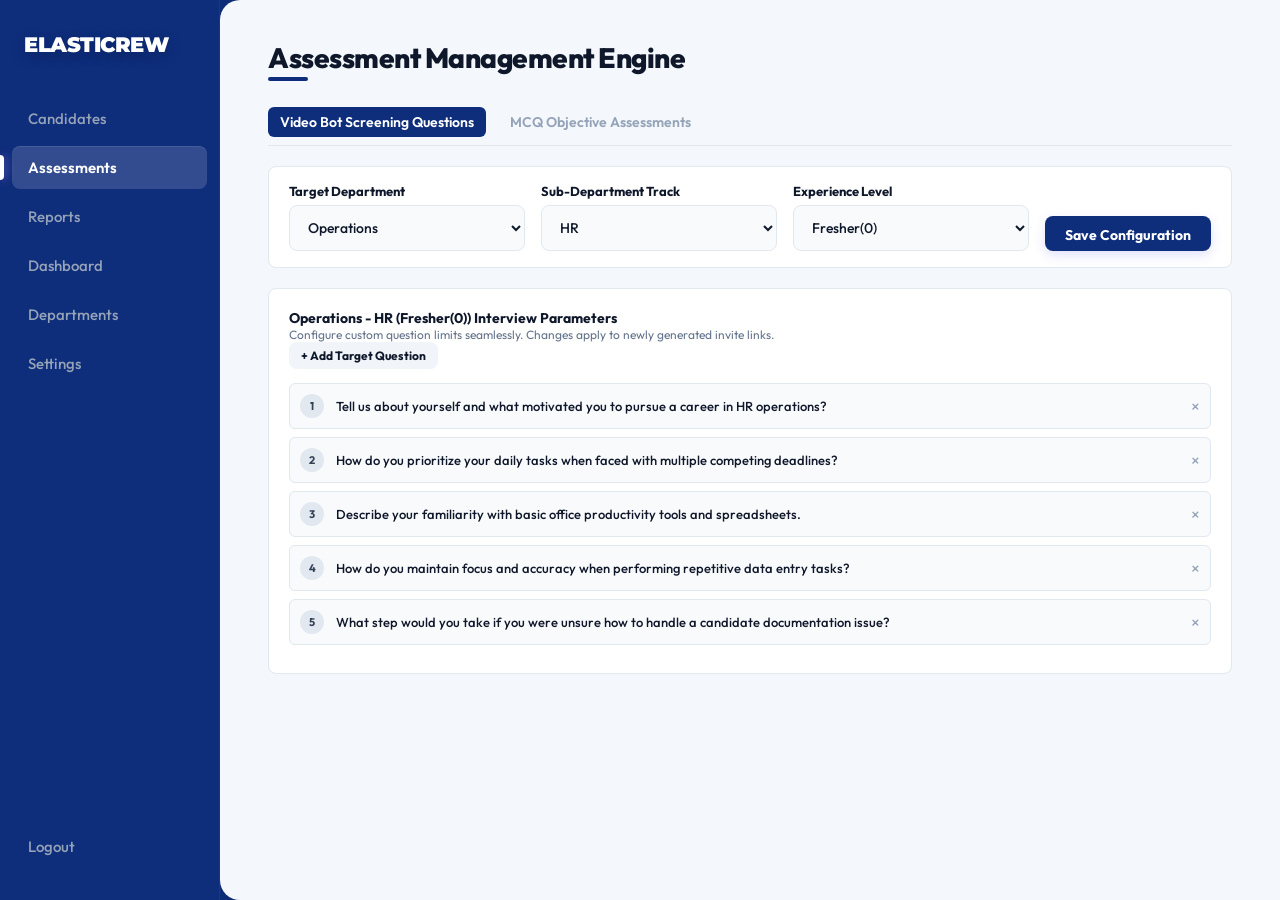
<file: assessments.html>
<!DOCTYPE html>
<html lang="en">
<head>
    <meta charset="UTF-8">
    <meta name="viewport" content="width=device-width, initial-scale=1.0">
    <title>Elasticrew - Assessments Engine</title>
    <link rel="stylesheet" href="style.css">
    <style>
        /* --- TASK TOGGLE NAV BAR --- */
        .assessment-toggle-bar {
            display: flex;
            gap: 12px;
            margin-bottom: 20px;
            border-bottom: 1px solid var(--border-subtle);
            padding-bottom: 8px;
        }
        .toggle-tab {
            font-size: 14px;
            font-weight: 600;
            color: var(--text-inactive);
            cursor: pointer;
            padding: 6px 12px;
            border-radius: 6px;
            transition: all 0.12s ease;
        }
        .toggle-tab.active {
            background-color: var(--primary-blue);
            color: #ffffff;
        }

        /* --- MATRIX CONFIGURATION PANEL --- */
        .matrix-filter-card {
            background: #ffffff;
            border: 1px solid var(--border-subtle);
            border-radius: 8px;
            padding: 16px 20px;
            margin-bottom: 20px;
            display: grid;
            grid-template-columns: repeat(3, 1fr) auto;
            gap: 16px;
            align-items: flex-end;
        }

        /* --- VIDEO BOT ROSTER STYLING --- */
        .question-builder-container {
            background: #ffffff;
            border: 1px solid var(--border-subtle);
            border-radius: 8px;
            padding: 20px;
        }
        .q-entry-row {
            display: flex;
            align-items: center;
            gap: 12px;
            padding: 10px;
            background: #f8fafc;
            border: 1px solid #e2e8f0;
            border-radius: 6px;
            margin-bottom: 8px;
        }
        .q-number-badge {
            background: #e2e8f0;
            color: #334155;
            font-weight: 700;
            font-size: 11px;
            width: 24px;
            height: 24px;
            border-radius: 50%;
            display: flex;
            align-items: center;
            justify-content: center;
            flex-shrink: 0;
        }
        .q-text-input { flex-grow: 1; border: none; background: transparent; font-size: 13px; color: var(--text-dark); font-weight: 500; }
        .q-text-input:focus { outline: none; }
        
        /* --- MCQ EXCEL TEMPLATE GRID --- */
        .excel-template-box {
            background: #ffffff;
            border: 1px solid #cbd5e1;
            border-radius: 8px;
            overflow: hidden;
            margin-top: 12px;
        }
        .excel-header-banner {
            background: #15803d;
            color: #ffffff;
            padding: 8px 16px;
            font-size: 12px;
            font-weight: 700;
            letter-spacing: 0.5px;
            display: flex;
            justify-content: space-between;
            align-items: center;
        }
        .excel-table {
            width: 100%;
            border-collapse: collapse;
            font-size: 12px;
            font-family: monospace;
        }
        .excel-table th { background: #f1f5f9; color: #475569; padding: 8px; border: 1px solid #cbd5e1; text-align: left; }
        .excel-table td { padding: 8px; border: 1px solid #cbd5e1; color: #334155; background: #fff; }

        .upload-dropzone {
            border: 2px dashed #cbd5e1;
            border-radius: 8px;
            padding: 32px;
            text-align: center;
            background: #f8fafc;
            cursor: pointer;
            margin-top: 16px;
            transition: all 0.15s ease;
        }
        .upload-dropzone:hover { border-color: #15803d; background: #f0fdf4; }
    </style>
</head>
<body>

    <!-- SIDEBAR MENU -->
    <nav class="sidebar">
        <div class="sidebar-header"><h1 class="sidebar-brand">ElastiCrew</h1></div>
        <ul class="nav-menu">
            <li class="nav-menu-item"><a href="candidates.html"><span>Candidates</span></a></li>
            <li class="nav-menu-item active"><a href="assessments.html"><span>Assessments</span></a></li>
            <li class="nav-menu-item"><a href="reports.html"><span>Reports</span></a></li>
            <li class="nav-menu-item"><a href="#"><span>Dashboard</span></a></li>
            <li class="nav-menu-item"><a href="departments.html"><span>Departments</span></a></li>
            <li class="nav-menu-item"><a href="#"><span>Settings</span></a></li>
        </ul>
        <div class="logout-container"><a href="#" class="logout-link"><span>Logout</span></a></div>
    </nav>

    <!-- MAIN CANVAS -->
    <main class="main-content">
        <header class="header-actions">
            <h1 class="page-title">Assessment Management Engine</h1>
        </header>

        <!-- SUB TAB TOGGLE CONTAINER -->
        <div class="assessment-toggle-bar">
            <div class="toggle-tab active" id="tabVideoBotBtn" onclick="switchAssessmentView('videobot')">Video Bot Screening Questions</div>
            <div class="toggle-tab" id="tabMcqBtn" onclick="switchAssessmentView('mcq')">MCQ Objective Assessments</div>
        </div>

        <!-- PROFILE ALLOCATION MATRIX FILTERS -->
        <div class="matrix-filter-card">
            <div class="form-group" style="margin-bottom:0;">
                <label style="margin-bottom:6px;">Target Department</label>
                <select id="matrixDept" class="form-control" onchange="syncSubDepartments()">
                    <option value="Operations">Operations</option>
                    <option value="Engineering">Engineering</option>
                </select>
            </div>
            <div class="form-group" style="margin-bottom:0;">
                <label style="margin-bottom:6px;">Sub-Department Track</label>
                <select id="matrixSubDept" class="form-control" onchange="loadConfiguredQuestions()">
                    <!-- Populated dynamically via JS -->
                </select>
            </div>
            <div class="form-group" style="margin-bottom:0;">
                <label style="margin-bottom:6px;">Experience Level</label>
                <select id="matrixExp" class="form-control" onchange="loadConfiguredQuestions()">
                    <option value="Fresher(0)">Fresher(0)</option>
                    <option value="Junior(1-3)">Junior(1-3)</option>
                    <option value="Mid Level(3-5)">Mid Level(3-5)</option>
                    <option value="Senior(5+)">Senior(5+)</option>
                    <option value="Lead(10+)">Lead(10+)</option>
                </select>
            </div>
            <button class="btn-submit" style="background-color: var(--primary-blue); height: 35px;" onclick="saveCurrentMatrixConfig()">Save Configuration</button>
        </div>

        <!-- PANEL A: INTERACTIVE VIDEO BOT WORKSPACE -->
        <div id="sectionVideoBot" class="question-builder-container">
            <div class="flex-between" style="margin-bottom: 14px;">
                <div>
                    <h3 style="font-size: 14px; font-weight:700; color: var(--text-dark);" id="videoCardTitle">Operations - HR (Fresher(0)) Interview Parameters</h3>
                    <p style="font-size:12px; color: var(--text-muted);">Configure custom question limits seamlessly. Changes apply to newly generated invite links.</p>
                </div>
                <button class="btn-secondary" style="padding: 6px 12px; font-size: 12px;" onclick="appendNewEmptyQuestion()">+ Add Target Question</button>
            </div>

            <!-- Question Stack Canvas -->
            <div id="videoQuestionStackBox">
                <!-- Injected dynamically based on experience matrix rules -->
            </div>
        </div>

        <!-- PANEL B: MCQ BULK SPREADSHEET UPLOADER -->
        <div id="sectionMcq" class="question-builder-container" style="display: none;">
            <div>
                <h3 style="font-size: 14px; font-weight:700; color: var(--text-dark);">Bulk Upload Objective Questions</h3>
                <p style="font-size:12px; color: var(--text-muted); margin-bottom: 16px;">Map questions directly to the selected profile by uploading your formatted spreadsheet.</p>
            </div>

            <!-- EXCEL STRUCTURAL TEMPLATE PREVIEW REFERENCE -->
            <div class="excel-template-box">
                <div class="excel-header-banner">
                    <span>📊 REQUIRED EXCEL TEMPLATE STRUCTURE (.XLSX Schema Reference)</span>
                    <span style="background: rgba(255,255,255,0.2); padding: 2px 6px; border-radius: 3px; font-size: 10px; cursor: pointer;">Download Blank Template</span>
                </div>
                <div style="overflow-x: auto;">
                    <table class="excel-table">
                        <thead>
                            <tr>
                                <th>QuestionText</th>
                                <th>OptionA</th>
                                <th>OptionB</th>
                                <th>OptionC</th>
                                <th>OptionD</th>
                                <th>CorrectAnswer</th>
                                <th>PointsValue</th>
                            </tr>
                        </thead>
                        <tbody>
                            <tr>
                                <td>What is the primary methodology used to optimize query performance in indexed tables?</td>
                                <td>Linear scanning algorithm loops</td>
                                <td>Composite B-Tree index node mapping</td>
                                <td>Asynchronous execution threads</td>
                                <td>Explicit structural casting</td>
                                <td>B</td>
                                <td>10</td>
                            </tr>
                            <tr>
                                <td>Which corporate protocol handles explicit cross-origin resource allocations natively?</td>
                                <td>CORS middleware header matrix</td>
                                <td>SMTP transport pipelines</td>
                                <td>GraphQL endpoint schema parsing</td>
                                <td>Basic base64 payload streams</td>
                                <td>A</td>
                                <td>5</td>
                            </tr>
                        </tbody>
                    </table>
                </div>
            </div>

            <!-- UPLOAD DROPZONE ELEMENT -->
            <div class="upload-dropzone" onclick="triggerNativeFileSelect()">
                <svg width="32" height="32" viewBox="0 0 24 24" fill="none" stroke="#15803d" stroke-width="2" style="margin-bottom: 8px;"><path d="M21 15v4a2 2 0 0 1-2 2H5a2 2 0 0 1-2-2v-4"></path><polyline points="17 8 12 3 7 8"></polyline><line x1="12" y1="3" x2="12" y2="15"></line></svg>
                <div style="font-size: 13px; font-weight: 700; color: #1e293b;">Click to browse or drop formatted Excel sheets here</div>
                <div style="font-size: 11px; color: var(--text-muted); margin-top: 4px;">Supports secure parsing for .xlsx and .csv files</div>
                <input type="file" id="nativeFileInput" style="display: none;" onchange="handleExcelUploadPayload(this)">
            </div>
        </div>
    </main>

    <!-- CODE INTERACTIVE ENGINE -->
    <script>
        // Updated mapping data matching your precise experience string structures
        const questionDatabaseMatrix = {
            "Operations|HR|Fresher(0)": [
                "Tell us about yourself and what motivated you to pursue a career in HR operations?",
                "How do you prioritize your daily tasks when faced with multiple competing deadlines?",
                "Describe your familiarity with basic office productivity tools and spreadsheets.",
                "How do you maintain focus and accuracy when performing repetitive data entry tasks?",
                "What step would you take if you were unsure how to handle a candidate documentation issue?"
            ],
            "Operations|HR|Junior(1-3)": [
                "Walk us through your experience coordinating candidate pipeline data loops.",
                "How do you handle internal compliance steps when onboarding fresh team rosters?",
                "What strategies do you use to manage scheduling timelines across varying time zones?",
                "Describe a situation where you successfully resolved a scheduling conflict between interviewers.",
                "Which applicant tracking system modules are you most proficient in utilizing?"
            ],
            "Operations|HR|Mid Level(3-5)": [
                "How do you optimize candidate screening touchpoints to improve overall pipeline conversions?",
                "Detail your process for audit-checking employee resource logs against localized labor rules.",
                "How do you address sudden drop-offs or bottleneck constraints within specific recruitment tracks?",
                "Describe your approach to training junior HR coordinators on system documentation policies.",
                "How do you leverage data reports to provide weekly pipeline summaries to department heads?"
            ],
            "Operations|HR|Senior(5+)": [
                "How do you design, execute, and scale regional recruitment operational frameworks from scratch?",
                "Detail your stakeholder management strategy when department heads request unrealistic allocation timelines.",
                "How do you mitigate compliance risks during large-scale, high-velocity hiring cycles?",
                "What key performance indicators (KPIs) do you prioritize to track overall HR operations health?",
                "Describe a time you completely overhauled a broken administrative workflow to save processing costs."
            ],
            "Operations|HR|Lead(10+)": [
                "How do you construct global workforce talent allocation models aligned with enterprise fiscal budgets?",
                "Explain your approach to implementing predictive AI assessment scoring systems across non-technical tracks.",
                "How do you manage, mentor, and inspire cross-functional operational teams across distributed international landscapes?",
                "Detail your corporate conflict resolution roadmap when handling sensitive executive team grievances.",
                "How do you design an adaptive operational agility model to survive sudden macroeconomic structural changes?"
            ],
            
            // Engineering Profile fallbacks
            "Engineering|Full Stack|Fresher(0)": [
                "What programming languages are you most comfortable with, and what projects have you built using them?",
                "Explain the difference between client-side rendering and server-side rendering.",
                "How do you test and debug your code when an unexpected application error occurs?"
            ],
            "Engineering|Full Stack|Junior(1-3)": [
                "Explain the exact event loop architecture execution paths inside production Node.js instances.",
                "How do you resolve complex asynchronous CORS exception loops within your Express route configurations?",
                "Detail your standard database optimization steps when dealing with slow lookup queries."
            ]
        };

        const trackRelations = {
            "Operations": ["HR", "Logistics", "Compliance"],
            "Engineering": ["Full Stack", "DevOps", "Data Platform"]
        };

        // DOM Pointers
        const matrixDept = document.getElementById('matrixDept');
        const matrixSubDept = document.getElementById('matrixSubDept');
        const matrixExp = document.getElementById('matrixExp');
        const videoQuestionStackBox = document.getElementById('videoQuestionStackBox');
        const videoCardTitle = document.getElementById('videoCardTitle');

        const sectionVideoBot = document.getElementById('sectionVideoBot');
        const sectionMcq = document.getElementById('sectionMcq');
        const tabVideoBotBtn = document.getElementById('tabVideoBotBtn');
        const tabMcqBtn = document.getElementById('tabMcqBtn');

        // Toggle View Tab System
        function switchAssessmentView(targetTab) {
            if (targetTab === 'videobot') {
                tabVideoBotBtn.classList.add('active');
                tabMcqBtn.classList.remove('active');
                sectionVideoBot.style.display = 'block';
                sectionMcq.style.display = 'none';
            } else {
                tabMcqBtn.classList.add('active');
                tabVideoBotBtn.classList.remove('active');
                sectionVideoBot.style.display = 'none';
                sectionMcq.style.display = 'block';
            }
        }

        // Sync track mappings dropdown selectors
        function syncSubDepartments() {
            const currentDept = matrixDept.value;
            matrixSubDept.innerHTML = '';
            trackRelations[currentDept].forEach(track => {
                const opt = document.createElement('option');
                opt.value = track;
                opt.textContent = track;
                matrixSubDept.appendChild(opt);
            });
            loadConfiguredQuestions();
        }

        // Render accurate length array questions based on matrix keys
        function loadConfiguredQuestions() {
            const key = `${matrixDept.value}|${matrixSubDept.value}|${matrixExp.value}`;
            videoCardTitle.innerText = `${matrixDept.value} - ${matrixSubDept.value} (${matrixExp.value}) Interview Parameters`;
            
            videoQuestionStackBox.innerHTML = '';
            
            // Fallback default set if matrix key path isn't explicitly seeded above
            const dynamicSet = questionDatabaseMatrix[key] || [
                "Please describe your technical background and experience level with core development tools.",
                "How do you ensure data accuracy and track exceptions within your workflow pipelines?",
                "Describe a challenging technical constraint you encountered and how you resolved it.",
                "How do you approach learning a completely new structural framework or corporate protocol?",
                "What methods do you employ to collaborate cleanly and share documentation within distributed engineering teams?"
            ];

            dynamicSet.forEach((qText, index) => {
                renderQuestionItemRow(index + 1, qText);
            });
        }

        function renderQuestionItemRow(num, text) {
            const row = document.createElement('div');
            row.className = 'q-entry-row';
            row.innerHTML = `
                <div class="q-number-badge">${num}</div>
                <input type="text" class="q-text-input" value="${text}">
                <button style="background:none; border:none; color:#94a3b8; font-size:16px; cursor:pointer;" onclick="this.closest('.q-entry-row').remove(); rebuildQuestionIndices();">&times;</button>
            `;
            videoQuestionStackBox.appendChild(row);
        }

        function appendNewEmptyQuestion() {
            const nextIndex = videoQuestionStackBox.getElementsByClassName('q-entry-row').length + 1;
            renderQuestionItemRow(nextIndex, "Enter custom target evaluation prompt text here...");
        }

        function rebuildQuestionIndices() {
            const rows = videoQuestionStackBox.getElementsByClassName('q-entry-row');
            Array.from(rows).forEach((row, i) => {
                row.querySelector('.q-number-badge').innerText = i + 1;
            });
        }

        function saveCurrentMatrixConfig() {
            alert(`Success: Question configuration pool set for ${matrixDept.value} -> ${matrixSubDept.value} (${matrixExp.value}) has been updated and locked.`);
        }

        // MCQ Upload Actions
        function triggerNativeFileSelect() { document.getElementById('nativeFileInput').click(); }
        function handleExcelUploadPayload(input) {
            if (input.files && input.files[0]) {
                alert(`Excel Parser Connected: Successfully uploaded "${input.files[0].name}". Objective questions parsed and mapped directly to the ${matrixSubDept.value} (${matrixExp.value}) evaluation profile schema.`);
                input.value = '';
            }
        }

        // Lifecycle Entry Initialization
        syncSubDepartments();
    </script>
</body>
</html>
</file>
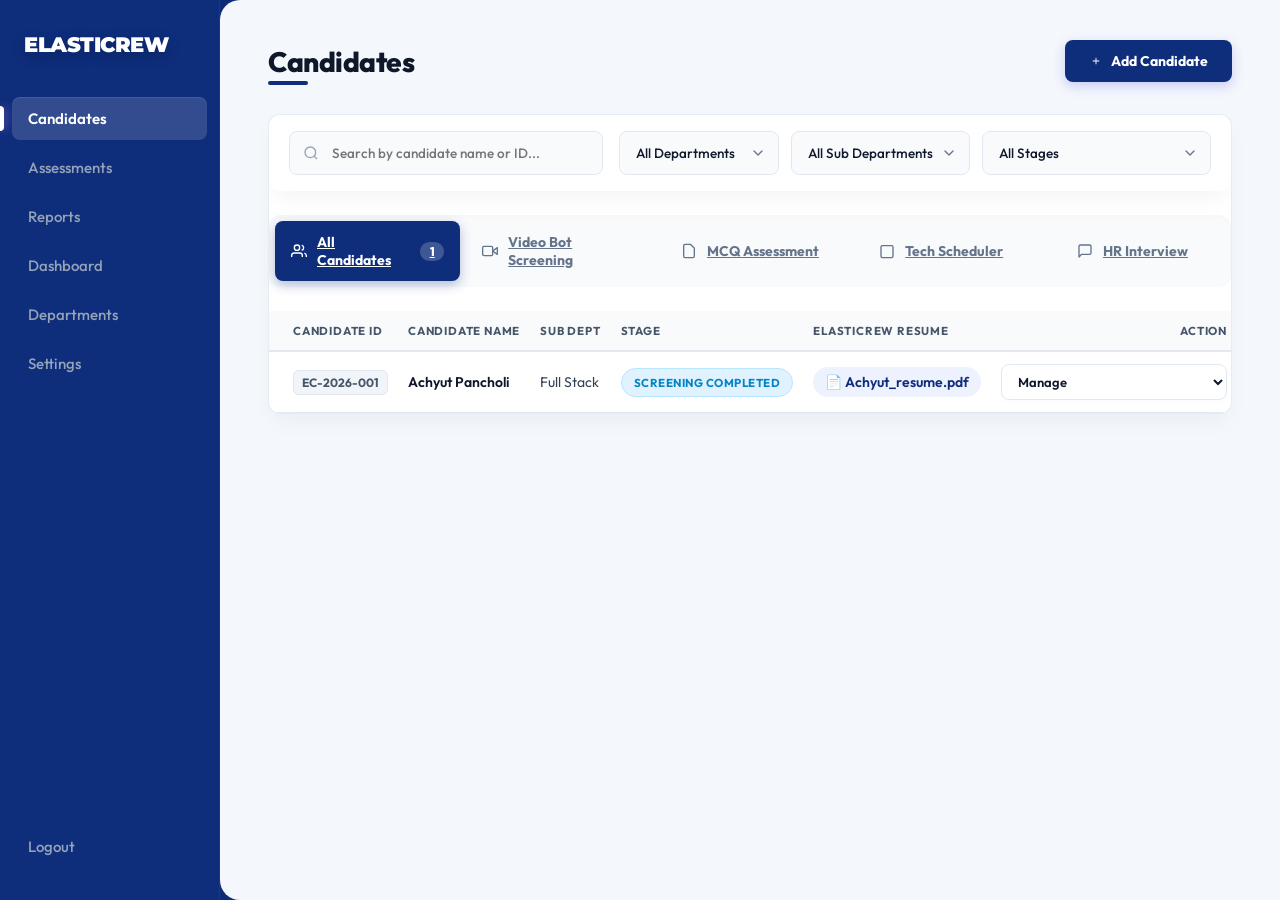
<file: candidates.html>
<!DOCTYPE html>
<html lang="en">
<head>
    <meta charset="UTF-8">
    <meta name="viewport" content="width=device-width, initial-scale=1.0">
    <title>Elasticrew - Candidate Management</title>
    <link rel="stylesheet" href="style.css">
</head>
<body>

    <!-- SIDEBAR MENU -->
    <nav class="sidebar">
        <div class="sidebar-header"><h1 class="sidebar-brand">ElastiCrew</h1></div>
        <ul class="nav-menu">
            <li class="nav-menu-item active"><a href="candidates.html"><span>Candidates</span></a></li>
            <li class="nav-menu-item"><a href="assessments.html"><span>Assessments</span></a></li>
            <li class="nav-menu-item"><a href="reports.html"><span>Reports</span></a></li>
            <li class="nav-menu-item"><a href="dashboard.html"><span>Dashboard</span></a></li>
            <li class="nav-menu-item"><a href="departments.html"><span>Departments</span></a></li>
            <li class="nav-menu-item"><a href="settings.html"><span>Settings</span></a></li>
        </ul>
        <div class="logout-container"><a href="#" class="logout-link"><span>Logout</span></a></div>
    </nav>

    <!-- MAIN CONTENT AREA -->
    <main class="main-content">
        <header class="header-actions">
            <h1 class="page-title">Candidates</h1>
            <button class="btn-add" id="openModalBtn">
                <svg width="14" height="14" viewBox="0 0 16 16" fill="currentColor"><path d="M8 4a.5.5 0 0 1 .5.5v3h3a.5.5 0 0 1 0 1h-3v3a.5.5 0 0 1-1 0v-3h-3a.5.5 0 0 1 0-1h3v-3A.5.5 0 0 1 8 4z"/></svg>
                Add Candidate
            </button>
        </header>

        <section class="candidates-section">
            <!-- FILTER AND SEARCH BAR -->
            <div class="filter-bar">
                <div class="search-box">
                    <svg width="16" height="16" viewBox="0 0 24 24" fill="none" stroke="currentColor" stroke-width="2"><circle cx="11" cy="11" r="8"></circle><line x1="21" y1="21" x2="16.65" y2="16.65"></line></svg>
                    <input type="text" id="searchName" placeholder="Search by candidate name or ID...">
                </div>
                <div class="filter-group">
                    <select id="filterDept" class="filter-select">
                        <option value="all">All Departments</option>
                        <option value="Engineering">Engineering</option>
                        <option value="Product">Product</option>
                        <option value="Design">Design</option>
                    </select>
                    <select id="filterSubDept" class="filter-select">
                        <option value="all">All Sub Departments</option>
                        <option value="Frontend">Frontend</option>
                        <option value="Backend">Backend</option>
                        <option value="Full Stack">Full Stack</option>
                        <option value="QA / Testing">QA / Testing</option>
                        <option value="UI/UX">UI/UX</option>
                    </select>
                    <select id="filterStage" class="filter-select">
                        <option value="all">All Stages</option>
                        <option value="Screening">Screening Pending</option>
                        <option value="Screening">Screening Completed</option>
                        <option value="Screening">MCQ Assessment Pending</option>
                        <option value="Screening">MCQ Assessment Completed</option>
                        <option value="Screening">Tech Interview Pending</option>
                        <option value="Screening">Tech Interview Completed</option>
                        <option value="Screening">Hr Interview Pending</option>
                        <option value="Screening">Hr Interview Completed</option>
                        <option value="Screening">Report Generated</option>
                        
                    </select>
                </div>
            </div>

        <!-- UPDATE THIS SECTION IN candidates.html -->
<div class="sub-nav-container">
    <!-- Active Tab points to itself -->
    <a href="candidates.html" class="sub-nav-tab active text-decoration-none">
        <svg class="tab-icon icon-blue" width="16" height="16" viewBox="0 0 24 24" fill="none" stroke="currentColor" stroke-width="2"><path d="M17 21v-2a4 4 0 0 0-4-4H5a4 4 0 0 0-4 4v2"></path><circle cx="9" cy="7" r="4"></circle><path d="M23 21v-2a4 4 0 0 0-3-3.87"></path><path d="M16 3.13a4 4 0 0 1 0 7.75"></path></svg>
        <span>All Candidates</span>
        <span class="count-pill" id="totalCountBubble">5</span>
    </a>
    
    <!-- Routing Tab points directly to screening.html -->
    <a href="screening.html" class="sub-nav-tab text-decoration-none">
        <svg class="tab-icon icon-purple" width="16" height="16" viewBox="0 0 24 24" fill="none" stroke="currentColor" stroke-width="2" stroke-linecap="round" stroke-linejoin="round"><path d="M23 7l-7 5 7 5V7z"></path><rect x="1" y="5" width="15" height="14" rx="2" ry="2"></rect></svg>
        <span>Video Bot Screening</span>
    </a>
    
    <!-- Future Pipeline Expansion Placeholders -->
    <a href="#" class="sub-nav-tab text-decoration-none">
        <svg class="tab-icon icon-blue-alt" width="16" height="16" viewBox="0 0 24 24" fill="none" stroke="currentColor" stroke-width="2" stroke-linecap="round" stroke-linejoin="round"><path d="M14 2H6a2 2 0 0 0-2 2v16a2 2 0 0 0 2 2h12a2 2 0 0 0 2-2V8z"></path></svg>
        <span>MCQ Assessment</span>
    </a>
    
    <a href="tech-scheduler.html" class="sub-nav-tab text-decoration-none">
        <svg class="tab-icon icon-green" width="16" height="16" viewBox="0 0 24 24" fill="none" stroke="currentColor" stroke-width="2" stroke-linecap="round" stroke-linejoin="round"><rect x="3" y="4" width="18" height="18" rx="2" ry="2"></rect></svg>
        <span>Tech Scheduler</span>
    </a>
    
    <a href="#" class="sub-nav-tab text-decoration-none">
        <svg class="tab-icon icon-amber" width="16" height="16" viewBox="0 0 24 24" fill="none" stroke="currentColor" stroke-width="2" stroke-linecap="round" stroke-linejoin="round"><path d="M21 15a2 2 0 0 1-2 2H7l-4 4V5a2 2 0 0 1 2-2h14a2 2 0 0 1 2 2z"></path></svg>
        <span>HR Interview</span>
    </a>
</div>

            <!-- CANDIDATES TABLE -->
            <table class="candidate-table" id="candidatesTable">
                <thead>
                    <tr>
                        <th>Candidate ID</th>
                        <th>Candidate Name</th>
                        <th>Sub Dept</th>
                        <th>Stage</th>
                        <th>ElastiCrew Resume</th>
                        <th style="text-align: right; padding-right: 24px;">Action</th>
                    </tr>
                </thead>
                <tbody id="candidateListBody">
                    <tr class="candidate-row" data-id="EC-2026-001" data-name="Achyut Pancholi" data-dept="Engineering" data-subdept="Full Stack" data-stage="Video Bot Screening Completed">
                        <td><span class="id-badge">EC-2026-001</span></td>
                        <td><strong>Achyut Pancholi</strong></td>
                        <td>Full Stack</td>
                        <td><span class="stage-tag shortlisted">Screening Completed</span></td>
                        <td><span class="resume-tag">📄 Achyut_resume.pdf</span></td>
                        <td style="text-align: right;">
                            <select class="action-dropdown" onchange="handleAction(this)">
                                <option value="" disabled selected>Manage</option>
                                <option value="video">Send Video Bot Invite</option>
                                <option value="mcq">Send MCQ Assessment Invite</option>
                                <option value="tech">Send Technical Interview Invite</option>
                                <option value="hr">Send HR Interview Invite</option>
                                <option value="delete" class="danger-option">Delete Candidate</option>
                            </select>
                        </td>
                    </tr>
                </tbody>
            </table>
            <div id="noResults" class="empty-state" style="display: none;">No candidates found in this view context.</div>
        </section>
    </main>

    <!-- MODAL 1: FIXED ADD CANDIDATE MODAL -->
    <div class="modal-overlay" id="modalOverlay">
        <div class="modal-card">
            <h2 class="modal-header">Add New Candidate</h2>
            <form id="candidateForm">
                <div class="form-group">
                    <label for="department">Department</label>
                    <select id="department" class="form-control" required>
                        <option value="" disabled selected>Select Department</option>
                        <option value="Engineering">Engineering</option>
                        <option value="Product">Product</option>
                        <option value="Design">Design</option>
                    </select>
                </div>
                <div class="form-group">
                    <label for="subDepartment">Sub Department</label>
                    <select id="subDepartment" class="form-control" required>
                        <option value="" disabled selected>Select Sub Department</option>
                        <option value="Frontend">Frontend</option>
                        <option value="Backend">Backend</option>
                        <option value="Full Stack">Full Stack</option>
                        <option value="QA / Testing">QA / Testing</option>
                        <option value="UI/UX">UI/UX</option>
                    </select>
                </div>
                <div class="form-group">
                    <label for="experience">Experience</label>
                    <select id="experience" class="form-control" required>
                        <option value="" disabled selected>Select Experience Level</option>
                        <option value="Fresher (0 Years)">Fresher (0 Years)</option>
                        <option value="Junior (1-3 Years)">Junior (1-3 Years)</option>
                        <option value="Mid-Level (3-5 Years)">Mid-Level (3-5 Years)</option>
                        <option value="Senior (5+ Years)">Senior (5+ Years)</option>
                        <option value="Lead (10+ Years)">Lead (10+ Years)</option>
                    </select>
                </div>
                <div class="form-group">
                    <label for="resume">Upload Resume</label>
                    <input type="file" id="resume" class="form-control" accept=".pdf,.doc,.docx" required>
                </div>
                <div class="modal-actions">
                    <button type="button" class="btn-secondary" id="closeModalBtn">Cancel</button>
                    <button type="submit" class="btn-submit">Add Candidate</button>
                </div>
            </form>
        </div>
    </div>

    <!-- MODAL 2: EMAIL INVITATION MODAL -->
    <div class="modal-overlay" id="emailModalOverlay">
        <div class="modal-card email-modal-card">
            <h2 class="modal-header">Video Bot AI Interview Invitation</h2>
            <form id="emailInviteForm">
                <div class="form-group">
                    <label for="senderEmail">Sender</label>
                    <input type="email" id="senderEmail" class="form-control" value="hr@elasticrew.com" readonly>
                </div>
                <div class="form-group">
                    <label for="candidateEmail">Candidate Email (Parsed from Resume)</label>
                    <input type="email" id="candidateEmail" class="form-control" readonly>
                </div>
                <div class="form-group">
                    <label for="emailSubject">Subject</label>
                    <input type="text" id="emailSubject" class="form-control" value="Action Required: Complete your Video AI Screening with ElastiCrew" required>
                </div>
                <div class="form-group">
                    <label for="emailBody">Email Message Body</label>
                    <textarea id="emailBody" class="form-control textarea-body" rows="8" required></textarea>
                </div>
                <div class="modal-actions">
                    <button type="button" class="btn-secondary" id="closeEmailModalBtn">Cancel</button>
                    <button type="submit" class="btn-submit dispatch-btn">Send Invite</button>
                </div>
            </form>
        </div>
    </div>

    <!-- REFACTORED DESKTOP APPS ENGINE Runtime Logic -->
    <script>
        const openModalBtn = document.getElementById('openModalBtn');
        const closeModalBtn = document.getElementById('closeModalBtn');
        const modalOverlay = document.getElementById('modalOverlay');
        const candidateForm = document.getElementById('candidateForm');
        const candidateListBody = document.getElementById('candidateListBody');
        const noResults = document.getElementById('noResults');
        const totalCountBubble = document.getElementById('totalCountBubble');

        const emailModalOverlay = document.getElementById('emailModalOverlay');
        const closeEmailModalBtn = document.getElementById('closeEmailModalBtn');
        const emailInviteForm = document.getElementById('emailInviteForm');
        const candidateEmailInput = document.getElementById('candidateEmail');
        const emailBodyTextArea = document.getElementById('emailBody');

        const searchName = document.getElementById('searchName');
        const filterDept = document.getElementById('filterDept');
        const filterSubDept = document.getElementById('filterSubDept');
        const filterStage = document.getElementById('filterStage');

        let currentIdCounter = 2;
        let activeRowForEmail = null;
        let activeSubViewTab = 'all';

        function toggleModal(show) {
            if (show) modalOverlay.classList.add('active');
            else { modalOverlay.classList.remove('active'); candidateForm.reset(); }
        }
        
        function toggleEmailModal(show) {
            if (show) emailModalOverlay.classList.add('active');
            else { emailModalOverlay.classList.remove('active'); emailInviteForm.reset(); activeRowForEmail = null; }
        }

        openModalBtn.addEventListener('click', () => toggleModal(true));
        closeModalBtn.addEventListener('click', () => toggleModal(false));
        closeEmailModalBtn.addEventListener('click', () => toggleEmailModal(false));

        modalOverlay.addEventListener('click', (e) => { if (e.target === modalOverlay) toggleModal(false); });
        emailModalOverlay.addEventListener('click', (e) => { if (e.target === emailModalOverlay) toggleEmailModal(false); });

        function cleanNameFromFilename(filename) {
            let name = filename.substring(0, filename.lastIndexOf('.')) || filename;
            name = name.replace(/[-_]/g, ' ');
            name = name.replace(/\b(resume|cv|file|update|eng|design|job)\b/gi, '');
            return name.replace(/\s+/g, ' ').trim().replace(/\b\w/g, c => c.toUpperCase()) || "New Candidate";
        }

        function filterCandidates() {
            const query = searchName.value.toLowerCase().trim();
            const deptValue = filterDept.value;
            const subDeptValue = filterSubDept.value;
            const stageValue = filterStage.value;
            const rows = candidateListBody.getElementsByClassName('candidate-row');
            
            let visibleCount = 0;
            totalCountBubble.innerText = rows.length;

            for (let row of rows) {
                const id = row.getAttribute('data-id').toLowerCase();
                const name = row.getAttribute('data-name').toLowerCase();
                const dept = row.getAttribute('data-dept');
                const subdept = row.getAttribute('data-subdept');
                const stage = row.getAttribute('data-stage').toLowerCase();

                const matchesSearch = name.includes(query) || id.includes(query);
                const matchesDept = (deptValue === 'all' || dept === deptValue);
                const matchesSubDept = (subDeptValue === 'all' || subdept === subDeptValue);
                const matchesStage = (stageValue === 'all' || row.getAttribute('data-stage') === stageValue);
                
                let matchesSubTab = true;
                if (activeSubViewTab === 'video') matchesSubTab = stage.includes('screening') || stage.includes('interviewing');
                // Extension hooks for other custom workflow tabs can map here seamlessly

                if (matchesSearch && matchesDept && matchesSubDept && matchesStage && matchesSubTab) { 
                    row.style.display = ''; 
                    visibleCount++; 
                } else { 
                    row.style.display = 'none'; 
                }
            }
            noResults.style.display = visibleCount === 0 ? 'block' : 'none';
        }

        function switchSubTab(clickedButton) {
            document.querySelectorAll('.sub-nav-tab').forEach(btn => btn.classList.remove('active'));
            clickedButton.classList.add('active');
            activeSubViewTab = clickedButton.getAttribute('data-tab');
            filterCandidates();
        }

        searchName.addEventListener('input', filterCandidates);
        filterDept.addEventListener('change', filterCandidates);
        filterSubDept.addEventListener('change', filterCandidates);
        filterStage.addEventListener('change', filterCandidates);

        function handleAction(dropdown) {
            const selectedAction = dropdown.value;
            const row = dropdown.closest('.candidate-row');
            if (!row) return;
            const candidateName = row.getAttribute('data-name');

            if (selectedAction === 'delete') {
                if (confirm(`Are you sure you want to completely delete ${candidateName}?`)) {
                    row.remove();
                    filterCandidates();
                }
                dropdown.value = "";
            } 
            else if (selectedAction === 'video') {
                activeRowForEmail = row;
                const parsedEmail = `${candidateName.toLowerCase().replace(/\s+/g, '.')}@example.com`;
                candidateEmailInput.value = parsedEmail;
                emailBodyTextArea.value = `Hi ${candidateName},\n\nPlease complete your Video AI Screening with ElastiCrew using the secure connection dashboard link.\n\nBest regards,\nElastiCrew Management`;
                toggleEmailModal(true);
                dropdown.value = "";
            }
            else if (selectedAction !== "") {
                alert(`Invite dispatched for "${dropdown.options[dropdown.selectedIndex].text}" to ${candidateName}.`);
                dropdown.value = "";
            }
        }

        emailInviteForm.addEventListener('submit', function(e) {
            e.preventDefault();
            if (activeRowForEmail) {
                activeRowForEmail.setAttribute('data-stage', 'Interviewing');
                activeRowForEmail.cells[3].innerHTML = `<span class="stage-tag interviewing">Interviewing</span>`;
                alert("Video Bot Invite Dispatched!");
                toggleEmailModal(false);
                filterCandidates();
            }
        });

        // FIXED SUBMISSION LIFECYCLE
        candidateForm.addEventListener('submit', function(e) {
            e.preventDefault();
            
            const dept = document.getElementById('department').value;
            const subDept = document.getElementById('subDepartment').value;
            const exp = document.getElementById('experience').value;
            const resumeFile = document.getElementById('resume').files[0];

            if (!resumeFile) return;

            const computedName = cleanNameFromFilename(resumeFile.name);
            const computedId = `EC-2026-00${currentIdCounter++}`;
            const defaultStage = 'Screening';

            const newRow = document.createElement('tr');
            newRow.className = 'candidate-row';
            newRow.setAttribute('data-id', computedId); 
            newRow.setAttribute('data-name', computedName);
            newRow.setAttribute('data-dept', dept); 
            newRow.setAttribute('data-subdept', subDept); 
            newRow.setAttribute('data-stage', defaultStage);

            newRow.innerHTML = `
                <td><span class="id-badge">${computedId}</span></td>
                <td><strong>${computedName}</strong></td>
                <td>${subDept}</td>
                <td><span class="stage-tag screening">${defaultStage}</span></td>
                <td><span class="resume-tag">📄 ${resumeFile.name}</span></td>
                <td style="text-align: right;">
                    <select class="action-dropdown" onchange="handleAction(this)">
                        <option value="" disabled selected>Manage Actions</option>
                        <option value="video">Send Video Bot Invite</option>
                        <option value="mcq">Send MCQ Assessment Invite</option>
                        <option value="tech">Send Technical Interview Invite</option>
                        <option value="hr">Send HR Interview Invite</option>
                        <option value="delete" class="danger-option">Delete Candidate</option>
                    </select>
                </td>
            `;

            candidateListBody.appendChild(newRow);
            toggleModal(false);
            filterCandidates();
        });

        // Initialize Runtime setup
        filterCandidates();
    </script>
</body>
</html>
</file>
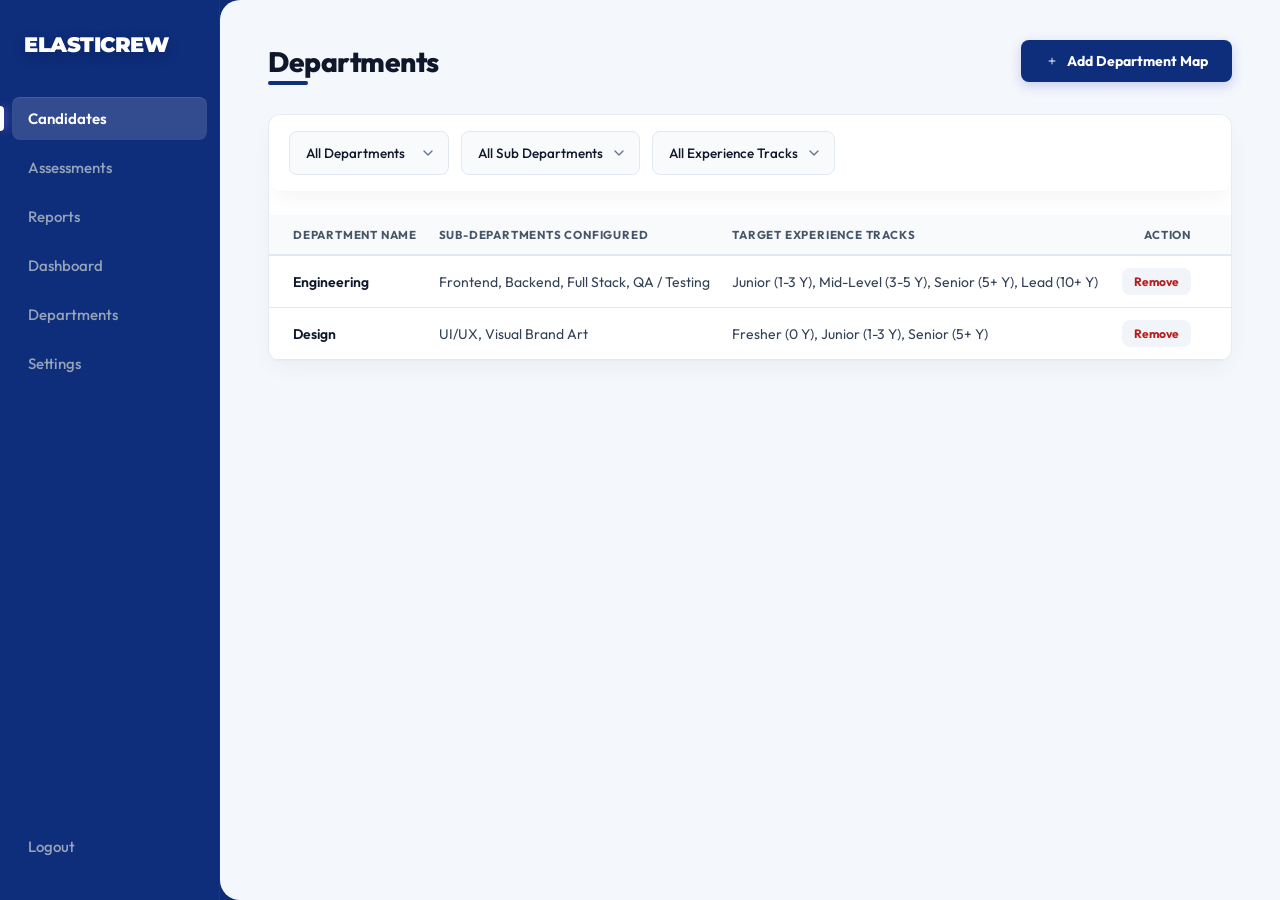
<file: departments.html>
<!DOCTYPE html>
<html lang="en">
<head>
    <meta charset="UTF-8">
    <meta name="viewport" content="width=device-width, initial-scale=1.0">
    <title>Elasticrew - Department Configuration</title>
    <link rel="stylesheet" href="style.css">
</head>
<body>

    <!-- --- UNIFIED NAVY SIDEBAR MENU --- -->
    <nav class="sidebar">
        <div class="sidebar-header">
            <h1 class="sidebar-brand">ElastiCrew</h1>
        </div>
        <ul class="nav-menu">
          
       <li class="nav-menu-item active"><a href="candidates.html"><span>Candidates</span></a></li>
            <li class="nav-menu-item"><a href="assessments.html"><span>Assessments</span></a></li>
            <li class="nav-menu-item"><a href="reports.html"><span>Reports</span></a></li>
            <li class="nav-menu-item"><a href="dashboard.html"><span>Dashboard</span></a></li>
            <li class="nav-menu-item"><a href="departments.html"><span>Departments</span></a></li>
            <li class="nav-menu-item"><a href="settings.html"><span>Settings</span></a></li>
        </ul>
        <div class="logout-container"><a href="#" class="logout-link"><span>Logout</span></a></div>
    </nav>

    <!-- MAIN CONTENT AREA -->
    <main class="main-content">
        <header class="header-actions">
            <h1 class="page-title">Departments</h1>
            <button class="btn-add" id="openDeptModalBtn">
                <svg width="14" height="14" viewBox="0 0 16 16" fill="currentColor"><path d="M8 4a.5.5 0 0 1 .5.5v3h3a.5.5 0 0 1 0 1h-3v3a.5.5 0 0 1-1 0v-3h-3a.5.5 0 0 1 0-1h3v-3A.5.5 0 0 1 8 4z"/></svg>
                Add Department Map
            </button>
        </header>

        <!-- DEPARTMENTS CONFIGURATION BOARD -->
        <section class="candidates-section">
            
            <!-- MULTI-FILTER BAR ENGINE -->
            <div class="filter-bar">
                <div class="filter-group" style="width: 100%; justify-content: flex-start;">
                    <select id="filterDeptName" class="filter-select">
                        <option value="all">All Departments</option>
                        <option value="Engineering">Engineering</option>
                        <option value="Design">Design</option>
                        <option value="Product">Product</option>
                        <option value="Operations">Operations</option>
                    </select>

                    <select id="filterSubDeptName" class="filter-select">
                        <option value="all">All Sub Departments</option>
                        <option value="Frontend">Frontend</option>
                        <option value="Backend">Backend</option>
                        <option value="Full Stack">Full Stack</option>
                        <option value="QA / Testing">QA / Testing</option>
                        <option value="UI/UX">UI/UX</option>
                        <option value="Visual Brand Art">Visual Brand Art</option>
                    </select>

                    <select id="filterExpTrack" class="filter-select">
                        <option value="all">All Experience Tracks</option>
                        <option value="Fresher">Fresher (0 Y)</option>
                        <option value="Junior">Junior (1-3 Y)</option>
                        <option value="Mid-Level">Mid-Level (3-5 Y)</option>
                        <option value="Senior">Senior (5+ Y)</option>
                        <option value="Lead">Lead (10+ Y)</option>
                    </select>
                </div>
            </div>

            <!-- CONFIGURATION DATA LIST -->
            <table class="candidate-table" id="deptTable">
                <thead>
                    <tr>
                        <th>Department Name</th>
                        <th>Sub-Departments Configured</th>
                        <th>Target Experience Tracks</th>
                        <th style="text-align: right; padding-right: 24px;">Action</th>
                    </tr>
                </thead>
                <tbody id="deptListBody">
                    <tr class="dept-row" data-dept="Engineering" data-subdepts="Frontend, Backend, Full Stack, QA / Testing" data-exps="Junior (1-3 Y), Mid-Level (3-5 Y), Senior (5+ Y), Lead (10+ Y)">
                        <td><strong>Engineering</strong></td>
                        <td>Frontend, Backend, Full Stack, QA / Testing</td>
                        <td>Junior (1-3 Y), Mid-Level (3-5 Y), Senior (5+ Y), Lead (10+ Y)</td>
                        <td style="text-align: right;">
                            <button class="btn-secondary" style="padding: 6px 12px; font-size: var(--font-size-small); color: #b91c1c;" onclick="removeDeptRow(this)">Remove</button>
                        </td>
                    </tr>
                    <tr class="dept-row" data-dept="Design" data-subdepts="UI/UX, Visual Brand Art" data-exps="Fresher (0 Y), Junior (1-3 Y), Senior (5+ Y)">
                        <td><strong>Design</strong></td>
                        <td>UI/UX, Visual Brand Art</td>
                        <td>Fresher (0 Y), Junior (1-3 Y), Senior (5+ Y)</td>
                        <td style="text-align: right;">
                            <button class="btn-secondary" style="padding: 6px 12px; font-size: var(--font-size-small); color: #b91c1c;" onclick="removeDeptRow(this)">Remove</button>
                        </td>
                    </tr>
                </tbody>
            </table>
            <div id="noDeptResults" class="empty-state" style="display: none;">No configuration profiles match selected filter matrix criteria.</div>
        </section>
    </main>

    <!-- CONFIGURATION POPUP MODAL -->
    <div class="modal-overlay" id="deptModalOverlay">
        <div class="modal-card">
            <h2 class="modal-header">Configure Department Architecture</h2>
            <form id="deptConfigForm">
                
                <!-- SELECT OR CREATE DROPDOWN CONTAINER -->
                <div class="form-group">
                    <label for="newMasterDept">Core Department</label>
                    <select id="newMasterDept" class="form-control" required onchange="handleDeptSelection(this)">
                        <option value="" disabled selected>Select Master Department</option>
                        <option value="Engineering">Engineering</option>
                        <option value="Product">Product</option>
                        <option value="Design">Design</option>
                        <option value="Operations">Operations</option>
                        <option value="CUSTOM_NEW" style="font-weight: 600; color: var(--primary-blue);">+ Add New Department</option>
                    </select>
                </div>

                <!-- DYNAMICALLY HIDDEN TEXT FIELD FOR NEW ENTRIES -->
                <div class="form-group" id="customDeptInputGroup" style="display: none; padding-left: 12px; border-left: 3px solid var(--primary-blue);">
                    <label for="customDeptName">New Department Name</label>
                    <input type="text" id="customDeptName" class="form-control" placeholder="Enter custom department title (e.g., Marketing)">
                </div>

                <div class="form-group">
                    <label for="newSubDepts">Sub-Departments (Comma Separated Tokens)</label>
                    <input type="text" id="newSubDepts" class="form-control" placeholder="e.g., Frontend, Backend, Full Stack" required>
                </div>

                <div class="form-group">
                    <label>Target Interview Experience Streams</label>
                    <div style="display: grid; grid-template-columns: 1fr 1fr; gap: 10px; padding: 10px 0; font-size: var(--font-size-body);">
                        <label style="font-weight: 500; cursor: pointer;"><input type="checkbox" name="expTrack" value="Fresher (0 Y)" style="margin-right: 6px;"> Fresher (0 Years)</label>
                        <label style="font-weight: 500; cursor: pointer;"><input type="checkbox" name="expTrack" value="Junior (1-3 Y)" style="margin-right: 6px;"> Junior (1-3 Years)</label>
                        <label style="font-weight: 500; cursor: pointer;"><input type="checkbox" name="expTrack" value="Mid-Level (3-5 Y)" style="margin-right: 6px;"> Mid-Level (3-5 Years)</label>
                        <label style="font-weight: 500; cursor: pointer;"><input type="checkbox" name="expTrack" value="Senior (5+ Y)" style="margin-right: 6px;"> Senior (5+ Years)</label>
                        <label style="font-weight: 500; cursor: pointer;"><input type="checkbox" name="expTrack" value="Lead (10+ Y)" style="margin-right: 6px;"> Lead (10+ Years)</label>
                    </div>
                </div>

                <div class="modal-actions">
                    <button type="button" class="btn-secondary" id="closeDeptModalBtn">Cancel</button>
                    <button type="submit" class="btn-submit">Register Unit</button>
                </div>
            </form>
        </div>
    </div>

    <!-- REACTIVE RENDERING LOGIC PIPELINE -->
    <script>
        const openDeptModalBtn = document.getElementById('openDeptModalBtn');
        const closeDeptModalBtn = document.getElementById('closeDeptModalBtn');
        const deptModalOverlay = document.getElementById('deptModalOverlay');
        const deptConfigForm = document.getElementById('deptConfigForm');
        const deptListBody = document.getElementById('deptListBody');
        
        // Target Form Elements
        const selectDeptField = document.getElementById('newMasterDept');
        const customDeptInputGroup = document.getElementById('customDeptInputGroup');
        const customDeptNameInput = document.getElementById('customDeptName');
        
        // Filter Handles
        const filterDeptName = document.getElementById('filterDeptName');
        const filterSubDeptName = document.getElementById('filterSubDeptName');
        const filterExpTrack = document.getElementById('filterExpTrack');
        const noDeptResults = document.getElementById('noDeptResults');

        function toggleDeptModal(show) {
            if (show) deptModalOverlay.classList.add('active');
            else { 
                deptModalOverlay.classList.remove('active'); 
                deptConfigForm.reset(); 
                customDeptInputGroup.style.display = 'none';
                customDeptNameInput.removeAttribute('required');
            }
        }

        openDeptModalBtn.addEventListener('click', () => toggleDeptModal(true));
        closeDeptModalBtn.addEventListener('click', () => toggleDeptModal(false));
        deptModalOverlay.addEventListener('click', (e) => { if (e.target === deptModalOverlay) toggleDeptModal(false); });

        // Evaluates whether to reveal the new custom text input box
        function handleDeptSelection(select) {
            if (select.value === 'CUSTOM_NEW') {
                customDeptInputGroup.style.display = 'block';
                customDeptNameInput.setAttribute('required', 'true');
                customDeptNameInput.focus();
            } else {
                customDeptInputGroup.style.display = 'none';
                customDeptNameInput.removeAttribute('required');
                customDeptNameInput.value = '';
            }
        }

        // Relational Filter Logic Pipeline
        function filterDepartments() {
            const selectedDept = filterDeptName.value;
            const selectedSubDept = filterSubDeptName.value.toLowerCase();
            const selectedExp = filterExpTrack.value;
            
            const rows = deptListBody.getElementsByClassName('dept-row');
            let visibleCounter = 0;

            for (let row of rows) {
                const rowDept = row.getAttribute('data-dept');
                const rowSubDepts = row.getAttribute('data-subdepts').toLowerCase();
                const rowExps = row.getAttribute('data-exps');

                const matchesDept = (selectedDept === 'all' || rowDept === selectedDept);
                const matchesSubDept = (selectedSubDept === 'all' || rowSubDepts.includes(selectedSubDept));
                const matchesExp = (selectedExp === 'all' || rowExps.includes(selectedExp));

                if (matchesDept && matchesSubDept && matchesExp) {
                    row.style.display = '';
                    visibleCounter++;
                } else {
                    row.style.display = 'none';
                }
            }
            noDeptResults.style.display = visibleCounter === 0 ? 'block' : 'none';
        }

        filterDeptName.addEventListener('change', filterDepartments);
        filterSubDeptName.addEventListener('change', filterDepartments);
        filterExpTrack.addEventListener('change', filterDepartments);

        function removeDeptRow(button) {
            if (confirm("Are you certain you want to tear down this configured department profile block?")) {
                button.closest('.dept-row').remove();
                filterDepartments();
            }
        }

        // Form Registration Pipe
        deptConfigForm.addEventListener('submit', function(e) {
            e.preventDefault();

            // Resolve raw value depending on selected mode context
            let finalMasterDept = selectDeptField.value;
            if (finalMasterDept === 'CUSTOM_NEW') {
                finalMasterDept = customDeptNameInput.value.trim();
                
                // Capitalize correctly for visual consistency
                finalMasterDept = finalMasterDept.charAt(0).toUpperCase() + finalMasterDept.slice(1);

                // Engineering Inject: Feed the newly made value back to the selection nodes automatically
                const newDropdownOption = document.createElement('option');
                newDropdownOption.value = finalMasterDept;
                newDropdownOption.textContent = finalMasterDept;
                
                // Insert it right before the "+ Add New Department" toggle slot
                selectDeptField.insertBefore(newDropdownOption, selectDeptField.lastElementChild);
                
                // Also add it into our dashboard header filters dynamically
                const filterOption = document.createElement('option');
                filterOption.value = finalMasterDept;
                filterOption.textContent = finalMasterDept;
                filterDeptName.appendChild(filterOption);
            }

            const subTitleTokens = document.getElementById('newSubDepts').value.trim();
            const checkedBoxes = document.querySelectorAll('input[name="expTrack"]:checked');
            let selectedExps = [];
            checkedBoxes.forEach(cb => selectedExps.push(cb.value));

            if (selectedExps.length === 0) {
                alert("Please select at least one experience track segment.");
                return;
            }

            const formattedExpString = selectedExps.join(', ');

            const newRow = document.createElement('tr');
            newRow.className = 'dept-row';
            newRow.setAttribute('data-dept', finalMasterDept);
            newRow.setAttribute('data-subdepts', subTitleTokens);
            newRow.setAttribute('data-exps', formattedExpString);

            newRow.innerHTML = `
                <td><strong>${finalMasterDept}</strong></td>
                <td>${subTitleTokens}</td>
                <td>${formattedExpString}</td>
                <td style="text-align: right;">
                    <button class="btn-secondary" style="padding: 6px 12px; font-size: var(--font-size-small); color: #b91c1c;" onclick="removeDeptRow(this)">Remove</button>
                </td>
            `;

            deptListBody.appendChild(newRow);
            toggleDeptModal(false);
            filterDepartments();
        });
    </script>
</body>
</html>
</file>
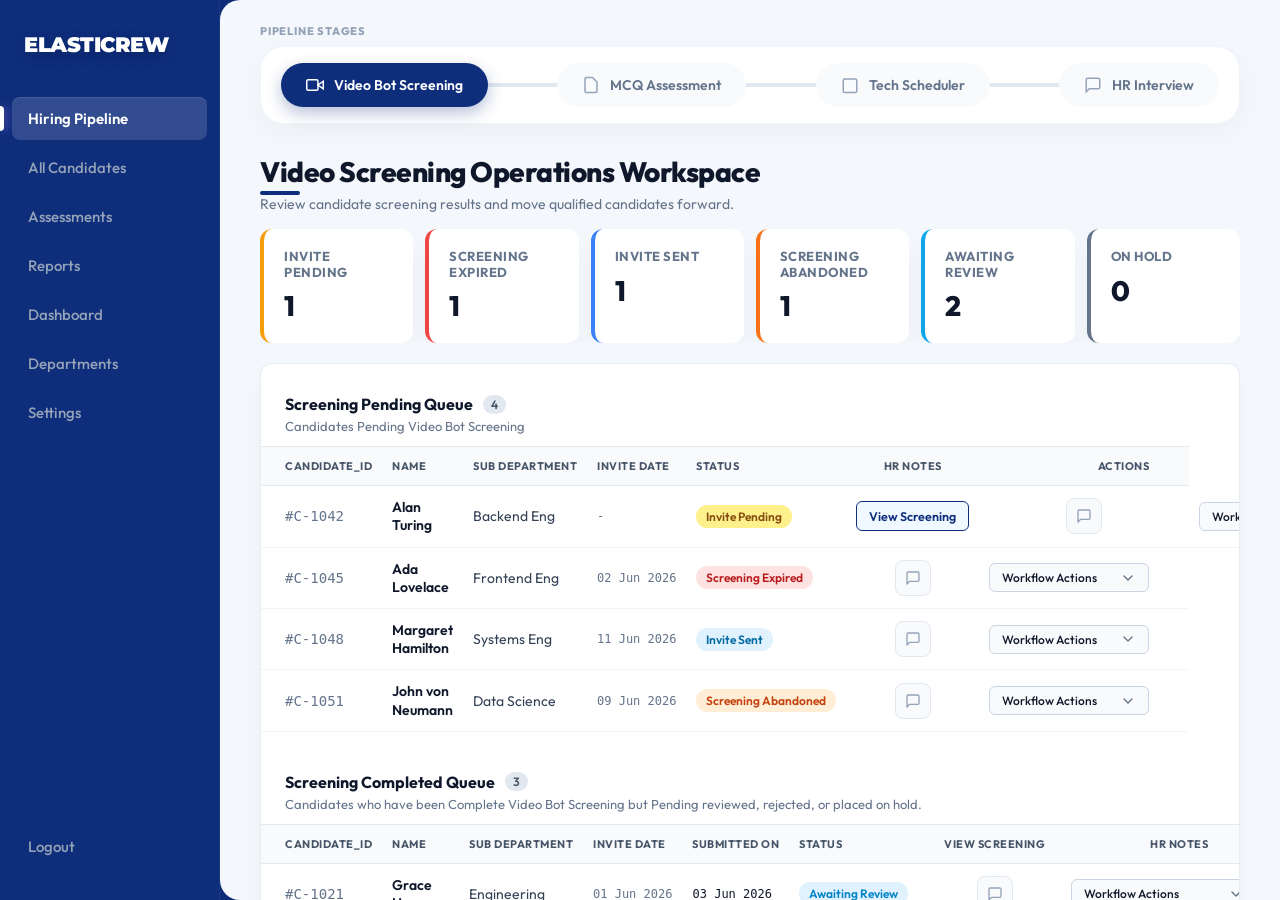
<file: hiring-pipeline.html>
<!DOCTYPE html>
<html lang="en">

<head>
    <meta http-equiv="Cache-Control" content="no-cache, no-store, must-revalidate">
    <meta http-equiv="Pragma" content="no-cache">
    <meta http-equiv="Expires" content="0">
    <meta charset="UTF-8">
    <meta name="viewport" content="width=device-width, initial-scale=1.0">
    <title>Elasticrew - Video Bot Screening</title>
    <link rel="stylesheet" href="style.css">
    <style>
        /* --- HIGH GRAPHIC VERTICAL GRID ALIGNMENT OVERRIDES --- */
        .grid-layout-th,
        .grid-layout-td {
            padding: 14px 16px;
            text-align: left;
            vertical-align: middle;
        }

        /* Strict column width constraints to enforce perfect vertical lines */
        .col-name {
            width: 18%;
        }

        .col-dept {
            width: 14%;
        }

        .col-invited {
            width: 12%;
        }

        .col-completed {
            width: 12%;
        }

        .col-status {
            width: 16%;
        }

        .col-action {
            width: 14%;
            text-align: left;
        }

        .col-remarks {
            width: 14%;
            text-align: right;
        }

        .candidate-table td strong {
            display: block;
            white-space: nowrap;
            overflow: hidden;
            text-overflow: ellipsis;
            max-width: 170px;
        }

        .timestamp-txt {
            font-family: monospace;
            font-size: 12px;
            color: #64748b;
            font-weight: 500;
        }

        /* --- STAGE TAG CORRECTION FOR COULD NOT COMPLETE --- */
        .stage-tag {
            display: inline-block;
            padding: 4px 10px;
            font-size: 11px;
            font-weight: 600;
            border-radius: 12px;
            text-align: center;
            white-space: nowrap;
        }

        .stage-tag.screening {
            background-color: #f1f5f9;
            color: #475569;
        }

        .stage-tag.offered {
            background-color: #dcfce7;
            color: #15803d;
        }

        .stage-tag.rejected {
            background-color: #fee2e2;
            color: #b91c1c;
        }

        .stage-tag.cancelled {
            background-color: #ffedd5;
            color: #c2410c;
        }

        /* Crisp orange layout fix for clear tracking bounds */

        /* --- IMMUTABLE STABLE ASPECT-RATIO VIDEO VIEWPORT --- */
        .locked-video-viewport {
            width: 100%;
            aspect-ratio: 16 / 9;
            background: #000000;
            border-radius: 6px;
            object-fit: cover;
            display: block;
        }

        /* --- UI RESOLVED CAPTIVE MODAL BACKDROPS --- */
        .recording-popup-backdrop {
            position: fixed;
            top: 0;
            left: 0;
            width: 100vw;
            height: 100vh;
            background: rgba(15, 23, 42, 0.6);
            display: flex;
            align-items: center;
            justify-content: center;
            z-index: 99999;
            opacity: 0;
            pointer-events: none;
            transition: opacity 0.15s ease;
        }

        .recording-popup-backdrop.active {
            opacity: 1;
            pointer-events: auto;
        }

        /* Constrained structural grid covering exactly 60% of viewport area cleanly */
        .premium-60-modal {
            background: #ffffff;
            border-radius: 12px;
            width: 60vw !important;
            height: 60vh !important;
            min-width: 820px;
            max-width: 95%;
            max-height: 90vh;
            display: grid;
            grid-template-columns: 1.2fr 1fr;
            overflow: hidden;
            box-shadow: 0 25px 50px -12px rgba(0, 0, 0, 0.3);
            box-sizing: border-box;
        }

        .modal-left-media {
            background: #0f141c;
            display: flex;
            flex-direction: column;
            padding: 18px;
            box-sizing: border-box;
            justify-content: space-between;
        }

        .modal-right-data {
            background: #ffffff;
            display: flex;
            flex-direction: column;
            padding: 20px;
            min-width: 0;
            border-left: 1px solid #e2e8f0;
            box-sizing: border-box;
        }

        /* Compact Horizontal Navigation Buttons */
        .modal-q-nav-strip {
            display: grid;
            grid-template-columns: repeat(8, 1fr);
            gap: 6px;
            margin-top: 14px;
            flex-shrink: 0;
        }

        .modal-q-node {
            background: #1e293b;
            color: #cbd5e1;
            border: 1px solid #334155;
            border-radius: 4px;
            padding: 6px 0;
            text-align: center;
            font-size: 11px;
            font-weight: 700;
            cursor: pointer;
            transition: all 0.1s ease;
        }

        .modal-q-node:hover {
            background: #334155;
            color: #fff;
        }

        .modal-q-node.active-q {
            background: #7c3aed;
            color: #fff;
            border-color: #6d28d9;
        }

        .box-scroll-transcript {
            background: #f8fafc;
            border: 1px solid #e2e8f0;
            border-radius: 6px;
            flex-grow: 1;
            overflow-y: auto;
            padding: 12px;
            font-size: 12.5px;
            line-height: 1.5;
            margin-top: 12px;
        }

        /* --- CONSTRAINED ADMINISTRATIVE REMARKS POPUP MODAL --- */
        .remarks-popup-card {
            max-width: 460px;
            width: 90%;
            background: #ffffff;
            border-radius: 10px;
            padding: 20px;
            box-shadow: 0 20px 25px -5px rgba(0, 0, 0, 0.15);
        }

        .remarks-textarea-modal {
            width: 100%;
            height: 130px;
            border: 1px solid #cbd5e1;
            border-radius: 6px;
            padding: 10px;
            font-size: 13px;
            color: #1e293b;
            resize: none;
            background: #f8fafc;
            box-sizing: border-box;
            font-family: inherit;
            margin-bottom: 14px;
            transition: all 0.12s ease;
        }

        .remarks-textarea-modal:focus {
            background: #ffffff;
            border-color: #2563eb;
            outline: none;
        }

        .checkbox-dropdown-panel {
            border: 1px solid #cbd5e1;
            border-radius: 6px;
            max-height: 120px;
            overflow-y: auto;
            padding: 8px 12px;
            background-color: #ffffff;
        }

        .checkbox-item {
            display: flex;
            align-items: center;
            gap: 8px;
            padding: 4px 0;
            font-size: 13px;
            color: #334155;
            cursor: pointer;
        }

        .dropdown-wrapper:hover .dropdown-menu {
            display: block !important;
        }

        .dropdown-menu a:hover {
            background-color: #f1f5f9;
        }
    </style>

    <style>
        .enterprise-table td strong {
            white-space: normal !important;
            max-width: none !important;
            line-height: 1.3;
        }

        .enterprise-table td {
            vertical-align: middle !important;
            padding-top: 12px !important;
            padding-bottom: 12px !important;
        }

        .enterprise-table th:first-child,
        .enterprise-table td:first-child {
            padding-left: 24px !important;
        }
    </style>
</head>


<body>

    <!-- SIDEBAR MENU -->
    <nav class="sidebar">
        <div class="sidebar-header">
            <h1 class="sidebar-brand">ElastiCrew</h1>
        </div>
        <ul class="nav-menu">
            <li class="nav-menu-item active"><a href="hiring-pipeline.html?v=3"><span>Hiring Pipeline</span></a></li>
            <li class="nav-menu-item"><a href="all-candidates.html?v=3"><span>All Candidates</span></a></li>
            <li class="nav-menu-item"><a href="assessments.html?v=3"><span>Assessments</span></a></li>
            <li class="nav-menu-item"><a href="reports.html?v=3"><span>Reports</span></a></li>
            <li class="nav-menu-item"><a href="dashboard.html?v=3"><span>Dashboard</span></a></li>
            <li class="nav-menu-item"><a href="departments.html?v=3"><span>Departments</span></a></li>
            <li class="nav-menu-item"><a href="settings.html?v=3"><span>Settings</span></a></li>
        </ul>
        <div class="logout-container"><a href="#" class="logout-link"><span>Logout</span></a></div>
    </nav>

    <!-- MAIN FRAME CONTENT AREA -->
    <main class="main-content" style="padding: 24px 40px !important;">
        <div
            style="font-size: 11px; font-weight: 800; color: #94a3b8; text-transform: uppercase; margin-bottom: 8px; letter-spacing: 0.8px;">
            Pipeline Stages</div>
                                <style>
            .pipeline-stepper {
                display: flex;
                align-items: center;
                margin-bottom: 30px;
                background: #ffffff;
                padding: 16px 20px;
                border-radius: 24px;
                box-shadow: 0 8px 30px rgba(0,0,0,0.04);
                border: 1px solid #f1f5f9;
                justify-content: space-between;
                position: relative;
            }
            .pipeline-step {
                display: flex;
                align-items: center;
                gap: 10px;
                padding: 12px 24px;
                border-radius: 30px;
                background: #f8fafc;
                color: #64748b;
                font-weight: 600;
                font-size: 14px;
                text-decoration: none;
                transition: all 0.4s cubic-bezier(0.4, 0, 0.2, 1);
                border: 1px solid transparent;
                position: relative;
                z-index: 2;
            }
            
            .pipeline-step svg {
                color: #94a3b8;
                transition: all 0.4s ease;
            }
            


            
            .pipeline-step.active {
                background: var(--primary-blue) !important;
                color: #ffffff !important;
                box-shadow: 0 6px 16px rgba(14, 45, 123, 0.3);
                
            }
            .pipeline-step.active svg {
                color: #ffffff !important;
            }
            
            .pipeline-step:not(.active):hover {
                transform: translateY(-2px);
                box-shadow: 0 6px 16px rgba(0,0,0,0.06);
            }
            
            .step-connector {
                flex: 1;
                height: 4px;
                background: #e2e8f0;
                margin: 0 -15px;
                z-index: 1;
                border-radius: 2px;
                transition: all 0.4s ease;
            }


        </style>
        <div class="pipeline-stepper">
            <!-- Step 1 -->
            <a href="hiring-pipeline.html?v=3" class="pipeline-step active">
                <svg width="18" height="18" viewBox="0 0 24 24" fill="none" stroke="currentColor" stroke-width="2">
                    <path d="M23 7l-7 5 7 5V7z"></path>
                    <rect x="1" y="5" width="15" height="14" rx="2" ry="2"></rect>
                </svg>
                <span>Video Bot Screening</span>
            </a>
            <div class="step-connector "></div>
            <!-- Step 2 -->
            <a href="#" class="pipeline-step ">
                <svg width="18" height="18" viewBox="0 0 24 24" fill="none" stroke="currentColor" stroke-width="2">
                    <path d="M14 2H6a2 2 0 0 0-2 2v16a2 2 0 0 0 2 2h12a2 2 0 0 0 2-2V8z"></path>
                </svg>
                <span>MCQ Assessment</span>
            </a>
            <div class="step-connector "></div>
            <!-- Step 3 -->
            <a href="tech-scheduler.html?v=3" class="pipeline-step ">
                <svg width="18" height="18" viewBox="0 0 24 24" fill="none" stroke="currentColor" stroke-width="2">
                    <rect x="3" y="4" width="18" height="18" rx="2" ry="2"></rect>
                </svg>
                <span>Tech Scheduler</span>
            </a>
            <div class="step-connector "></div>
            <!-- Step 4 -->
            <a href="#" class="pipeline-step ">
                <svg width="18" height="18" viewBox="0 0 24 24" fill="none" stroke="currentColor" stroke-width="2">
                    <path d="M21 15a2 2 0 0 1-2 2H7l-4 4V5a2 2 0 0 1 2-2h14a2 2 0 0 1 2 2z"></path>
                </svg>
                <span>HR Interview</span>
            </a>
        </div>

        <header class="header-actions" style="margin-bottom: 16px;">
            <div>
                <h1 class="page-title">Video Screening Operations Workspace</h1>
                <p style="color: #64748b; font-size: 14px; margin-top: 6px;">Review candidate screening results and move
                    qualified candidates forward.</p>
            </div>
            <div style="display:flex; align-items:center;">

            </div>
        </header>

        <!-- Action-Oriented KPI Panel -->
        <section class="kpi-panel-container" style="margin-bottom: 20px;">
            <div class="kpi-card warning">
                <div class="kpi-label">Invite Pending</div>
                <div class="kpi-count">1</div>
            </div>
            <div class="kpi-card danger">
                <div class="kpi-label">Screening Expired</div>
                <div class="kpi-count">1</div>
            </div>

            <div class="kpi-card neutral">
                <div class="kpi-label">Invite Sent</div>
                <div class="kpi-count">1</div>
            </div>
            <div class="kpi-card orange">
                <div class="kpi-label">Screening Abandoned</div>
                <div class="kpi-count">1</div>
            </div>
            <div class="kpi-card teal">
                <div class="kpi-label">Awaiting Review</div>
                <div class="kpi-count">2</div>
            </div>
            <div class="kpi-card neutral" style="border-left-color: #64748b;">
                <div class="kpi-label">On Hold</div>
                <div class="kpi-count">0</div>
            </div>
        </section>

        <!-- Pipeline Stages Label -->




        <!-- Enterprise Data Grid -->
        <section class="candidates-section">

            <div style="margin-top: 30px; margin-bottom: 12px; padding-left: 24px;">
                <h2
                    style="font-size: 16px; font-weight: 700; color: #0f172a; margin: 0; display: flex; align-items: center;">
                    Screening Pending Queue <span
                        style="background: #e2e8f0; color: #475569; padding: 2px 8px; border-radius: 12px; font-size: 12px; font-weight: 600; margin-left: 10px;">4</span>
                </h2>
                <p style="font-size: 13px; color: #64748b; margin-top: 4px; margin-bottom: 0;">Candidates Pending Video
                    Bot Screening</p>
            </div>
            <div class="table-responsive-wrapper">
                <table class="candidate-table enterprise-table" style="width: 100%;">

                    <thead>
                        <tr>
                            <th style="width: 10%; white-space: nowrap; ">Candidate_ID</th>
                            <th style="width: 20%; white-space: nowrap;">Name</th>
                            <th style="width: 15%; white-space: nowrap;">Sub Department</th>
                            <th style="width: 12%; white-space: nowrap; ">Invite Date</th>
                            <th style="width: 15%; white-space: nowrap; ">Status</th>
                            <th style="width: 10%; white-space: nowrap; text-align: center; ">HR Notes</th>
                            <th style="width: 18%; white-space: nowrap; text-align: right; ">Actions</th>
                        </tr>
                    </thead>
                    <!-- Row 1 -->
                    <tbody class="candidate-row-group">
                        <tr class="enterprise-row">
                            <td><span style="font-family: monospace; color: #64748b;">#C-1042</span></td>
                            <td>
                                <div style="display: flex; align-items: center; gap: 10px;">
                                    <div><strong>Alan Turing</strong></div>
                                </div>
                            </td>
                            <td>Backend Eng</td>
                            <td>
                                <div class="timestamp-txt" style="color:#64748b;">-</div>
                            </td>
                            <td><span class="status-badge"
                                    style="background: #fef08a; color: #854d0e; padding: 4px 10px; border-radius: 12px; font-size: 12px; font-weight: 600;">Invite
                                    Pending</span></td>
                            <td style="text-align: center;">
                                <button class="btn-primary-action"
                                    style="padding: 6px 12px; font-weight: 600; border: 1px solid var(--primary-blue); background: #f0f9ff; color: var(--primary-blue);">View
                                    Screening</button>
                            </td>
                            <td style="text-align: center;">
                                <button onclick="openNotesModal('Alan Turing', this)"
                                    style="position: relative; width: 36px; height: 36px; border-radius: 8px; background: #f8fafc; border: 1px solid #e2e8f0; display: inline-flex; align-items: center; justify-content: center; cursor: pointer;">
                                    <svg width="16" height="16" viewBox="0 0 24 24" fill="none" stroke="#94a3b8"
                                        stroke-width="2" stroke-linecap="round" stroke-linejoin="round">
                                        <path d="M21 15a2 2 0 0 1-2 2H7l-4 4V5a2 2 0 0 1 2-2h14a2 2 0 0 1 2 2z"></path>
                                    </svg>
                                </button>
                            </td>
                            <td style="text-align: right; ">
                                <div style="display: flex; justify-content: flex-end;">
                                    <select class="filter-select"
                                        style=" padding: 6px 12px; font-size: 12px; border-radius: 6px; border: 1px solid #cbd5e1; background-color: #f8fafc;">
                                        <option value="" disabled selected>Workflow Actions</option>
                                        <option value="remind">Send Reminder</option>
                                        <option value="reshare">Extend & Reshare Invite</option>
                                        <option value="cancel">Cancel Invitation</option>
                                        <option value="bypass">Skip Screening Stage</option>
                                        <option value="withdraw">Mark as Withdrawn</option>
                                    </select>
                                </div>
                            </td>
                        </tr>
                    </tbody>
                    <!-- Row 2 -->
                    <tbody class="candidate-row-group">
                        <tr class="enterprise-row">
                            <td><span style="font-family: monospace; color: #64748b;">#C-1045</span></td>
                            <td>
                                <div style="display: flex; align-items: center; gap: 10px;">
                                    <div><strong>Ada Lovelace</strong></div>
                                </div>
                            </td>
                            <td>Frontend Eng</td>
                            <td>
                                <div class="timestamp-txt" style="color:#64748b;">02 Jun 2026</div>
                            </td>
                            <td><span class="status-badge"
                                    style="background: #fee2e2; color: #b91c1c; padding: 4px 10px; border-radius: 12px; font-size: 12px; font-weight: 600;">Screening
                                    Expired</span></td>
                            <td style="text-align: center;">
                                <button onclick="openNotesModal('Ada Lovelace', this)"
                                    style="position: relative; width: 36px; height: 36px; border-radius: 8px; background: #f8fafc; border: 1px solid #e2e8f0; display: inline-flex; align-items: center; justify-content: center; cursor: pointer;">
                                    <svg width="16" height="16" viewBox="0 0 24 24" fill="none" stroke="#94a3b8"
                                        stroke-width="2" stroke-linecap="round" stroke-linejoin="round">
                                        <path d="M21 15a2 2 0 0 1-2 2H7l-4 4V5a2 2 0 0 1 2-2h14a2 2 0 0 1 2 2z"></path>
                                    </svg>
                                </button>
                            </td>
                            <td style="text-align: right; ">
                                <div style="display: flex; justify-content: flex-end;">
                                    <select class="filter-select"
                                        style=" padding: 6px 12px; font-size: 12px; border-radius: 6px; border: 1px solid #cbd5e1; background-color: #f8fafc;">
                                        <option value="" disabled selected>Workflow Actions</option>
                                        <option value="remind">Send Reminder</option>
                                        <option value="reshare">Extend & Reshare Invite</option>
                                        <option value="cancel">Cancel Invitation</option>
                                        <option value="bypass">Skip Screening Stage</option>
                                        <option value="withdraw">Mark as Withdrawn</option>
                                    </select>
                                </div>
                            </td>
                        </tr>
                    </tbody>
                    <!-- Row 3 -->
                    <tbody class="candidate-row-group">
                        <tr class="enterprise-row">
                            <td><span style="font-family: monospace; color: #64748b;">#C-1048</span></td>
                            <td>
                                <div style="display: flex; align-items: center; gap: 10px;">
                                    <div><strong>Margaret Hamilton</strong></div>
                                </div>
                            </td>
                            <td>Systems Eng</td>
                            <td>
                                <div class="timestamp-txt" style="color:#64748b;">11 Jun 2026</div>
                            </td>
                            <td><span class="status-badge"
                                    style="background: #e0f2fe; color: #0369a1; padding: 4px 10px; border-radius: 12px; font-size: 12px; font-weight: 600;">Invite
                                    Sent</span></td>
                            <td style="text-align: center;">
                                <button onclick="openNotesModal('Margaret Hamilton', this)"
                                    style="position: relative; width: 36px; height: 36px; border-radius: 8px; background: #f8fafc; border: 1px solid #e2e8f0; display: inline-flex; align-items: center; justify-content: center; cursor: pointer;">
                                    <svg width="16" height="16" viewBox="0 0 24 24" fill="none" stroke="#94a3b8"
                                        stroke-width="2" stroke-linecap="round" stroke-linejoin="round">
                                        <path d="M21 15a2 2 0 0 1-2 2H7l-4 4V5a2 2 0 0 1 2-2h14a2 2 0 0 1 2 2z"></path>
                                    </svg>
                                </button>
                            </td>
                            <td style="text-align: right; ">
                                <div style="display: flex; justify-content: flex-end;">
                                    <select class="filter-select"
                                        style=" padding: 6px 12px; font-size: 12px; border-radius: 6px; border: 1px solid #cbd5e1; background-color: #f8fafc;">
                                        <option value="" disabled selected>Workflow Actions</option>
                                        <option value="remind">Send Reminder</option>
                                        <option value="reshare">Extend & Reshare Invite</option>
                                        <option value="cancel">Cancel Invitation</option>
                                        <option value="bypass">Skip Screening Stage</option>
                                        <option value="withdraw">Mark as Withdrawn</option>
                                    </select>
                                </div>
                            </td>
                        </tr>
                    </tbody>
                    <!-- Row 4 -->
                    <tbody class="candidate-row-group">
                        <tr class="enterprise-row">
                            <td><span style="font-family: monospace; color: #64748b;">#C-1051</span></td>
                            <td>
                                <div style="display: flex; align-items: center; gap: 10px;">
                                    <div><strong>John von Neumann</strong></div>
                                </div>
                            </td>
                            <td>Data Science</td>
                            <td>
                                <div class="timestamp-txt" style="color:#64748b;">09 Jun 2026</div>
                            </td>
                            <td><span class="status-badge"
                                    style="background: #ffedd5; color: #c2410c; padding: 4px 10px; border-radius: 12px; font-size: 12px; font-weight: 600;">Screening
                                    Abandoned</span></td>
                            <td style="text-align: center;">
                                <button onclick="openNotesModal('John von Neumann', this)"
                                    style="position: relative; width: 36px; height: 36px; border-radius: 8px; background: #f8fafc; border: 1px solid #e2e8f0; display: inline-flex; align-items: center; justify-content: center; cursor: pointer;">
                                    <svg width="16" height="16" viewBox="0 0 24 24" fill="none" stroke="#94a3b8"
                                        stroke-width="2" stroke-linecap="round" stroke-linejoin="round">
                                        <path d="M21 15a2 2 0 0 1-2 2H7l-4 4V5a2 2 0 0 1 2-2h14a2 2 0 0 1 2 2z"></path>
                                    </svg>
                                </button>
                            </td>
                            <td style="text-align: right; ">
                                <div style="display: flex; justify-content: flex-end;">
                                    <select class="filter-select"
                                        style=" padding: 6px 12px; font-size: 12px; border-radius: 6px; border: 1px solid #cbd5e1; background-color: #f8fafc;">
                                        <option value="" disabled selected>Workflow Actions</option>
                                        <option value="remind">Send Reminder</option>
                                        <option value="reshare">Extend & Reshare Invite</option>
                                        <option value="cancel">Cancel Invitation</option>
                                        <option value="bypass">Skip Screening Stage</option>
                                        <option value="withdraw">Mark as Withdrawn</option>
                                    </select>
                                </div>
                            </td>
                        </tr>
                    </tbody>
                </table>
            </div>

            <div style="margin-top: 40px; margin-bottom: 12px; padding-left: 24px;">
                <h2
                    style="font-size: 16px; font-weight: 700; color: #0f172a; margin: 0; display: flex; align-items: center;">
                    Screening Completed Queue <span
                        style="background: #e2e8f0; color: #475569; padding: 2px 8px; border-radius: 12px; font-size: 12px; font-weight: 600; margin-left: 10px;">3</span>
                </h2>
                <p style="font-size: 13px; color: #64748b; margin-top: 4px; margin-bottom: 0;">Candidates who have been
                    Complete Video Bot Screening but Pending reviewed, rejected, or placed on hold.</p>
            </div>
            <div class="table-responsive-wrapper">
                <table class="candidate-table enterprise-table" style="width: 100%;">

                    <thead>
                        <tr>
                            <th style="width: 8%; white-space: nowrap; ">CANDIDATE_ID</th>
                            <th style="width: 15%; white-space: nowrap;">NAME</th>
                            <th style="width: 12%; white-space: nowrap;">SUB DEPARTMENT</th>
                            <th style="width: 10%; white-space: nowrap; ">INVITE DATE</th>
                            <th style="width: 10%; white-space: nowrap; ">SUBMITTED ON</th>
                            <th style="width: 12%; white-space: nowrap; ">STATUS</th>
                            <th style="width: 10%; white-space: nowrap; text-align: center; ">VIEW SCREENING</th>
                            <th style="width: 8%; white-space: nowrap; text-align: center; ">HR NOTES</th>
                            <th style="width: 15%; white-space: nowrap; text-align: right; ">ACTIONS</th>
                        </tr>
                    </thead>
                    <!-- Row 1 -->
                    <tbody class="candidate-row-group">
                        <tr class="enterprise-row">
                            <td><span style="font-family: monospace; color: #64748b;">#C-1021</span></td>
                            <td>
                                <div style="display: flex; align-items: center; gap: 10px;">
                                    <div><strong>Grace Hopper</strong></div>
                                </div>
                            </td>
                            <td>Engineering</td>
                            <td>
                                <div class="timestamp-txt" style="color:#64748b;">01 Jun 2026</div>
                            </td>
                            <td>
                                <div class="timestamp-txt" style="color:#0f172a; font-weight:500;">03 Jun 2026</div>
                            </td>
                            <td><span class="status-badge"
                                    style="background: #e0f2fe; color: #0284c7; padding: 4px 10px; border-radius: 12px; font-size: 12px; font-weight: 600;">Awaiting
                                    Review</span></td>
                            <td style="text-align: center;">
                                <button onclick="openNotesModal('Grace Hopper', this)"
                                    style="position: relative; width: 36px; height: 36px; border-radius: 8px; background: #f8fafc; border: 1px solid #e2e8f0; display: inline-flex; align-items: center; justify-content: center; cursor: pointer;">
                                    <svg width="16" height="16" viewBox="0 0 24 24" fill="none" stroke="#94a3b8"
                                        stroke-width="2" stroke-linecap="round" stroke-linejoin="round">
                                        <path d="M21 15a2 2 0 0 1-2 2H7l-4 4V5a2 2 0 0 1 2-2h14a2 2 0 0 1 2 2z"></path>
                                    </svg>
                                </button>
                            </td>
                            <td style="text-align: right; ">
                                <div style="display: flex; justify-content: flex-end;">
                                    <select class="filter-select"
                                        style=" padding: 6px 12px; font-size: 12px; border-radius: 6px; border: 1px solid #cbd5e1; background-color: #f8fafc;">
                                        <option value="" disabled selected>Workflow Actions</option>
                                        <option value="mcq">Ready For Assessment</option>
                                        <option value="tech">Ready For Technical Interview</option>
                                        <option value="hr">Ready For HR Interview</option>
                                        <option value="hold">On Hold</option>
                                        <option value="reject">Reject</option>
                                        <option value="complete">Review Completed</option>
                                    </select>
                                </div>
                            </td>
                        </tr>
                    </tbody>
                    <!-- Row 2 -->
                    <tbody class="candidate-row-group">
                        <tr class="enterprise-row">
                            <td><span style="font-family: monospace; color: #64748b;">#C-1025</span></td>
                            <td>
                                <div style="display: flex; align-items: center; gap: 10px;">
                                    <div><strong>Charles Babbage</strong></div>
                                </div>
                            </td>
                            <td>Hardware</td>
                            <td>
                                <div class="timestamp-txt" style="color:#64748b;">28 May 2026</div>
                            </td>
                            <td>
                                <div class="timestamp-txt" style="color:#0f172a; font-weight:500;">30 May 2026</div>
                            </td>
                            <td><span class="status-badge"
                                    style="background: #dcfce7; color: #15803d; padding: 4px 10px; border-radius: 12px; font-size: 12px; font-weight: 600;">Review
                                    Completed</span></td>
                            <td style="text-align: center;">
                                <button class="btn-primary-action"
                                    style="padding: 6px 12px; font-weight: 600; border: 1px solid var(--primary-blue); background: #f0f9ff; color: var(--primary-blue);">View
                                    Screening</button>
                            </td>
                            <td style="text-align: center;">
                                <button onclick="openNotesModal('Charles Babbage', this)"
                                    style="position: relative; width: 36px; height: 36px; border-radius: 8px; background: #f8fafc; border: 1px solid #e2e8f0; display: inline-flex; align-items: center; justify-content: center; cursor: pointer;">
                                    <svg width="16" height="16" viewBox="0 0 24 24" fill="none" stroke="#94a3b8"
                                        stroke-width="2" stroke-linecap="round" stroke-linejoin="round">
                                        <path d="M21 15a2 2 0 0 1-2 2H7l-4 4V5a2 2 0 0 1 2-2h14a2 2 0 0 1 2 2z"></path>
                                    </svg>
                                </button>
                            </td>
                            <td style="text-align: right; ">
                                <div style="display: flex; justify-content: flex-end;">
                                    <select class="filter-select"
                                        style=" padding: 6px 12px; font-size: 12px; border-radius: 6px; border: 1px solid #cbd5e1; background-color: #f8fafc;">
                                        <option value="" disabled selected>Workflow Actions</option>
                                        <option value="mcq">Ready For Assessment</option>
                                        <option value="tech">Ready For Technical Interview</option>
                                        <option value="hr">Ready For HR Interview</option>
                                        <option value="hold">On Hold</option>
                                        <option value="reject">Reject</option>
                                        <option value="complete">Review Completed</option>
                                    </select>
                                </div>
                            </td>
                        </tr>
                    </tbody>
                    <!-- Row 3 -->
                    <tbody class="candidate-row-group">
                        <tr class="enterprise-row">
                            <td><span style="font-family: monospace; color: #64748b;">#C-1029</span></td>
                            <td>
                                <div style="display: flex; align-items: center; gap: 10px;">
                                    <div><strong>Linus Torvalds</strong></div>
                                </div>
                            </td>
                            <td>Product</td>
                            <td>
                                <div class="timestamp-txt" style="color:#64748b;">25 May 2026</div>
                            </td>
                            <td>
                                <div class="timestamp-txt" style="color:#0f172a; font-weight:500;">25 May 2026</div>
                            </td>
                            <td><span class="status-badge"
                                    style="background: #e0f2fe; color: #0284c7; padding: 4px 10px; border-radius: 12px; font-size: 12px; font-weight: 600;">Awaiting
                                    Review</span></td>
                            <td style="text-align: center;">
                                <button class="btn-primary-action"
                                    style="padding: 6px 12px; font-weight: 600; border: 1px solid var(--primary-blue); background: #f0f9ff; color: var(--primary-blue);">View
                                    Screening</button>
                            </td>
                            <td style="text-align: center;">
                                <button onclick="openNotesModal('Linus Torvalds', this)"
                                    style="position: relative; width: 36px; height: 36px; border-radius: 8px; background: #f8fafc; border: 1px solid #e2e8f0; display: inline-flex; align-items: center; justify-content: center; cursor: pointer;">
                                    <svg width="16" height="16" viewBox="0 0 24 24" fill="none" stroke="#94a3b8"
                                        stroke-width="2" stroke-linecap="round" stroke-linejoin="round">
                                        <path d="M21 15a2 2 0 0 1-2 2H7l-4 4V5a2 2 0 0 1 2-2h14a2 2 0 0 1 2 2z"></path>
                                    </svg>
                                </button>
                            </td>
                            <td style="text-align: right; ">
                                <div style="display: flex; justify-content: flex-end;">
                                    <select class="filter-select"
                                        style=" padding: 6px 12px; font-size: 12px; border-radius: 6px; border: 1px solid #cbd5e1; background-color: #f8fafc;">
                                        <option value="" disabled selected>Workflow Actions</option>
                                        <option value="mcq">Ready For Assessment</option>
                                        <option value="tech">Ready For Technical Interview</option>
                                        <option value="hr">Ready For HR Interview</option>
                                        <option value="hold">On Hold</option>
                                        <option value="reject">Reject</option>
                                        <option value="complete">Review Completed</option>
                                    </select>
                                </div>
                            </td>
                        </tr>
                    </tbody>
                </table>
            </div>
        </section>
    </main>

    <!-- --- INVITE RESHARE OVERLAY MODAL --- -->
    <div class="modal-overlay" id="emailModalOverlay">
        <div class="modal-card email-modal-card" style="max-width:460px; width:90%;">
            <h2 class="modal-header" style="font-size:16px;">Reshare Video Screening Link</h2>
            <form id="emailInviteForm">
                <div class="form-group">
                    <label>Sender</label>
                    <input type="email" class="form-control" value="hr@elasticrew.com" readonly>
                </div>
                <div class="form-group">
                    <label>Candidate Email</label>
                    <input type="email" id="candidateEmail" class="form-control" readonly>
                </div>
                <div class="form-group">
                    <label>Subject</label>
                    <input type="text" id="emailSubject" class="form-control"
                        value="New Invitation: Complete your Video Screening with ElastiCrew" required>
                </div>
                <div class="form-group">
                    <label>Email Message Body</label>
                    <textarea id="emailBody" class="form-control textarea-body" rows="5" style="resize:none;"
                        required></textarea>
                </div>
                <div class="modal-actions" style="display:flex; justify-content:flex-end; gap:8px;">
                    <button type="button" class="btn-secondary" id="closeEmailModalBtn"
                        style="padding:6px 12px; font-size:12px;">Cancel</button>
                    <button type="submit" class="btn-submit dispatch-btn"
                        style="padding:6px 12px; font-size:12px;">Reshare Link</button>
                </div>
            </form>
        </div>
    </div>

    <!-- --- CONSTRAINED WORKSPACE TERMINAL BACKDROP (60% VIEWPORT COVERAGE) --- -->
    <div class="recording-popup-backdrop" id="recordingPlayerModal"
        onclick="closePopupOnBackdrop(event, 'recordingPlayerModal')">
        <div class="premium-60-modal">

            <!-- Left Side Panel: Media Box Streaming -->
            <div class="modal-left-media">
                <div style="flex-grow:1; display:flex; align-items:center; justify-content:center; min-height:0;">
                    <video id="modalMainVideoBox" controls class="locked-video-viewport">
                        <source src="https://www.w3schools.com/html/mov_bbb.mp4" type="video/mp4">
                    </video>
                </div>

                <!-- Flat Numeric Question Navigation Strip -->
                <div class="modal-q-nav-strip">
                    <div class="modal-q-node active-q"
                        onclick="jumpToTargetQuestionIndex(1, 'https://www.w3schools.com/html/mov_bbb.mp4')">Q1</div>
                    <div class="modal-q-node"
                        onclick="jumpToTargetQuestionIndex(2, 'https://www.w3schools.com/html/movie.mp4')">Q2</div>
                    <div class="modal-q-node"
                        onclick="jumpToTargetQuestionIndex(3, 'https://www.w3schools.com/html/mov_bbb.mp4')">Q3</div>
                    <div class="modal-q-node"
                        onclick="jumpToTargetQuestionIndex(4, 'https://www.w3schools.com/html/movie.mp4')">Q4</div>
                    <div class="modal-q-node"
                        onclick="jumpToTargetQuestionIndex(5, 'https://www.w3schools.com/html/mov_bbb.mp4')">Q5</div>
                    <div class="modal-q-node"
                        onclick="jumpToTargetQuestionIndex(6, 'https://www.w3schools.com/html/movie.mp4')">Q6</div>
                    <div class="modal-q-node"
                        onclick="jumpToTargetQuestionIndex(7, 'https://www.w3schools.com/html/mov_bbb.mp4')">Q7</div>
                    <div class="modal-q-node"
                        onclick="jumpToTargetQuestionIndex(8, 'https://www.w3schools.com/html/movie.mp4')">Q8</div>
                </div>
            </div>

            <!-- Right Side Panel: Text Sync Transcript Logs -->
            <div class="modal-right-data">
                <div class="flex-between" style="border-bottom:1px solid #e2e8f0; padding-bottom:8px; flex-shrink:0;">
                    <div>
                        <h3 id="modalCandidateLabel" style="font-size:14px; font-weight:800; color:#0f172a; margin:0;">
                            Grace Hopper</h3>
                        <p id="modalActiveQuestionLabel"
                            style="font-size:11px; color:#64748b; margin:2px 0 0 0; font-weight:600;">Question 1 Active
                        </p>
                    </div>
                    <button
                        style="background:none; border:none; font-size:22px; cursor:pointer; color:#94a3b8; line-height:1;"
                        onclick="toggleRecordingModal()">&times;</button>
                </div>

                <div class="box-scroll-transcript" id="modalTranscriptBox">
                    <p
                        style="margin:0 0 6px 0; color:#1e3a8a; font-weight:700; font-size:11.5px; text-transform:uppercase;">
                        Question Prompt:</p>
                    <p id="modalQuestionTextElement" style="font-style:italic; margin:0 0 14px 0; color:#475569;">"Walk
                        us through your experience building decoupled microservices architectures..."</p>
                    <hr style="border:none; border-top:1px solid #f1f5f9; margin-bottom:12px;">
                    <p
                        style="margin:0 0 6px 0; color:#10b981; font-weight:700; font-size:11.5px; text-transform:uppercase;">
                        Response Transcript:</p>
                    <p id="modalAnswerTextElement" style="color:#1e293b; margin:0;">"I leverage decoupled container
                        configurations routed natively over proxy handlers to distribute cross-origin data loads
                        securely without bottleneck lags..."</p>
                </div>
            </div>

        </div>
    </div>

    <!-- --- POPUP OVERLAY C: CONSTRAINED ADMINISTRATIVE REMARKS MODAL LAYER --- -->
    <div class="recording-popup-backdrop" id="remarksModalOverlay"
        onclick="closePopupOnBackdrop(event, 'remarksModalOverlay')">
        <div class="modal-card remarks-popup-card">
            <div class="flex-between"
                style="border-bottom: 1px solid #e2e8f0; padding-bottom: 8px; margin-bottom: 12px;">
                <h3 style="font-size:14px; font-weight:700; color:#0f172a; margin:0;" id="remarksModalHeaderTitle">
                    Administrative Remarks</h3>
                <button
                    style="background:none; border:none; font-size:20px; cursor:pointer; color:#94a3b8; line-height:1;"
                    onclick="closeRemarksModal()">&times;</button>
            </div>

            <textarea id="modalRemarksTextarea" class="remarks-textarea-modal"
                placeholder="Type diagnostic notes or screening feedback here..."></textarea>

            <div style="display:flex; justify-content:flex-end; gap:8px;">
                <button class="btn-secondary" style="padding:6px 12px; font-size:12px;"
                    onclick="closeRemarksModal()">Cancel</button>
                <button class="btn-submit"
                    style="background-color: var(--primary-blue); padding:6px 12px; font-size:12px;"
                    onclick="saveRemarksModalPayload()">Save & Close</button>
            </div>
        </div>
    </div>

    <!-- CODE INTERACTION ENGINE LOGIC -->
    <script>
        const qaScriptMatrix = {
            1: { q: "Walk us through your experience building decoupled microservices architectures?", a: "I leverage decoupled container configurations routed natively over proxy handlers to distribute cross-origin data loads securely without bottleneck lags..." },
            2: { q: "How do you secure connection token pipelines against routing exceptions?", a: "Routines drop payload queries instantly if state lookups discover missing signature maps inside header strings." },
            3: { q: "Describe your approach to standard database execution analysis queries.", a: "Isolating operations using explain-analyze allows our modules to deploy targeted indexes where traversal paths spike." },
            4: { q: "How do you manage cross-origin resource whitelisting structures securely?", a: "Whitelists are externalized out of core source images and evaluated sequentially during middleware validation sweeps." },
            5: { q: "What logging steps do you enforce when tracking API error cascades?", a: "Routines emit structured trace tokens straight to independent error log aggregators for automated diagnostic auditing." },
            6: { q: "Explain your container multi-stage layout assembly rules.", a: "Separating compile dependencies from final binaries ensures deployment targets stay light and strip down runtime security footprints." },
            7: { q: "How do you optimize static rows handling inside web layers?", a: "Enforcing distributed memory cache rings allows servers to fetch asset data indices within constant time boundaries." },
            8: { q: "How do you validate logic structures across microservices connections?", a: "We run end-to-end integration queries using mock target payloads before committing modifications back to staging." }
        };

        const candidateListBody = document.getElementById('candidateListBody');
        const totalCountBubble = document.getElementById('totalCountBubble');
        const noResults = document.getElementById('noResults');

        const emailModalOverlay = document.getElementById('emailModalOverlay');
        const closeEmailModalBtn = document.getElementById('closeEmailModalBtn');
        const emailInviteForm = document.getElementById('emailInviteForm');
        const candidateEmailInput = document.getElementById('candidateEmail');
        const emailBodyTextArea = document.getElementById('emailBody');

        const recordingPlayerModal = document.getElementById('recordingPlayerModal');
        const modalMainVideoBox = document.getElementById('modalMainVideoBox');
        const modalCandidateLabel = document.getElementById('modalCandidateLabel');
        const modalActiveQuestionLabel = document.getElementById('modalActiveQuestionLabel');
        const modalQuestionTextElement = document.getElementById('modalQuestionTextElement');
        const modalAnswerTextElement = document.getElementById('modalAnswerTextElement');

        const remarksModalOverlay = document.getElementById('remarksModalOverlay');
        const remarksModalHeaderTitle = document.getElementById('remarksModalHeaderTitle');
        const modalRemarksTextarea = document.getElementById('modalRemarksTextarea');

        let activeRowRef = null;

        function updateCounter() {
            totalCountBubble.innerText = candidateListBody.getElementsByClassName('candidate-row').length;
        }

        closeEmailModalBtn.addEventListener('click', () => toggleEmailModal(false));
        emailModalOverlay.addEventListener('click', (e) => { if (e.target === emailModalOverlay) toggleEmailModal(false); });

        function toggleEmailModal(show) {
            if (show) emailModalOverlay.classList.add('active');
            else { emailModalOverlay.classList.remove('active'); emailInviteForm.reset(); activeRowRef = null; }
        }

        function toggleRecordingModal() {
            recordingPlayerModal.classList.toggle('active');
            if (!recordingPlayerModal.classList.contains('active')) {
                modalMainVideoBox.pause();
                modalMainVideoBox.src = "";
            }
        }

        function closePopupOnBackdrop(e, modalId) {
            if (e.target === document.getElementById(modalId)) {
                if (modalId === 'recordingPlayerModal') toggleRecordingModal();
                if (modalId === 'remarksModalOverlay') closeRemarksModal();
            }
        }

        function triggerRemarksModal(candidateName) {
            const rows = document.getElementsByClassName('candidate-row');
            for (let row of rows) {
                if (row.getAttribute('data-name') === candidateName) {
                    activeRowRef = row;
                    break;
                }
            }
            if (activeRowRef) {
                remarksModalHeaderTitle.innerText = `Admin Notes: ${candidateName}`;
                modalRemarksTextarea.value = activeRowRef.getAttribute('data-remarks') || "";
                remarksModalOverlay.classList.add('active');
            }
        }

        function closeRemarksModal() {
            remarksModalOverlay.classList.remove('active');
            activeRowRef = null;
        }

        function saveRemarksModalPayload() {
            if (activeRowRef) {
                activeRowRef.setAttribute('data-remarks', modalRemarksTextarea.value.trim());
                closeRemarksModal();
            }
        }

        function launchRecordingPlayerModal(candidateName) {
            modalCandidateLabel.innerText = candidateName;
            jumpToTargetQuestionIndex(1, 'https://www.w3schools.com/html/mov_bbb.mp4');
            recordingPlayerModal.classList.add('active');
        }

        function jumpToTargetQuestionIndex(qIndex, videoSrcUrl) {
            document.querySelectorAll('.modal-q-node').forEach(node => node.classList.remove('active-q'));

            const e = window.event || (arguments.callee.caller ? arguments.callee.caller.arguments[0] : null);
            if (e && e.currentTarget) {
                e.currentTarget.classList.add('active-q');
            } else {
                const nodes = document.querySelectorAll('.modal-q-node');
                if (nodes[qIndex - 1]) nodes[qIndex - 1].classList.add('active-q');
            }

            modalActiveQuestionLabel.innerText = `Question ${qIndex} Active`;
            modalMainVideoBox.src = videoSrcUrl;

            const data = qaScriptMatrix[qIndex];
            modalQuestionTextElement.innerText = `"${data.q}"`;
            modalAnswerTextElement.innerText = `"${data.a}"`;

            modalMainVideoBox.play();
        }

        function filterScreeningList() {
            const query = searchName.value.toLowerCase().trim();
            const deptValue = filterDept.value;
            const subDeptValue = filterSubDept.value;
            const statusValue = filterStatus.value;

            const rows = candidateListBody.getElementsByClassName('candidate-row');
            let visibleCount = 0;

            for (let row of rows) {
                const name = row.getAttribute('data-name').toLowerCase();
                const dept = row.getAttribute('data-dept');
                const subdept = row.getAttribute('data-subdept');
                const status = row.getAttribute('data-status');

                const matchesSearch = name.includes(query);
                const matchesDept = (deptValue === 'all' || dept === deptValue);
                const matchesSubDept = (subDeptValue === 'all' || subdept === subDeptValue);
                const matchesStatus = (statusValue === 'all' || status === statusValue);

                if (matchesSearch && matchesDept && matchesSubDept && matchesStatus) {
                    row.style.display = '';
                    visibleCount++;
                } else {
                    row.style.display = 'none';
                }
            }
            noResults.style.display = visibleCount === 0 ? 'block' : 'none';
        }

        // Event listeners removed because filter inputs were deleted from the UI
        // searchName.addEventListener('input', filterScreeningList);
        // filterDept.addEventListener('change', filterScreeningList);
        // filterSubDept.addEventListener('change', filterScreeningList);
        // filterStatus.addEventListener('change', filterScreeningList);

        function handleAction(dropdown) {
            const selectedAction = dropdown.value;
            const row = dropdown.closest('.candidate-row');
            if (!row) return;

            const candidateName = row.getAttribute('data-name');
            const currentStatus = row.getAttribute('data-status');

            if (selectedAction === 'delete') {
                if (confirm(`Are you sure you want to completely delete ${candidateName} from the screening roster?`)) {
                    row.remove();
                    updateCounter();
                    filterScreeningList();
                }
                dropdown.value = "";
            }
            else if (selectedAction === 'reshare') {
                activeRowRef = row;
                const parsedEmail = `${candidateName.toLowerCase().replace(/\s+/g, '.')}@example.com`;
                candidateEmailInput.value = parsedEmail;

                let contextNote = "complete your previous screening phase";
                if (currentStatus === 'Expired') contextNote = "reappear since your previous validation link has timed out";
                if (currentStatus === 'Completed') contextNote = "re-take the screening to log a brand new evaluation metric scorecard";

                emailBodyTextArea.value = `Hi ${candidateName},\n\nWe have generated a brand new secure access token for you to ${contextNote}.\n\nPlease access the connection hub terminal using the link below at your earliest convenience to log your screening profile data.\n\nBest regards,\nElastiCrew Talent Team`;

                toggleEmailModal(true);
                dropdown.value = "";
            }
        }

        emailInviteForm.addEventListener('submit', function (e) {
            e.preventDefault();
            if (activeRowRef) {
                activeRowRef.setAttribute('data-status', 'Pending');
                activeRowRef.cells[4].innerHTML = `<span class="stage-tag screening">Pending</span>`;

                alert(`Success: Brand new invite link effectively dispatched to ${candidateEmailInput.value}.`);
                toggleEmailModal(false);
                filterScreeningList();
            }
        });

        updateCounter();
    </script>

    <!-- HR Notes Modal -->
    <div id="hrNotesModal" class="modal-overlay"
        style="position: fixed; top: 0; left: 0; width: 100%; height: 100%; background: rgba(15, 23, 42, 0.5); z-index: 1000; align-items: center; justify-content: center;">
        <div
            style="background: white; width: 400px; border-radius: 12px; box-shadow: 0 10px 25px rgba(0,0,0,0.1); overflow: hidden;">
            <div
                style="padding: 16px 20px; border-bottom: 1px solid #e2e8f0; display: flex; justify-content: space-between; align-items: center;">
                <h3 style="margin: 0; font-size: 16px; color: #0f172a; font-weight: 600;">HR Notes - <span
                        id="notesCandidateName">Candidate</span></h3>
                <button onclick="closeNotesModal()"
                    style="background: none; border: none; cursor: pointer; color: #64748b;">
                    <svg width="20" height="20" viewBox="0 0 24 24" fill="none" stroke="currentColor" stroke-width="2">
                        <line x1="18" y1="6" x2="6" y2="18"></line>
                        <line x1="6" y1="6" x2="18" y2="18"></line>
                    </svg>
                </button>
            </div>
            <div style="padding: 20px;">
                <textarea id="hrNotesTextarea"
                    style="width: 100%; height: 120px; border: 1px solid #cbd5e1; border-radius: 8px; padding: 12px; font-family: inherit; font-size: 14px; resize: none; box-sizing: border-box;"
                    placeholder="Add private HR notes here..."></textarea>
            </div>
            <div
                style="padding: 16px 20px; background: #f8fafc; border-top: 1px solid #e2e8f0; display: flex; justify-content: flex-end; gap: 10px;">
                <button onclick="closeNotesModal()" class="btn-secondary"
                    style="padding: 8px 16px; border-radius: 6px; border: 1px solid #cbd5e1; background: white; cursor: pointer;">Cancel</button>
                <button onclick="saveNotes()" class="btn-primary"
                    style="padding: 8px 16px; border-radius: 6px; border: none; background: var(--primary-blue); color: white; font-weight: 600; cursor: pointer;">Save
                    Notes</button>
            </div>
        </div>
    </div>

    <script>
        let activeNoteBtn = null;

        function openNotesModal(candidateName, btnElement) {
            document.getElementById('notesCandidateName').innerText = candidateName;
            activeNoteBtn = btnElement;

            const existingNote = btnElement.getAttribute('data-note') || '';
            document.getElementById('hrNotesTextarea').value = existingNote;

            document.getElementById('hrNotesModal').classList.add('active');
        }

        function closeNotesModal() {
            document.getElementById('hrNotesModal').classList.remove('active');
            activeNoteBtn = null;
        }

        function saveNotes() {
            if (!activeNoteBtn) return;

            const textarea = document.getElementById('hrNotesTextarea');
            const noteContent = textarea.value.trim();

            if (noteContent.length > 0) {
                activeNoteBtn.setAttribute('data-note', noteContent);
                activeNoteBtn.style.background = '#0ea5e9';
                activeNoteBtn.style.border = 'none';
                activeNoteBtn.style.boxShadow = '0 2px 4px rgba(14, 165, 233, 0.3)';
                activeNoteBtn.innerHTML = `
                    <svg width="16" height="16" viewBox="0 0 24 24" fill="none" stroke="white" stroke-width="2" stroke-linecap="round" stroke-linejoin="round"><path d="M21 15a2 2 0 0 1-2 2H7l-4 4V5a2 2 0 0 1 2-2h14a2 2 0 0 1 2 2z"></path></svg>
                    <span style="position: absolute; top: -2px; right: -2px; width: 8px; height: 8px; background: #10b981; border-radius: 50%; border: 2px solid white;"></span>
                `;
            } else {
                activeNoteBtn.removeAttribute('data-note');
                activeNoteBtn.style.background = '#f8fafc';
                activeNoteBtn.style.border = '1px solid #e2e8f0';
                activeNoteBtn.style.boxShadow = 'none';
                activeNoteBtn.innerHTML = `
                    <svg width="16" height="16" viewBox="0 0 24 24" fill="none" stroke="#94a3b8" stroke-width="2" stroke-linecap="round" stroke-linejoin="round"><path d="M21 15a2 2 0 0 1-2 2H7l-4 4V5a2 2 0 0 1 2-2h14a2 2 0 0 1 2 2z"></path></svg>
                `;
            }

            closeNotesModal();
        }
    </script>
</body>

</html>
</file>
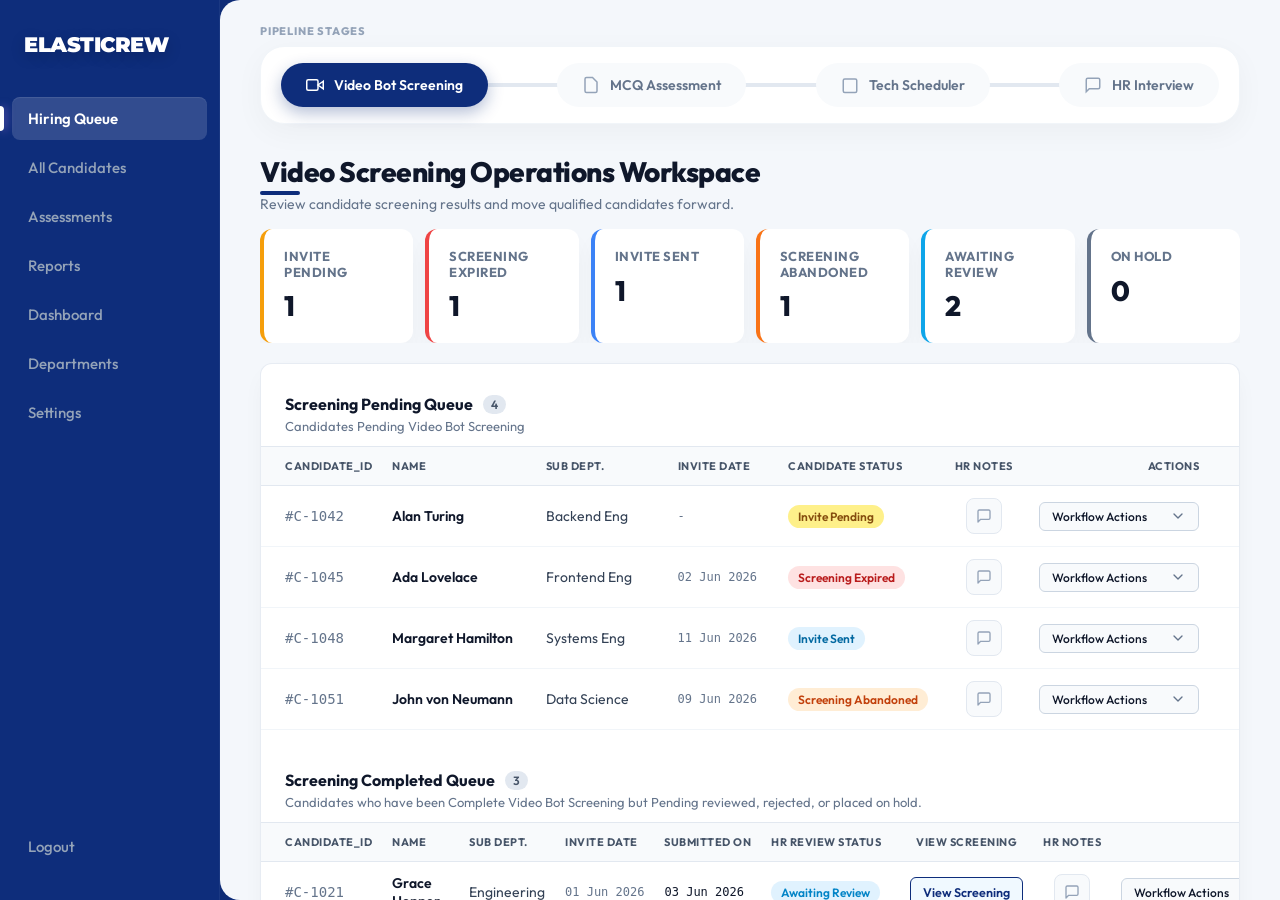
<file: hiring-queue.html>
<!DOCTYPE html>
<html lang="en">

<head>
    <meta http-equiv="Cache-Control" content="no-cache, no-store, must-revalidate">
    <meta http-equiv="Pragma" content="no-cache">
    <meta http-equiv="Expires" content="0">
    <meta charset="UTF-8">
    <meta name="viewport" content="width=device-width, initial-scale=1.0">
    <title>Elasticrew - Video Bot Screening</title>
    <link rel="stylesheet" href="style.css">
    <style>
        /* --- HIGH GRAPHIC VERTICAL GRID ALIGNMENT OVERRIDES --- */
        .grid-layout-th,
        .grid-layout-td {
            padding: 14px 16px;
            text-align: left;
            vertical-align: middle;
        }

        /* Strict column width constraints to enforce perfect vertical lines */
        .col-name {
            width: 18%;
        }

        .col-dept {
            width: 14%;
        }

        .col-invited {
            width: 12%;
        }

        .col-completed {
            width: 12%;
        }

        .col-status {
            width: 16%;
        }

        .col-action {
            width: 14%;
            text-align: left;
        }

        .col-remarks {
            width: 14%;
            text-align: right;
        }

        .candidate-table td strong {
            display: block;
            white-space: nowrap;
            overflow: hidden;
            text-overflow: ellipsis;
            max-width: 170px;
        }

        .timestamp-txt {
            font-family: monospace;
            font-size: 12px;
            color: #64748b;
            font-weight: 500;
        }

        /* --- STAGE TAG CORRECTION FOR COULD NOT COMPLETE --- */
        .stage-tag {
            display: inline-block;
            padding: 4px 10px;
            font-size: 11px;
            font-weight: 600;
            border-radius: 12px;
            text-align: center;
            white-space: nowrap;
        }

        .stage-tag.screening {
            background-color: #f1f5f9;
            color: #475569;
        }

        .stage-tag.offered {
            background-color: #dcfce7;
            color: #15803d;
        }

        .stage-tag.rejected {
            background-color: #fee2e2;
            color: #b91c1c;
        }

        .stage-tag.cancelled {
            background-color: #ffedd5;
            color: #c2410c;
        }

        /* Crisp orange layout fix for clear tracking bounds */

        /* --- IMMUTABLE STABLE ASPECT-RATIO VIDEO VIEWPORT --- */
        .locked-video-viewport {
            width: 100%;
            aspect-ratio: 16 / 9;
            background: #000000;
            border-radius: 6px;
            object-fit: cover;
            display: block;
        }

        /* --- UI RESOLVED CAPTIVE MODAL BACKDROPS --- */
        .recording-popup-backdrop {
            position: fixed;
            top: 0;
            left: 0;
            width: 100vw;
            height: 100vh;
            background: rgba(15, 23, 42, 0.6);
            display: flex;
            align-items: center;
            justify-content: center;
            z-index: 99999;
            opacity: 0;
            pointer-events: none;
            transition: opacity 0.15s ease;
        }

        .recording-popup-backdrop.active {
            opacity: 1;
            pointer-events: auto;
        }

        /* Constrained structural grid covering exactly 60% of viewport area cleanly */
        .premium-60-modal {
            background: #ffffff;
            border-radius: 12px;
            width: 60vw !important;
            height: 60vh !important;
            min-width: 820px;
            max-width: 95%;
            max-height: 90vh;
            display: grid;
            grid-template-columns: 1.2fr 1fr;
            overflow: hidden;
            box-shadow: 0 25px 50px -12px rgba(0, 0, 0, 0.3);
            box-sizing: border-box;
        }

        .modal-left-media {
            background: #0f141c;
            display: flex;
            flex-direction: column;
            padding: 18px;
            box-sizing: border-box;
            justify-content: space-between;
        }

        .modal-right-data {
            background: #ffffff;
            display: flex;
            flex-direction: column;
            padding: 20px;
            min-width: 0;
            border-left: 1px solid #e2e8f0;
            box-sizing: border-box;
        }

        /* Compact Horizontal Navigation Buttons */
        .modal-q-nav-strip {
            display: grid;
            grid-template-columns: repeat(8, 1fr);
            gap: 6px;
            margin-top: 14px;
            flex-shrink: 0;
        }

        .modal-q-node {
            background: #1e293b;
            color: #cbd5e1;
            border: 1px solid #334155;
            border-radius: 4px;
            padding: 6px 0;
            text-align: center;
            font-size: 11px;
            font-weight: 700;
            cursor: pointer;
            transition: all 0.1s ease;
        }

        .modal-q-node:hover {
            background: #334155;
            color: #fff;
        }

        .modal-q-node.active-q {
            background: #7c3aed;
            color: #fff;
            border-color: #6d28d9;
        }

        .box-scroll-transcript {
            background: #f8fafc;
            border: 1px solid #e2e8f0;
            border-radius: 6px;
            flex-grow: 1;
            overflow-y: auto;
            padding: 12px;
            font-size: 12.5px;
            line-height: 1.5;
            margin-top: 12px;
        }

        /* --- CONSTRAINED ADMINISTRATIVE REMARKS POPUP MODAL --- */
        .remarks-popup-card {
            max-width: 460px;
            width: 90%;
            background: #ffffff;
            border-radius: 10px;
            padding: 20px;
            box-shadow: 0 20px 25px -5px rgba(0, 0, 0, 0.15);
        }

        .remarks-textarea-modal {
            width: 100%;
            height: 130px;
            border: 1px solid #cbd5e1;
            border-radius: 6px;
            padding: 10px;
            font-size: 13px;
            color: #1e293b;
            resize: none;
            background: #f8fafc;
            box-sizing: border-box;
            font-family: inherit;
            margin-bottom: 14px;
            transition: all 0.12s ease;
        }

        .remarks-textarea-modal:focus {
            background: #ffffff;
            border-color: #2563eb;
            outline: none;
        }

        .checkbox-dropdown-panel {
            border: 1px solid #cbd5e1;
            border-radius: 6px;
            max-height: 120px;
            overflow-y: auto;
            padding: 8px 12px;
            background-color: #ffffff;
        }

        .checkbox-item {
            display: flex;
            align-items: center;
            gap: 8px;
            padding: 4px 0;
            font-size: 13px;
            color: #334155;
            cursor: pointer;
        }

        .dropdown-wrapper:hover .dropdown-menu {
            display: block !important;
        }

        .dropdown-menu a:hover {
            background-color: #f1f5f9;
        }
    </style>

    <style>
        .enterprise-table td strong {
            white-space: normal !important;
            max-width: none !important;
            line-height: 1.3;
        }

        .enterprise-table td {
            vertical-align: middle !important;
            padding-top: 12px !important;
            padding-bottom: 12px !important;
        }

        .enterprise-table th:first-child,
        .enterprise-table td:first-child {
            padding-left: 24px !important;
        }
    </style>
</head>


<body>

    <!-- SIDEBAR MENU -->
    <nav class="sidebar">
        <div class="sidebar-header">
            <h1 class="sidebar-brand">ElastiCrew</h1>
        </div>
        <ul class="nav-menu">
            <li class="nav-menu-item active"><a href="hiring-queue.html?v=3"><span>Hiring Queue</span></a></li>
            <li class="nav-menu-item"><a href="all-candidates.html?v=3"><span>All Candidates</span></a></li>
            <li class="nav-menu-item"><a href="assessments.html?v=3"><span>Assessments</span></a></li>
            <li class="nav-menu-item"><a href="reports.html?v=3"><span>Reports</span></a></li>
            <li class="nav-menu-item"><a href="dashboard.html?v=3"><span>Dashboard</span></a></li>
            <li class="nav-menu-item"><a href="departments.html?v=3"><span>Departments</span></a></li>
            <li class="nav-menu-item"><a href="settings.html?v=3"><span>Settings</span></a></li>
        </ul>
        <div class="logout-container"><a href="#" class="logout-link"><span>Logout</span></a></div>
    </nav>

    <!-- MAIN FRAME CONTENT AREA -->
    <main class="main-content" style="padding: 24px 40px !important;">
        <div
            style="font-size: 11px; font-weight: 800; color: #94a3b8; text-transform: uppercase; margin-bottom: 8px; letter-spacing: 0.8px;">
            Pipeline Stages</div>
                                <style>
            .pipeline-stepper {
                display: flex;
                align-items: center;
                margin-bottom: 30px;
                background: #ffffff;
                padding: 16px 20px;
                border-radius: 24px;
                box-shadow: 0 8px 30px rgba(0,0,0,0.04);
                border: 1px solid #f1f5f9;
                justify-content: space-between;
                position: relative;
            }
            .pipeline-step {
                display: flex;
                align-items: center;
                gap: 10px;
                padding: 12px 24px;
                border-radius: 30px;
                background: #f8fafc;
                color: #64748b;
                font-weight: 600;
                font-size: 14px;
                text-decoration: none;
                transition: all 0.4s cubic-bezier(0.4, 0, 0.2, 1);
                border: 1px solid transparent;
                position: relative;
                z-index: 2;
            }
            
            .pipeline-step svg {
                color: #94a3b8;
                transition: all 0.4s ease;
            }
            


            
            .pipeline-step.active {
                background: var(--primary-blue) !important;
                color: #ffffff !important;
                box-shadow: 0 6px 16px rgba(14, 45, 123, 0.3);
                
            }
            .pipeline-step.active svg {
                color: #ffffff !important;
            }
            
            .pipeline-step:not(.active):hover {
                transform: translateY(-2px);
                box-shadow: 0 6px 16px rgba(0,0,0,0.06);
            }
            
            .step-connector {
                flex: 1;
                height: 4px;
                background: #e2e8f0;
                margin: 0 -15px;
                z-index: 1;
                border-radius: 2px;
                transition: all 0.4s ease;
            }


        </style>
        <div class="pipeline-stepper">
            <!-- Step 1 -->
            <a href="hiring-queue.html?v=3" class="pipeline-step active">
                <svg width="18" height="18" viewBox="0 0 24 24" fill="none" stroke="currentColor" stroke-width="2">
                    <path d="M23 7l-7 5 7 5V7z"></path>
                    <rect x="1" y="5" width="15" height="14" rx="2" ry="2"></rect>
                </svg>
                <span>Video Bot Screening</span>
            </a>
            <div class="step-connector "></div>
            <!-- Step 2 -->
            <a href="#" class="pipeline-step ">
                <svg width="18" height="18" viewBox="0 0 24 24" fill="none" stroke="currentColor" stroke-width="2">
                    <path d="M14 2H6a2 2 0 0 0-2 2v16a2 2 0 0 0 2 2h12a2 2 0 0 0 2-2V8z"></path>
                </svg>
                <span>MCQ Assessment</span>
            </a>
            <div class="step-connector "></div>
            <!-- Step 3 -->
            <a href="tech-scheduler.html?v=3" class="pipeline-step ">
                <svg width="18" height="18" viewBox="0 0 24 24" fill="none" stroke="currentColor" stroke-width="2">
                    <rect x="3" y="4" width="18" height="18" rx="2" ry="2"></rect>
                </svg>
                <span>Tech Scheduler</span>
            </a>
            <div class="step-connector "></div>
            <!-- Step 4 -->
            <a href="#" class="pipeline-step ">
                <svg width="18" height="18" viewBox="0 0 24 24" fill="none" stroke="currentColor" stroke-width="2">
                    <path d="M21 15a2 2 0 0 1-2 2H7l-4 4V5a2 2 0 0 1 2-2h14a2 2 0 0 1 2 2z"></path>
                </svg>
                <span>HR Interview</span>
            </a>
        </div>

        <header class="header-actions" style="margin-bottom: 16px;">
            <div>
                <h1 class="page-title">Video Screening Operations Workspace</h1>
                <p style="color: #64748b; font-size: 14px; margin-top: 6px;">Review candidate screening results and move
                    qualified candidates forward.</p>
            </div>
            <div style="display:flex; align-items:center;">

            </div>
        </header>

        <!-- Action-Oriented KPI Panel -->
        <section class="kpi-panel-container" style="margin-bottom: 20px;">
            <div class="kpi-card warning">
                <div class="kpi-label">Invite Pending</div>
                <div class="kpi-count">1</div>
            </div>
            <div class="kpi-card danger">
                <div class="kpi-label">Screening Expired</div>
                <div class="kpi-count">1</div>
            </div>

            <div class="kpi-card neutral">
                <div class="kpi-label">Invite Sent</div>
                <div class="kpi-count">1</div>
            </div>
            <div class="kpi-card orange">
                <div class="kpi-label">Screening Abandoned</div>
                <div class="kpi-count">1</div>
            </div>
            <div class="kpi-card teal">
                <div class="kpi-label">Awaiting Review</div>
                <div class="kpi-count">2</div>
            </div>
            <div class="kpi-card neutral" style="border-left-color: #64748b;">
                <div class="kpi-label">On Hold</div>
                <div class="kpi-count">0</div>
            </div>
        </section>

        <!-- Pipeline Stages Label -->




        <!-- Enterprise Data Grid -->
        <section class="candidates-section">

            <div style="margin-top: 30px; margin-bottom: 12px; padding-left: 24px;">
                <h2
                    style="font-size: 16px; font-weight: 700; color: #0f172a; margin: 0; display: flex; align-items: center;">
                    Screening Pending Queue <span
                        style="background: #e2e8f0; color: #475569; padding: 2px 8px; border-radius: 12px; font-size: 12px; font-weight: 600; margin-left: 10px;">4</span>
                </h2>
                <p style="font-size: 13px; color: #64748b; margin-top: 4px; margin-bottom: 0;">Candidates Pending Video
                    Bot Screening</p>
            </div>
            <div class="table-responsive-wrapper">
                <table class="candidate-table enterprise-table" style="width: 100%;">

                    <thead>
                        <tr>
                            <th style="width: 10%; white-space: nowrap; ">Candidate_ID</th>
                            <th style="width: 20%; white-space: nowrap;">Name</th>
                            <th style="width: 15%; white-space: nowrap;">Sub Dept.</th>
                            <th style="width: 12%; white-space: nowrap; ">Invite Date</th>
                            <th style="width: 15%; white-space: nowrap; ">Candidate Status</th>
                            <th style="width: 10%; white-space: nowrap; text-align: center; ">HR Notes</th>
                            <th style="width: 18%; white-space: nowrap; text-align: right; ">Actions</th>
                        </tr>
                    </thead>
                    <!-- Row 1 -->
                    <tbody class="candidate-row-group">
                        <tr class="enterprise-row">
                            <td><span style="font-family: monospace; color: #64748b;">#C-1042</span></td>
                            <td>
                                <div style="display: flex; align-items: center; gap: 10px;">
                                    <div><strong>Alan Turing</strong></div>
                                </div>
                            </td>
                            <td>Backend Eng</td>
                            <td>
                                <div class="timestamp-txt" style="color:#64748b;">-</div>
                            </td>
                            <td><span class="status-badge"
                                    style="background: #fef08a; color: #854d0e; padding: 4px 10px; border-radius: 12px; font-size: 12px; font-weight: 600;">Invite
                                    Pending</span></td>
                            <td style="text-align: center;">
                                <button onclick="openNotesModal('Alan Turing', this)"
                                    style="position: relative; width: 36px; height: 36px; border-radius: 8px; background: #f8fafc; border: 1px solid #e2e8f0; display: inline-flex; align-items: center; justify-content: center; cursor: pointer;">
                                    <svg width="16" height="16" viewBox="0 0 24 24" fill="none" stroke="#94a3b8"
                                        stroke-width="2" stroke-linecap="round" stroke-linejoin="round">
                                        <path d="M21 15a2 2 0 0 1-2 2H7l-4 4V5a2 2 0 0 1 2-2h14a2 2 0 0 1 2 2z"></path>
                                    </svg>
                                </button>
                            </td>
                            <td style="text-align: right; ">
                                <div style="display: flex; justify-content: flex-end;">
                                    <select class="filter-select"
                                        style=" padding: 6px 12px; font-size: 12px; border-radius: 6px; border: 1px solid #cbd5e1; background-color: #f8fafc;">
                                        <option value="" disabled selected>Workflow Actions</option>
                                        <option value="remind">Send Reminder</option>
                                        <option value="reshare">Extend & Reshare Invite</option>
                                        <option value="cancel">Cancel Invitation</option>
                                        <option value="bypass">Skip Screening Stage</option>
                                        <option value="withdraw">Mark as Withdrawn</option>
                                    </select>
                                </div>
                            </td>
                        </tr>
                    </tbody>
                    <!-- Row 2 -->
                    <tbody class="candidate-row-group">
                        <tr class="enterprise-row">
                            <td><span style="font-family: monospace; color: #64748b;">#C-1045</span></td>
                            <td>
                                <div style="display: flex; align-items: center; gap: 10px;">
                                    <div><strong>Ada Lovelace</strong></div>
                                </div>
                            </td>
                            <td>Frontend Eng</td>
                            <td>
                                <div class="timestamp-txt" style="color:#64748b;">02 Jun 2026</div>
                            </td>
                            <td><span class="status-badge"
                                    style="background: #fee2e2; color: #b91c1c; padding: 4px 10px; border-radius: 12px; font-size: 12px; font-weight: 600;">Screening
                                    Expired</span></td>
                            <td style="text-align: center;">
                                <button onclick="openNotesModal('Ada Lovelace', this)"
                                    style="position: relative; width: 36px; height: 36px; border-radius: 8px; background: #f8fafc; border: 1px solid #e2e8f0; display: inline-flex; align-items: center; justify-content: center; cursor: pointer;">
                                    <svg width="16" height="16" viewBox="0 0 24 24" fill="none" stroke="#94a3b8"
                                        stroke-width="2" stroke-linecap="round" stroke-linejoin="round">
                                        <path d="M21 15a2 2 0 0 1-2 2H7l-4 4V5a2 2 0 0 1 2-2h14a2 2 0 0 1 2 2z"></path>
                                    </svg>
                                </button>
                            </td>
                            <td style="text-align: right; ">
                                <div style="display: flex; justify-content: flex-end;">
                                    <select class="filter-select"
                                        style=" padding: 6px 12px; font-size: 12px; border-radius: 6px; border: 1px solid #cbd5e1; background-color: #f8fafc;">
                                        <option value="" disabled selected>Workflow Actions</option>
                                        <option value="remind">Send Reminder</option>
                                        <option value="reshare">Extend & Reshare Invite</option>
                                        <option value="cancel">Cancel Invitation</option>
                                        <option value="bypass">Skip Screening Stage</option>
                                        <option value="withdraw">Mark as Withdrawn</option>
                                    </select>
                                </div>
                            </td>
                        </tr>
                    </tbody>
                    <!-- Row 3 -->
                    <tbody class="candidate-row-group">
                        <tr class="enterprise-row">
                            <td><span style="font-family: monospace; color: #64748b;">#C-1048</span></td>
                            <td>
                                <div style="display: flex; align-items: center; gap: 10px;">
                                    <div><strong>Margaret Hamilton</strong></div>
                                </div>
                            </td>
                            <td>Systems Eng</td>
                            <td>
                                <div class="timestamp-txt" style="color:#64748b;">11 Jun 2026</div>
                            </td>
                            <td><span class="status-badge"
                                    style="background: #e0f2fe; color: #0369a1; padding: 4px 10px; border-radius: 12px; font-size: 12px; font-weight: 600;">Invite
                                    Sent</span></td>
                            <td style="text-align: center;">
                                <button onclick="openNotesModal('Margaret Hamilton', this)"
                                    style="position: relative; width: 36px; height: 36px; border-radius: 8px; background: #f8fafc; border: 1px solid #e2e8f0; display: inline-flex; align-items: center; justify-content: center; cursor: pointer;">
                                    <svg width="16" height="16" viewBox="0 0 24 24" fill="none" stroke="#94a3b8"
                                        stroke-width="2" stroke-linecap="round" stroke-linejoin="round">
                                        <path d="M21 15a2 2 0 0 1-2 2H7l-4 4V5a2 2 0 0 1 2-2h14a2 2 0 0 1 2 2z"></path>
                                    </svg>
                                </button>
                            </td>
                            <td style="text-align: right; ">
                                <div style="display: flex; justify-content: flex-end;">
                                    <select class="filter-select"
                                        style=" padding: 6px 12px; font-size: 12px; border-radius: 6px; border: 1px solid #cbd5e1; background-color: #f8fafc;">
                                        <option value="" disabled selected>Workflow Actions</option>
                                        <option value="remind">Send Reminder</option>
                                        <option value="reshare">Extend & Reshare Invite</option>
                                        <option value="cancel">Cancel Invitation</option>
                                        <option value="bypass">Skip Screening Stage</option>
                                        <option value="withdraw">Mark as Withdrawn</option>
                                    </select>
                                </div>
                            </td>
                        </tr>
                    </tbody>
                    <!-- Row 4 -->
                    <tbody class="candidate-row-group">
                        <tr class="enterprise-row">
                            <td><span style="font-family: monospace; color: #64748b;">#C-1051</span></td>
                            <td>
                                <div style="display: flex; align-items: center; gap: 10px;">
                                    <div><strong>John von Neumann</strong></div>
                                </div>
                            </td>
                            <td>Data Science</td>
                            <td>
                                <div class="timestamp-txt" style="color:#64748b;">09 Jun 2026</div>
                            </td>
                            <td><span class="status-badge"
                                    style="background: #ffedd5; color: #c2410c; padding: 4px 10px; border-radius: 12px; font-size: 12px; font-weight: 600;">Screening
                                    Abandoned</span></td>
                            <td style="text-align: center;">
                                <button onclick="openNotesModal('John von Neumann', this)"
                                    style="position: relative; width: 36px; height: 36px; border-radius: 8px; background: #f8fafc; border: 1px solid #e2e8f0; display: inline-flex; align-items: center; justify-content: center; cursor: pointer;">
                                    <svg width="16" height="16" viewBox="0 0 24 24" fill="none" stroke="#94a3b8"
                                        stroke-width="2" stroke-linecap="round" stroke-linejoin="round">
                                        <path d="M21 15a2 2 0 0 1-2 2H7l-4 4V5a2 2 0 0 1 2-2h14a2 2 0 0 1 2 2z"></path>
                                    </svg>
                                </button>
                            </td>
                            <td style="text-align: right; ">
                                <div style="display: flex; justify-content: flex-end;">
                                    <select class="filter-select"
                                        style=" padding: 6px 12px; font-size: 12px; border-radius: 6px; border: 1px solid #cbd5e1; background-color: #f8fafc;">
                                        <option value="" disabled selected>Workflow Actions</option>
                                        <option value="remind">Send Reminder</option>
                                        <option value="reshare">Extend & Reshare Invite</option>
                                        <option value="cancel">Cancel Invitation</option>
                                        <option value="bypass">Skip Screening Stage</option>
                                        <option value="withdraw">Mark as Withdrawn</option>
                                    </select>
                                </div>
                            </td>
                        </tr>
                    </tbody>
                </table>
            </div>

            <div style="margin-top: 40px; margin-bottom: 12px; padding-left: 24px;">
                <h2
                    style="font-size: 16px; font-weight: 700; color: #0f172a; margin: 0; display: flex; align-items: center;">
                    Screening Completed Queue <span
                        style="background: #e2e8f0; color: #475569; padding: 2px 8px; border-radius: 12px; font-size: 12px; font-weight: 600; margin-left: 10px;">3</span>
                </h2>
                <p style="font-size: 13px; color: #64748b; margin-top: 4px; margin-bottom: 0;">Candidates who have been
                    Complete Video Bot Screening but Pending reviewed, rejected, or placed on hold.</p>
            </div>
            <div class="table-responsive-wrapper">
                <table class="candidate-table enterprise-table" style="width: 100%;">

                    <thead>
                        <tr>
                            <th style="width: 8%; white-space: nowrap; ">CANDIDATE_ID</th>
                            <th style="width: 15%; white-space: nowrap;">NAME</th>
                            <th style="width: 12%; white-space: nowrap;">SUB DEPT.</th>
                            <th style="width: 10%; white-space: nowrap; ">INVITE DATE</th>
                            <th style="width: 10%; white-space: nowrap; ">SUBMITTED ON</th>
                            <th style="width: 12%; white-space: nowrap; ">HR Review Status</th>
                            <th style="width: 10%; white-space: nowrap; text-align: center; ">VIEW SCREENING</th>
                            <th style="width: 8%; white-space: nowrap; text-align: center; ">HR NOTES</th>
                            <th style="width: 15%; white-space: nowrap; text-align: right; ">ACTIONS</th>
                        </tr>
                    </thead>
                    <!-- Row 1 -->
                    <tbody class="candidate-row-group">
                        <tr class="enterprise-row">
                            <td><span style="font-family: monospace; color: #64748b;">#C-1021</span></td>
                            <td>
                                <div style="display: flex; align-items: center; gap: 10px;">
                                    <div><strong>Grace Hopper</strong></div>
                                </div>
                            </td>
                            <td>Engineering</td>
                            <td>
                                <div class="timestamp-txt" style="color:#64748b;">01 Jun 2026</div>
                            </td>
                            <td>
                                <div class="timestamp-txt" style="color:#0f172a; font-weight:500;">03 Jun 2026</div>
                            </td>
                            <td><span class="status-badge"
                                    style="background: #e0f2fe; color: #0284c7; padding: 4px 10px; border-radius: 12px; font-size: 12px; font-weight: 600;">Awaiting
                                    Review</span></td>
                            <td style="text-align: center;">
                                <button class="btn-primary-action"
                                    style="padding: 6px 12px; font-weight: 600; border: 1px solid var(--primary-blue); background: #f0f9ff; color: var(--primary-blue);">View
                                    Screening</button>
                            </td>
                            <td style="text-align: center;">
                                <button onclick="openNotesModal('Grace Hopper', this)"
                                    style="position: relative; width: 36px; height: 36px; border-radius: 8px; background: #f8fafc; border: 1px solid #e2e8f0; display: inline-flex; align-items: center; justify-content: center; cursor: pointer;">
                                    <svg width="16" height="16" viewBox="0 0 24 24" fill="none" stroke="#94a3b8"
                                        stroke-width="2" stroke-linecap="round" stroke-linejoin="round">
                                        <path d="M21 15a2 2 0 0 1-2 2H7l-4 4V5a2 2 0 0 1 2-2h14a2 2 0 0 1 2 2z"></path>
                                    </svg>
                                </button>
                            </td>
                            <td style="text-align: right; ">
                                <div style="display: flex; justify-content: flex-end;">
                                    <select class="filter-select"
                                        style=" padding: 6px 12px; font-size: 12px; border-radius: 6px; border: 1px solid #cbd5e1; background-color: #f8fafc;">
                                        <option value="" disabled selected>Workflow Actions</option>
                                        <option value="mcq">Ready For Assessment</option>
                                        <option value="tech">Ready For Technical Interview</option>
                                        <option value="hr">Ready For HR Interview</option>
                                        <option value="hold">On Hold</option>
                                        <option value="reject">Reject</option>
                                        <option value="complete">Review Completed</option>
                                    </select>
                                </div>
                            </td>
                        </tr>
                    </tbody>
                    <!-- Row 2 -->
                    <tbody class="candidate-row-group">
                        <tr class="enterprise-row">
                            <td><span style="font-family: monospace; color: #64748b;">#C-1025</span></td>
                            <td>
                                <div style="display: flex; align-items: center; gap: 10px;">
                                    <div><strong>Charles Babbage</strong></div>
                                </div>
                            </td>
                            <td>Hardware</td>
                            <td>
                                <div class="timestamp-txt" style="color:#64748b;">28 May 2026</div>
                            </td>
                            <td>
                                <div class="timestamp-txt" style="color:#0f172a; font-weight:500;">30 May 2026</div>
                            </td>
                            <td><span class="status-badge"
                                    style="background: #dcfce7; color: #15803d; padding: 4px 10px; border-radius: 12px; font-size: 12px; font-weight: 600;">Review
                                    Completed</span></td>
                            <td style="text-align: center;">
                                <button class="btn-primary-action"
                                    style="padding: 6px 12px; font-weight: 600; border: 1px solid var(--primary-blue); background: #f0f9ff; color: var(--primary-blue);">View
                                    Screening</button>
                            </td>
                            <td style="text-align: center;">
                                <button onclick="openNotesModal('Charles Babbage', this)"
                                    style="position: relative; width: 36px; height: 36px; border-radius: 8px; background: #f8fafc; border: 1px solid #e2e8f0; display: inline-flex; align-items: center; justify-content: center; cursor: pointer;">
                                    <svg width="16" height="16" viewBox="0 0 24 24" fill="none" stroke="#94a3b8"
                                        stroke-width="2" stroke-linecap="round" stroke-linejoin="round">
                                        <path d="M21 15a2 2 0 0 1-2 2H7l-4 4V5a2 2 0 0 1 2-2h14a2 2 0 0 1 2 2z"></path>
                                    </svg>
                                </button>
                            </td>
                            <td style="text-align: right; ">
                                <div style="display: flex; justify-content: flex-end;">
                                    <select class="filter-select"
                                        style=" padding: 6px 12px; font-size: 12px; border-radius: 6px; border: 1px solid #cbd5e1; background-color: #f8fafc;">
                                        <option value="" disabled selected>Workflow Actions</option>
                                        <option value="mcq">Ready For Assessment</option>
                                        <option value="tech">Ready For Technical Interview</option>
                                        <option value="hr">Ready For HR Interview</option>
                                        <option value="hold">On Hold</option>
                                        <option value="reject">Reject</option>
                                        <option value="complete">Review Completed</option>
                                    </select>
                                </div>
                            </td>
                        </tr>
                    </tbody>
                    <!-- Row 3 -->
                    <tbody class="candidate-row-group">
                        <tr class="enterprise-row">
                            <td><span style="font-family: monospace; color: #64748b;">#C-1029</span></td>
                            <td>
                                <div style="display: flex; align-items: center; gap: 10px;">
                                    <div><strong>Linus Torvalds</strong></div>
                                </div>
                            </td>
                            <td>Product</td>
                            <td>
                                <div class="timestamp-txt" style="color:#64748b;">25 May 2026</div>
                            </td>
                            <td>
                                <div class="timestamp-txt" style="color:#0f172a; font-weight:500;">25 May 2026</div>
                            </td>
                            <td><span class="status-badge"
                                    style="background: #e0f2fe; color: #0284c7; padding: 4px 10px; border-radius: 12px; font-size: 12px; font-weight: 600;">Awaiting
                                    Review</span></td>
                            <td style="text-align: center;">
                                <button class="btn-primary-action"
                                    style="padding: 6px 12px; font-weight: 600; border: 1px solid var(--primary-blue); background: #f0f9ff; color: var(--primary-blue);">View
                                    Screening</button>
                            </td>
                            <td style="text-align: center;">
                                <button onclick="openNotesModal('Linus Torvalds', this)"
                                    style="position: relative; width: 36px; height: 36px; border-radius: 8px; background: #f8fafc; border: 1px solid #e2e8f0; display: inline-flex; align-items: center; justify-content: center; cursor: pointer;">
                                    <svg width="16" height="16" viewBox="0 0 24 24" fill="none" stroke="#94a3b8"
                                        stroke-width="2" stroke-linecap="round" stroke-linejoin="round">
                                        <path d="M21 15a2 2 0 0 1-2 2H7l-4 4V5a2 2 0 0 1 2-2h14a2 2 0 0 1 2 2z"></path>
                                    </svg>
                                </button>
                            </td>
                            <td style="text-align: right; ">
                                <div style="display: flex; justify-content: flex-end;">
                                    <select class="filter-select"
                                        style=" padding: 6px 12px; font-size: 12px; border-radius: 6px; border: 1px solid #cbd5e1; background-color: #f8fafc;">
                                        <option value="" disabled selected>Workflow Actions</option>
                                        <option value="mcq">Ready For Assessment</option>
                                        <option value="tech">Ready For Technical Interview</option>
                                        <option value="hr">Ready For HR Interview</option>
                                        <option value="hold">On Hold</option>
                                        <option value="reject">Reject</option>
                                        <option value="complete">Review Completed</option>
                                    </select>
                                </div>
                            </td>
                        </tr>
                    </tbody>
                </table>
            </div>
        </section>
    </main>

    <!-- --- INVITE RESHARE OVERLAY MODAL --- -->
    <div class="modal-overlay" id="emailModalOverlay">
        <div class="modal-card email-modal-card" style="max-width:460px; width:90%;">
            <h2 class="modal-header" style="font-size:16px;">Reshare Video Screening Link</h2>
            <form id="emailInviteForm">
                <div class="form-group">
                    <label>Sender</label>
                    <input type="email" class="form-control" value="hr@elasticrew.com" readonly>
                </div>
                <div class="form-group">
                    <label>Candidate Email</label>
                    <input type="email" id="candidateEmail" class="form-control" readonly>
                </div>
                <div class="form-group">
                    <label>Subject</label>
                    <input type="text" id="emailSubject" class="form-control"
                        value="New Invitation: Complete your Video Screening with ElastiCrew" required>
                </div>
                <div class="form-group">
                    <label>Email Message Body</label>
                    <textarea id="emailBody" class="form-control textarea-body" rows="5" style="resize:none;"
                        required></textarea>
                </div>
                <div class="modal-actions" style="display:flex; justify-content:flex-end; gap:8px;">
                    <button type="button" class="btn-secondary" id="closeEmailModalBtn"
                        style="padding:6px 12px; font-size:12px;">Cancel</button>
                    <button type="submit" class="btn-submit dispatch-btn"
                        style="padding:6px 12px; font-size:12px;">Reshare Link</button>
                </div>
            </form>
        </div>
    </div>

    <!-- --- CONSTRAINED WORKSPACE TERMINAL BACKDROP (60% VIEWPORT COVERAGE) --- -->
    <div class="recording-popup-backdrop" id="recordingPlayerModal"
        onclick="closePopupOnBackdrop(event, 'recordingPlayerModal')">
        <div class="premium-60-modal">

            <!-- Left Side Panel: Media Box Streaming -->
            <div class="modal-left-media">
                <div style="flex-grow:1; display:flex; align-items:center; justify-content:center; min-height:0;">
                    <video id="modalMainVideoBox" controls class="locked-video-viewport">
                        <source src="https://www.w3schools.com/html/mov_bbb.mp4" type="video/mp4">
                    </video>
                </div>

                <!-- Flat Numeric Question Navigation Strip -->
                <div class="modal-q-nav-strip">
                    <div class="modal-q-node active-q"
                        onclick="jumpToTargetQuestionIndex(1, 'https://www.w3schools.com/html/mov_bbb.mp4')">Q1</div>
                    <div class="modal-q-node"
                        onclick="jumpToTargetQuestionIndex(2, 'https://www.w3schools.com/html/movie.mp4')">Q2</div>
                    <div class="modal-q-node"
                        onclick="jumpToTargetQuestionIndex(3, 'https://www.w3schools.com/html/mov_bbb.mp4')">Q3</div>
                    <div class="modal-q-node"
                        onclick="jumpToTargetQuestionIndex(4, 'https://www.w3schools.com/html/movie.mp4')">Q4</div>
                    <div class="modal-q-node"
                        onclick="jumpToTargetQuestionIndex(5, 'https://www.w3schools.com/html/mov_bbb.mp4')">Q5</div>
                    <div class="modal-q-node"
                        onclick="jumpToTargetQuestionIndex(6, 'https://www.w3schools.com/html/movie.mp4')">Q6</div>
                    <div class="modal-q-node"
                        onclick="jumpToTargetQuestionIndex(7, 'https://www.w3schools.com/html/mov_bbb.mp4')">Q7</div>
                    <div class="modal-q-node"
                        onclick="jumpToTargetQuestionIndex(8, 'https://www.w3schools.com/html/movie.mp4')">Q8</div>
                </div>
            </div>

            <!-- Right Side Panel: Text Sync Transcript Logs -->
            <div class="modal-right-data">
                <div class="flex-between" style="border-bottom:1px solid #e2e8f0; padding-bottom:8px; flex-shrink:0;">
                    <div>
                        <h3 id="modalCandidateLabel" style="font-size:14px; font-weight:800; color:#0f172a; margin:0;">
                            Grace Hopper</h3>
                        <p id="modalActiveQuestionLabel"
                            style="font-size:11px; color:#64748b; margin:2px 0 0 0; font-weight:600;">Question 1 Active
                        </p>
                    </div>
                    <button
                        style="background:none; border:none; font-size:22px; cursor:pointer; color:#94a3b8; line-height:1;"
                        onclick="toggleRecordingModal()">&times;</button>
                </div>

                <div class="box-scroll-transcript" id="modalTranscriptBox">
                    <p
                        style="margin:0 0 6px 0; color:#1e3a8a; font-weight:700; font-size:11.5px; text-transform:uppercase;">
                        Question Prompt:</p>
                    <p id="modalQuestionTextElement" style="font-style:italic; margin:0 0 14px 0; color:#475569;">"Walk
                        us through your experience building decoupled microservices architectures..."</p>
                    <hr style="border:none; border-top:1px solid #f1f5f9; margin-bottom:12px;">
                    <p
                        style="margin:0 0 6px 0; color:#10b981; font-weight:700; font-size:11.5px; text-transform:uppercase;">
                        Response Transcript:</p>
                    <p id="modalAnswerTextElement" style="color:#1e293b; margin:0;">"I leverage decoupled container
                        configurations routed natively over proxy handlers to distribute cross-origin data loads
                        securely without bottleneck lags..."</p>
                </div>
            </div>

        </div>
    </div>

    <!-- --- POPUP OVERLAY C: CONSTRAINED ADMINISTRATIVE REMARKS MODAL LAYER --- -->
    <div class="recording-popup-backdrop" id="remarksModalOverlay"
        onclick="closePopupOnBackdrop(event, 'remarksModalOverlay')">
        <div class="modal-card remarks-popup-card">
            <div class="flex-between"
                style="border-bottom: 1px solid #e2e8f0; padding-bottom: 8px; margin-bottom: 12px;">
                <h3 style="font-size:14px; font-weight:700; color:#0f172a; margin:0;" id="remarksModalHeaderTitle">
                    Administrative Remarks</h3>
                <button
                    style="background:none; border:none; font-size:20px; cursor:pointer; color:#94a3b8; line-height:1;"
                    onclick="closeRemarksModal()">&times;</button>
            </div>

            <textarea id="modalRemarksTextarea" class="remarks-textarea-modal"
                placeholder="Type diagnostic notes or screening feedback here..."></textarea>

            <div style="display:flex; justify-content:flex-end; gap:8px;">
                <button class="btn-secondary" style="padding:6px 12px; font-size:12px;"
                    onclick="closeRemarksModal()">Cancel</button>
                <button class="btn-submit"
                    style="background-color: var(--primary-blue); padding:6px 12px; font-size:12px;"
                    onclick="saveRemarksModalPayload()">Save & Close</button>
            </div>
        </div>
    </div>

    <!-- CODE INTERACTION ENGINE LOGIC -->
    <script>
        const qaScriptMatrix = {
            1: { q: "Walk us through your experience building decoupled microservices architectures?", a: "I leverage decoupled container configurations routed natively over proxy handlers to distribute cross-origin data loads securely without bottleneck lags..." },
            2: { q: "How do you secure connection token pipelines against routing exceptions?", a: "Routines drop payload queries instantly if state lookups discover missing signature maps inside header strings." },
            3: { q: "Describe your approach to standard database execution analysis queries.", a: "Isolating operations using explain-analyze allows our modules to deploy targeted indexes where traversal paths spike." },
            4: { q: "How do you manage cross-origin resource whitelisting structures securely?", a: "Whitelists are externalized out of core source images and evaluated sequentially during middleware validation sweeps." },
            5: { q: "What logging steps do you enforce when tracking API error cascades?", a: "Routines emit structured trace tokens straight to independent error log aggregators for automated diagnostic auditing." },
            6: { q: "Explain your container multi-stage layout assembly rules.", a: "Separating compile dependencies from final binaries ensures deployment targets stay light and strip down runtime security footprints." },
            7: { q: "How do you optimize static rows handling inside web layers?", a: "Enforcing distributed memory cache rings allows servers to fetch asset data indices within constant time boundaries." },
            8: { q: "How do you validate logic structures across microservices connections?", a: "We run end-to-end integration queries using mock target payloads before committing modifications back to staging." }
        };

        const candidateListBody = document.getElementById('candidateListBody');
        const totalCountBubble = document.getElementById('totalCountBubble');
        const noResults = document.getElementById('noResults');

        const emailModalOverlay = document.getElementById('emailModalOverlay');
        const closeEmailModalBtn = document.getElementById('closeEmailModalBtn');
        const emailInviteForm = document.getElementById('emailInviteForm');
        const candidateEmailInput = document.getElementById('candidateEmail');
        const emailBodyTextArea = document.getElementById('emailBody');

        const recordingPlayerModal = document.getElementById('recordingPlayerModal');
        const modalMainVideoBox = document.getElementById('modalMainVideoBox');
        const modalCandidateLabel = document.getElementById('modalCandidateLabel');
        const modalActiveQuestionLabel = document.getElementById('modalActiveQuestionLabel');
        const modalQuestionTextElement = document.getElementById('modalQuestionTextElement');
        const modalAnswerTextElement = document.getElementById('modalAnswerTextElement');

        const remarksModalOverlay = document.getElementById('remarksModalOverlay');
        const remarksModalHeaderTitle = document.getElementById('remarksModalHeaderTitle');
        const modalRemarksTextarea = document.getElementById('modalRemarksTextarea');

        let activeRowRef = null;

        function updateCounter() {
            totalCountBubble.innerText = candidateListBody.getElementsByClassName('candidate-row').length;
        }

        closeEmailModalBtn.addEventListener('click', () => toggleEmailModal(false));
        emailModalOverlay.addEventListener('click', (e) => { if (e.target === emailModalOverlay) toggleEmailModal(false); });

        function toggleEmailModal(show) {
            if (show) emailModalOverlay.classList.add('active');
            else { emailModalOverlay.classList.remove('active'); emailInviteForm.reset(); activeRowRef = null; }
        }

        function toggleRecordingModal() {
            recordingPlayerModal.classList.toggle('active');
            if (!recordingPlayerModal.classList.contains('active')) {
                modalMainVideoBox.pause();
                modalMainVideoBox.src = "";
            }
        }

        function closePopupOnBackdrop(e, modalId) {
            if (e.target === document.getElementById(modalId)) {
                if (modalId === 'recordingPlayerModal') toggleRecordingModal();
                if (modalId === 'remarksModalOverlay') closeRemarksModal();
            }
        }

        function triggerRemarksModal(candidateName) {
            const rows = document.getElementsByClassName('candidate-row');
            for (let row of rows) {
                if (row.getAttribute('data-name') === candidateName) {
                    activeRowRef = row;
                    break;
                }
            }
            if (activeRowRef) {
                remarksModalHeaderTitle.innerText = `Admin Notes: ${candidateName}`;
                modalRemarksTextarea.value = activeRowRef.getAttribute('data-remarks') || "";
                remarksModalOverlay.classList.add('active');
            }
        }

        function closeRemarksModal() {
            remarksModalOverlay.classList.remove('active');
            activeRowRef = null;
        }

        function saveRemarksModalPayload() {
            if (activeRowRef) {
                activeRowRef.setAttribute('data-remarks', modalRemarksTextarea.value.trim());
                closeRemarksModal();
            }
        }

        function launchRecordingPlayerModal(candidateName) {
            modalCandidateLabel.innerText = candidateName;
            jumpToTargetQuestionIndex(1, 'https://www.w3schools.com/html/mov_bbb.mp4');
            recordingPlayerModal.classList.add('active');
        }

        function jumpToTargetQuestionIndex(qIndex, videoSrcUrl) {
            document.querySelectorAll('.modal-q-node').forEach(node => node.classList.remove('active-q'));

            const e = window.event || (arguments.callee.caller ? arguments.callee.caller.arguments[0] : null);
            if (e && e.currentTarget) {
                e.currentTarget.classList.add('active-q');
            } else {
                const nodes = document.querySelectorAll('.modal-q-node');
                if (nodes[qIndex - 1]) nodes[qIndex - 1].classList.add('active-q');
            }

            modalActiveQuestionLabel.innerText = `Question ${qIndex} Active`;
            modalMainVideoBox.src = videoSrcUrl;

            const data = qaScriptMatrix[qIndex];
            modalQuestionTextElement.innerText = `"${data.q}"`;
            modalAnswerTextElement.innerText = `"${data.a}"`;

            modalMainVideoBox.play();
        }

        function filterScreeningList() {
            const query = searchName.value.toLowerCase().trim();
            const deptValue = filterDept.value;
            const subDeptValue = filterSubDept.value;
            const statusValue = filterStatus.value;

            const rows = candidateListBody.getElementsByClassName('candidate-row');
            let visibleCount = 0;

            for (let row of rows) {
                const name = row.getAttribute('data-name').toLowerCase();
                const dept = row.getAttribute('data-dept');
                const subdept = row.getAttribute('data-subdept');
                const status = row.getAttribute('data-status');

                const matchesSearch = name.includes(query);
                const matchesDept = (deptValue === 'all' || dept === deptValue);
                const matchesSubDept = (subDeptValue === 'all' || subdept === subDeptValue);
                const matchesStatus = (statusValue === 'all' || status === statusValue);

                if (matchesSearch && matchesDept && matchesSubDept && matchesStatus) {
                    row.style.display = '';
                    visibleCount++;
                } else {
                    row.style.display = 'none';
                }
            }
            noResults.style.display = visibleCount === 0 ? 'block' : 'none';
        }

        // Event listeners removed because filter inputs were deleted from the UI
        // searchName.addEventListener('input', filterScreeningList);
        // filterDept.addEventListener('change', filterScreeningList);
        // filterSubDept.addEventListener('change', filterScreeningList);
        // filterStatus.addEventListener('change', filterScreeningList);

        function handleAction(dropdown) {
            const selectedAction = dropdown.value;
            const row = dropdown.closest('.candidate-row');
            if (!row) return;

            const candidateName = row.getAttribute('data-name');
            const currentStatus = row.getAttribute('data-status');

            if (selectedAction === 'delete') {
                if (confirm(`Are you sure you want to completely delete ${candidateName} from the screening roster?`)) {
                    row.remove();
                    updateCounter();
                    filterScreeningList();
                }
                dropdown.value = "";
            }
            else if (selectedAction === 'reshare') {
                activeRowRef = row;
                const parsedEmail = `${candidateName.toLowerCase().replace(/\s+/g, '.')}@example.com`;
                candidateEmailInput.value = parsedEmail;

                let contextNote = "complete your previous screening phase";
                if (currentStatus === 'Expired') contextNote = "reappear since your previous validation link has timed out";
                if (currentStatus === 'Completed') contextNote = "re-take the screening to log a brand new evaluation metric scorecard";

                emailBodyTextArea.value = `Hi ${candidateName},\n\nWe have generated a brand new secure access token for you to ${contextNote}.\n\nPlease access the connection hub terminal using the link below at your earliest convenience to log your screening profile data.\n\nBest regards,\nElastiCrew Talent Team`;

                toggleEmailModal(true);
                dropdown.value = "";
            }
        }

        emailInviteForm.addEventListener('submit', function (e) {
            e.preventDefault();
            if (activeRowRef) {
                activeRowRef.setAttribute('data-status', 'Pending');
                activeRowRef.cells[4].innerHTML = `<span class="stage-tag screening">Pending</span>`;

                alert(`Success: Brand new invite link effectively dispatched to ${candidateEmailInput.value}.`);
                toggleEmailModal(false);
                filterScreeningList();
            }
        });

        updateCounter();
    </script>

    <!-- HR Notes Modal -->
    <div id="hrNotesModal" class="modal-overlay"
        style="position: fixed; top: 0; left: 0; width: 100%; height: 100%; background: rgba(15, 23, 42, 0.5); z-index: 1000; align-items: center; justify-content: center;">
        <div
            style="background: white; width: 400px; border-radius: 12px; box-shadow: 0 10px 25px rgba(0,0,0,0.1); overflow: hidden;">
            <div
                style="padding: 16px 20px; border-bottom: 1px solid #e2e8f0; display: flex; justify-content: space-between; align-items: center;">
                <h3 style="margin: 0; font-size: 16px; color: #0f172a; font-weight: 600;">HR Notes - <span
                        id="notesCandidateName">Candidate</span></h3>
                <button onclick="closeNotesModal()"
                    style="background: none; border: none; cursor: pointer; color: #64748b;">
                    <svg width="20" height="20" viewBox="0 0 24 24" fill="none" stroke="currentColor" stroke-width="2">
                        <line x1="18" y1="6" x2="6" y2="18"></line>
                        <line x1="6" y1="6" x2="18" y2="18"></line>
                    </svg>
                </button>
            </div>
            <div style="padding: 20px;">
                <textarea id="hrNotesTextarea"
                    style="width: 100%; height: 120px; border: 1px solid #cbd5e1; border-radius: 8px; padding: 12px; font-family: inherit; font-size: 14px; resize: none; box-sizing: border-box;"
                    placeholder="Add private HR notes here..."></textarea>
            </div>
            <div
                style="padding: 16px 20px; background: #f8fafc; border-top: 1px solid #e2e8f0; display: flex; justify-content: flex-end; gap: 10px;">
                <button onclick="closeNotesModal()" class="btn-secondary"
                    style="padding: 8px 16px; border-radius: 6px; border: 1px solid #cbd5e1; background: white; cursor: pointer;">Cancel</button>
                <button onclick="saveNotes()" class="btn-primary"
                    style="padding: 8px 16px; border-radius: 6px; border: none; background: var(--primary-blue); color: white; font-weight: 600; cursor: pointer;">Save
                    Notes</button>
            </div>
        </div>
    </div>

    <script>
        let activeNoteBtn = null;

        function openNotesModal(candidateName, btnElement) {
            document.getElementById('notesCandidateName').innerText = candidateName;
            activeNoteBtn = btnElement;

            const existingNote = btnElement.getAttribute('data-note') || '';
            document.getElementById('hrNotesTextarea').value = existingNote;

            document.getElementById('hrNotesModal').classList.add('active');
        }

        function closeNotesModal() {
            document.getElementById('hrNotesModal').classList.remove('active');
            activeNoteBtn = null;
        }

        function saveNotes() {
            if (!activeNoteBtn) return;

            const textarea = document.getElementById('hrNotesTextarea');
            const noteContent = textarea.value.trim();

            if (noteContent.length > 0) {
                activeNoteBtn.setAttribute('data-note', noteContent);
                activeNoteBtn.style.background = '#0ea5e9';
                activeNoteBtn.style.border = 'none';
                activeNoteBtn.style.boxShadow = '0 2px 4px rgba(14, 165, 233, 0.3)';
                activeNoteBtn.innerHTML = `
                    <svg width="16" height="16" viewBox="0 0 24 24" fill="none" stroke="white" stroke-width="2" stroke-linecap="round" stroke-linejoin="round"><path d="M21 15a2 2 0 0 1-2 2H7l-4 4V5a2 2 0 0 1 2-2h14a2 2 0 0 1 2 2z"></path></svg>
                    <span style="position: absolute; top: -2px; right: -2px; width: 8px; height: 8px; background: #10b981; border-radius: 50%; border: 2px solid white;"></span>
                `;
            } else {
                activeNoteBtn.removeAttribute('data-note');
                activeNoteBtn.style.background = '#f8fafc';
                activeNoteBtn.style.border = '1px solid #e2e8f0';
                activeNoteBtn.style.boxShadow = 'none';
                activeNoteBtn.innerHTML = `
                    <svg width="16" height="16" viewBox="0 0 24 24" fill="none" stroke="#94a3b8" stroke-width="2" stroke-linecap="round" stroke-linejoin="round"><path d="M21 15a2 2 0 0 1-2 2H7l-4 4V5a2 2 0 0 1 2-2h14a2 2 0 0 1 2 2z"></path></svg>
                `;
            }

            closeNotesModal();
        }
    </script>
</body>

</html>
</file>
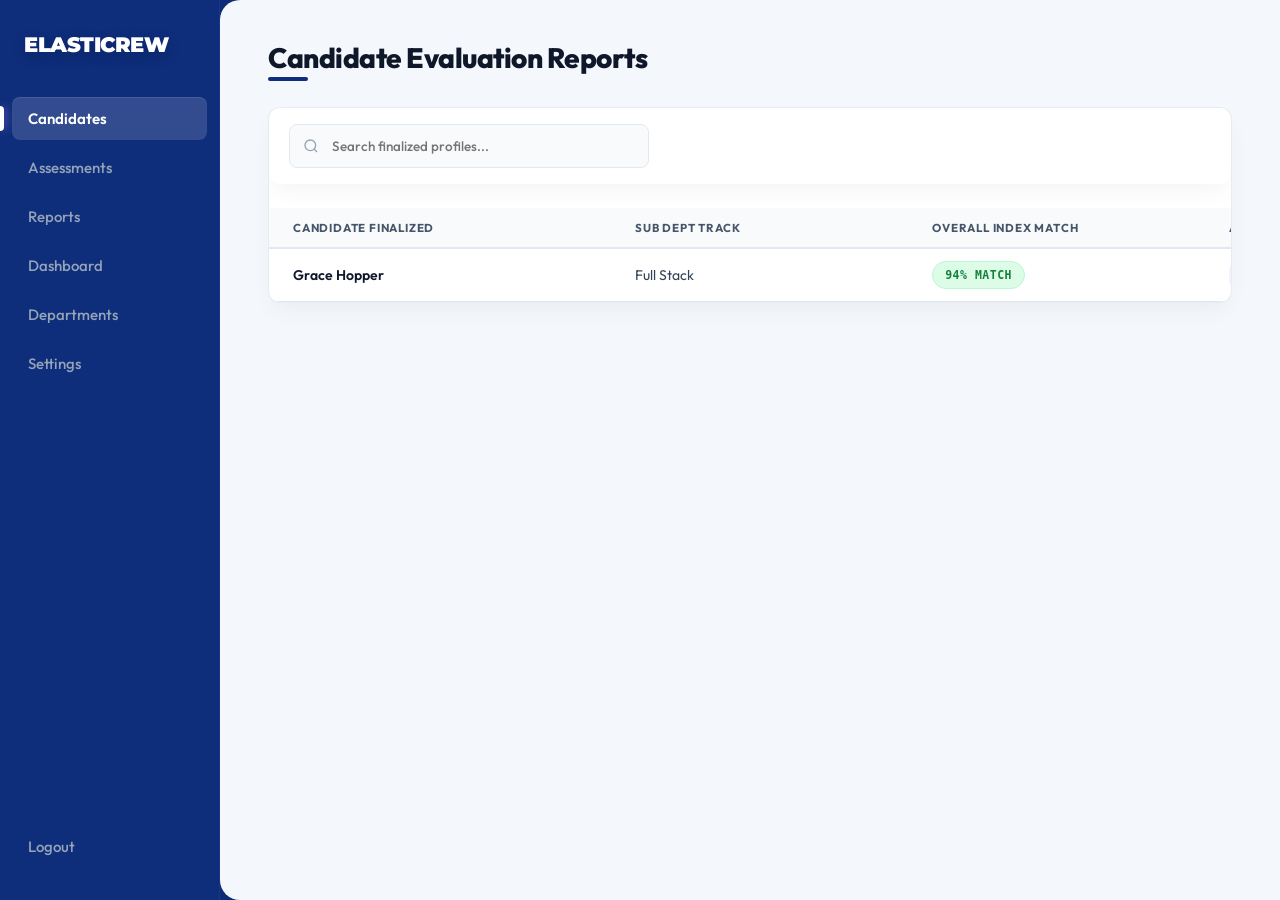
<file: reports.html>
<!DOCTYPE html>
<html lang="en">
<head>
    <meta charset="UTF-8">
    <meta name="viewport" content="width=device-width, initial-scale=1.0">
    <title>Elasticrew - Evaluation Reports</title>
    <link rel="stylesheet" href="style.css">
    <style>
        .grid-layout-th, .grid-layout-td { padding: 14px 16px; text-align: left; vertical-align: middle; }
        .col-name { width: 30%; }
        .col-dept { width: 25%; }
        .col-score { width: 25%; }
        .col-manage { width: 20%; text-align: right; }

        /* Report Modal Layout Overrides for Media Intricacy */
        .report-modal-card { max-width: 960px; width: 90%; max-height: 85vh; overflow-y: auto; }
        .report-grid-dashboard { display: grid; grid-template-columns: 1fr 1fr; gap: 24px; margin-top: 16px; }
        .media-block { background: #f8fafc; border: 1px solid var(--border-subtle); border-radius: 8px; padding: 16px; }
        .media-title { font-size: 14px; font-weight: 700; color: var(--text-dark); margin-bottom: 10px; display: flex; align-items: center; gap: 6px; }
        .transcript-box { background: #ffffff; border: 1px solid var(--border-subtle); border-radius: 6px; height: 120px; overflow-y: auto; padding: 10px; font-size: 12px; line-height: 1.5; color: var(--text-main); }
        .editor-mock-container { background: #1e1e1e; color: #d4d4d4; font-family: 'Courier New', monospace; padding: 12px; border-radius: 6px; height: 150px; overflow-y: auto; font-size: 12px; }
        
        .link-success-banner { background-color: #dcfce7; border: 1px solid #bbf7d0; color: #15803d; padding: 12px; border-radius: 6px; margin-top: 16px; font-size: 13px; display: none; word-break: break-all; }
    </style>
</head>
<body>

    <nav class="sidebar">
        <div class="sidebar-header"><h1 class="sidebar-brand">ElastiCrew</h1></div>
        <ul class="nav-menu">
      <li class="nav-menu-item active"><a href="candidates.html"><span>Candidates</span></a></li>
            <li class="nav-menu-item"><a href="assessments.html"><span>Assessments</span></a></li>
            <li class="nav-menu-item"><a href="reports.html"><span>Reports</span></a></li>
            <li class="nav-menu-item"><a href="dashboard.html"><span>Dashboard</span></a></li>
            <li class="nav-menu-item"><a href="departments.html"><span>Departments</span></a></li>
            <li class="nav-menu-item"><a href="settings.html"><span>Settings</span></a></li>
        </ul>
        <div class="logout-container"><a href="#" class="logout-link"><span>Logout</span></a></div>
    </nav>

    <main class="main-content">
        <header class="header-actions">
            <h1 class="page-title">Candidate Evaluation Reports</h1>
        </header>

        <section class="candidates-section">
            <div class="filter-bar">
                <div class="search-box" style="max-width: 360px;">
                    <svg width="16" height="16" viewBox="0 0 24 24" fill="none" stroke="currentColor" stroke-width="2"><circle cx="11" cy="11" r="8"></circle><line x1="21" y1="21" x2="16.65" y2="16.65"></line></svg>
                    <input type="text" id="searchReport" placeholder="Search finalized profiles...">
                </div>
            </div>

            <div class="table-responsive-wrapper">
                <table class="candidate-table" style="table-layout: fixed; width: 100%;">
                    <thead>
                        <tr>
                            <th class="grid-layout-th col-name">Candidate Finalized</th>
                            <th class="grid-layout-th col-dept">Sub Dept Track</th>
                            <th class="grid-layout-th col-score">Overall Index Match</th>
                            <th class="grid-layout-th col-manage" style="padding-right: 24px;">Action</th>
                        </tr>
                    </thead>
                    <tbody id="reportsListBody">
                        <tr class="candidate-row" data-name="Grace Hopper" data-dept="Engineering" data-subdept="Full Stack" data-id="EC-9931">
                            <td class="grid-layout-td col-name"><strong>Grace Hopper</strong></td>
                            <td class="grid-layout-td col-dept">Full Stack</td>
                            <td class="grid-layout-td col-score"><span class="stage-tag offered" style="font-family: monospace;">94% Match</span></td>
                            <td class="grid-layout-td col-manage">
                                <button class="btn-secondary" style="padding: 6px 12px; font-size: var(--font-size-small); color: var(--primary-blue);" onclick="triggerReportModal('Grace Hopper', 'Full Stack', 'EC-9931')">Review Report</button>
                            </td>
                        </tr>
                    </tbody>
                </table>
            </div>
        </section>
    </main>

    <div class="modal-overlay" id="reportModalOverlay">
        <div class="modal-card report-modal-card">
            <div style="display: flex; justify-content: space-between; align-items: flex-start; border-bottom: 1px solid var(--border-subtle); padding-bottom: 14px;">
                <div>
                    <h2 class="modal-header" id="targetModalCandName" style="margin-bottom: 4px;">Candidate Dossier</h2>
                    <p style="font-size: 13px; color: var(--text-muted);" id="targetModalCandMeta">Track: Full Stack</p>
                </div>
                <div style="display: flex; gap: 10px;">
                    <button class="btn-submit" style="background-color: #7c3aed;" onclick="generateSecureClientLink()">🔗 Generate 24H Client Link</button>
                    <button class="btn-secondary" onclick="closeReportModal()">Close Preview</button>
                </div>
            </div>

            <div class="link-success-banner" id="linkSuccessBanner"></div>

            <div class="report-grid-dashboard">
                
                <div class="media-block">
                    <h4 class="media-title">📄 Fabricated Resume Profile</h4>
                    <div style="background: #ffffff; border: 1px solid var(--border-subtle); border-radius: 6px; padding: 14px; font-size: 12.5px;">
                        <p><strong>Core Stack:</strong> React, Node.js, Express, MongoDB, Python</p><br>
                        <p><strong>Experience Summary:</strong> 4+ years of professional development building optimized microservices architectures and responsive client view interfaces.</p>
                    </div>
                </div>

                <div class="media-block">
                    <h4 class="media-title">🤖 Video Bot AI Screening Assessment</h4>
                    <video controls style="width: 100%; border-radius: 6px; background: #000; height: 140px;" poster="https://images.unsplash.com/photo-1618005182384-a83a8bd57fbe?w=500&auto=format&fit=crop&q=60">
                        <source src="https://www.w3schools.com/html/mov_bbb.mp4" type="video/mp4">
                    </video>
                    <div style="margin-top: 10px; font-size:12px; color: var(--text-main); font-weight: 500; margin-bottom: 6px;">AI Evaluation Summary:</div>
                    <div class="transcript-box">
                        <strong>[00:12] AI Bot:</strong> "Can you expand on how you resolve CORS constraints natively?"<br>
                        <strong>[00:28] Candidate:</strong> "I handle CORS constraints explicitly by configuring whitelist arrays inside the middleware layer or modifying structural header policies directly in Express configuration files safely..."
                    </div>
                </div>

                <div class="media-block">
                    <h4 class="media-title">👥 Technical Panel Interview Recording</h4>
                    <video controls style="width: 100%; border-radius: 6px; background: #000; height: 140px;" poster="https://images.unsplash.com/photo-1516321318423-f06f85e504b3?w=500&auto=format&fit=crop&q=60">
                        <source src="https://www.w3schools.com/html/movie.mp4" type="video/mp4">
                    </video>
                    <div style="margin-top: 10px; font-size:12px; color: var(--text-main); font-weight: 500; margin-bottom: 6px;">Panel Transcript & Technical Synthesis:</div>
                    <div class="transcript-box">
                        <strong>[14:05] Panellist (Sarah):</strong> "Walk me through how your algorithmic map manages big O execution steps here."<br>
                        <strong>[15:22] Candidate:</strong> "By storing lookup markers inside a Hash Map data structure context object, I successfully reduce lookup time complexity down to constant time operation boundaries..."
                    </div>
                </div>

                <div class="media-block">
                    <h4 class="media-title">💻 Code Submitted (KL Editor Terminal)</h4>
                    <div class="editor-mock-container">
<span style="color: #6a9955;">// KL Editor v4.2 - Production Technical Submission</span>
<span style="color: #569cd6;">const</span> <span style="color: #4fc1ff;">optimizeCandidateRoute</span> = (<span style="color: #9cdcfe;">matrix</span>) => {
    <span style="color: #569cd6;">const</span> <span style="color: #9cdcfe;">tracker</span> = <span style="color: #569cd6;">new</span> <span style="color: #4ec9b0;">Map</span>();
    <span style="color: #c586c0;">for</span>(<span style="color: #569cd6;">let</span> <span style="color: #9cdcfe;">i</span> = <span style="color: #b5cea8;">0</span>; <span style="color: #9cdcfe;">i</span> < <span style="color: #9cdcfe;">matrix</span>.<span style="color: #9cdcfe;">length</span>; <span style="color: #9cdcfe;">i</span>++) {
        <span style="color: #9cdcfe;">tracker</span>.<span style="color: #9cdcfe;">set</span>(<span style="color: #9cdcfe;">matrix</span>[<span style="color: #9cdcfe;">i</span>].<span style="color: #9cdcfe;">id</span>, <span style="color: #9cdcfe;">matrix</span>[<span style="color: #9cdcfe;">i</span>]);
    }
    <span style="color: #c586c0;">return</span> <span style="color: #4ec9b0;">Array</span>.<span style="color: #569cd6;">from</span>(<span style="color: #9cdcfe;">tracker</span>.<span style="color: #9cdcfe;">values</span>());
};
                    </div>
                </div>

            </div>
        </div>
    </div>

    <script>
        const reportModalOverlay = document.getElementById('reportModalOverlay');
        const targetModalCandName = document.getElementById('targetModalCandName');
        const targetModalCandMeta = document.getElementById('targetModalCandMeta');
        const linkSuccessBanner = document.getElementById('linkSuccessBanner');
        let currentActiveCandId = '';

        function triggerReportModal(name, track, id) {
            currentActiveCandId = id;
            targetModalCandName.innerText = `Evaluation Report: ${name}`;
            targetModalCandMeta.innerText = `Track Track: ${track} | Database Reference Token: ${id}`;
            linkSuccessBanner.style.display = 'none'; // Clear banner view states upon opening
            reportModalOverlay.classList.add('active');
        }

        function closeReportModal() {
            reportModalOverlay.classList.remove('active');
        }

        // 24-HOUR SECURE EXPIRY CRYPTOGRAPHIC LINK SIMULATOR RULES
        function generateSecureClientLink() {
            // Generating custom crypto hashing key string blocks
            const deterministicToken = Math.random().toString(36).substring(2, 15) + Math.random().toString(36).substring(2, 15);
            
            // Build absolute custom target token address url
            const secureAccessUrl = `${window.location.origin}/client-report.html?access_token=ec_secure_${deterministicToken}&valid_until=1726053600`;

            linkSuccessBanner.innerHTML = `<strong>Secure Shareable Link Generated Natively!</strong><br>This secure unique URL matches strict client-view constraints and automatically expires in exactly 24 hours. Copy link to clipboard:<br><input type="text" value="${secureAccessUrl}" readonly style="width:100%; margin-top:8px; padding:6px; font-family:monospace; border:1px solid #bbf7d0; border-radius:4px; font-size:11px;" onclick="this.select()">`;
            linkSuccessBanner.style.display = 'block';
        }
    </script>
</body>
</html>
</file>
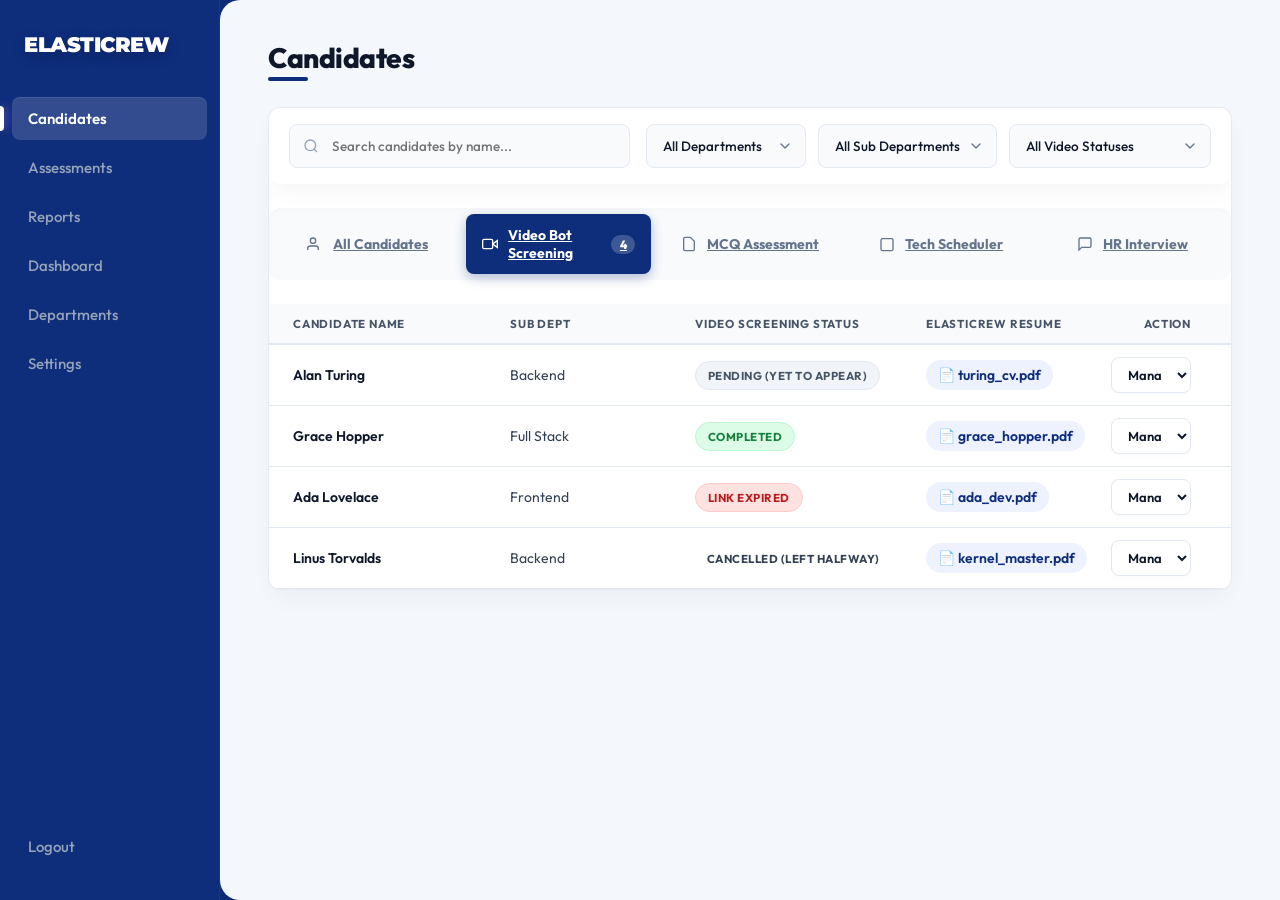
<file: screening.html>
<!DOCTYPE html>
<html lang="en">
<head>
    <meta charset="UTF-8">
    <meta name="viewport" content="width=device-width, initial-scale=1.0">
    <title>Elasticrew - Video Bot Screening</title>
    <link rel="stylesheet" href="style.css">
    <style>
        /* --- HIGH GRAPHIC VERTICAL GRID ALIGNMENT OVERRIDES --- */
        .grid-layout-th, .grid-layout-td {
            padding: 14px 16px;
            text-align: left;
            vertical-align: middle;
        }
        
        /* Strict column width constraints to enforce perfect vertical lines */
        .col-name { width: 25%; }
        .col-dept { width: 20%; }
        .col-status { width: 25%; }
        .col-resume { width: 20%; }
        .col-action { width: 10%; text-align: right; }

        /* Ensure standard inline alignment elements scale cleanly */
        .candidate-table td strong {
            display: block;
            white-space: nowrap;
            overflow: hidden;
            text-overflow: ellipsis;
            max-width: 220px;
        }
    </style>
</head>
<body>

    <nav class="sidebar">
        <div class="sidebar-header"><h1 class="sidebar-brand">ElastiCrew</h1></div>
        <ul class="nav-menu">
             <li class="nav-menu-item active"><a href="candidates.html"><span>Candidates</span></a></li>
            <li class="nav-menu-item"><a href="assessments.html"><span>Assessments</span></a></li>
            <li class="nav-menu-item"><a href="reports.html"><span>Reports</span></a></li>
            <li class="nav-menu-item"><a href="dashboard.html"><span>Dashboard</span></a></li>
            <li class="nav-menu-item"><a href="departments.html"><span>Departments</span></a></li>
            <li class="nav-menu-item"><a href="settings.html"><span>Settings</span></a></li>
        </ul>
        <div class="logout-container"><a href="#" class="logout-link"><span>Logout</span></a></div>
    </nav>

    <main class="main-content">
        <header class="header-actions">
            <h1 class="page-title">Candidates</h1>
        </header>

        <section class="candidates-section">
            <div class="filter-bar">
                <div class="search-box">
                    <svg width="16" height="16" viewBox="0 0 24 24" fill="none" stroke="currentColor" stroke-width="2"><circle cx="11" cy="11" r="8"></circle><line x1="21" y1="21" x2="16.65" y2="16.65"></line></svg>
                    <input type="text" id="searchName" placeholder="Search candidates by name...">
                </div>
                <div class="filter-group">
                    <select id="filterDept" class="filter-select">
                        <option value="all">All Departments</option>
                        <option value="Engineering">Engineering</option>
                        <option value="Product">Product</option>
                        <option value="Design">Design</option>
                    </select>
                    <select id="filterSubDept" class="filter-select">
                        <option value="all">All Sub Departments</option>
                        <option value="Frontend">Frontend</option>
                        <option value="Backend">Backend</option>
                        <option value="Full Stack">Full Stack</option>
                        <option value="QA / Testing">QA / Testing</option>
                        <option value="UI/UX">UI/UX</option>
                    </select>
                    <select id="filterStatus" class="filter-select">
                        <option value="all">All Video Statuses</option>
                        <option value="Completed">Completed</option>
                        <option value="Pending">Pending (Yet to appear)</option>
                        <option value="Expired">Link Expired</option>
                        <option value="Cancelled">Cancelled (Left Halfway)</option>
                    </select>
                </div>
            </div>

            <div class="sub-nav-container">
                <a href="candidates.html" class="sub-nav-tab text-decoration-none">
                    <svg class="tab-icon icon-blue" width="16" height="16" viewBox="0 0 24 24" fill="none" stroke="currentColor" stroke-width="2"><path d="M17 21v-2a4 4 0 0 0-4-4H5a4 4 0 0 0-4 4v2"></path><circle cx="9" cy="7" r="4"></circle></svg>
                    <span>All Candidates</span>
                </a>
                <a href="screening.html" class="sub-nav-tab active text-decoration-none">
                    <svg class="tab-icon icon-purple" width="16" height="16" viewBox="0 0 24 24" fill="none" stroke="currentColor" stroke-width="2"><path d="M23 7l-7 5 7 5V7z"></path><rect x="1" y="5" width="15" height="14" rx="2" ry="2"></rect></svg>
                    <span>Video Bot Screening</span>
                    <span class="count-pill" id="totalCountBubble">4</span>
                </a>
                <a href="#" class="sub-nav-tab text-decoration-none">
                    <svg class="tab-icon icon-blue-alt" width="16" height="16" viewBox="0 0 24 24" fill="none" stroke="currentColor" stroke-width="2"><path d="M14 2H6a2 2 0 0 0-2 2v16a2 2 0 0 0 2 2h12a2 2 0 0 0 2-2V8z"></path></svg>
                    <span>MCQ Assessment</span>
                </a>
                <a href="tech-scheduler.html" class="sub-nav-tab text-decoration-none">
                    <svg class="tab-icon icon-green" width="16" height="16" viewBox="0 0 24 24" fill="none" stroke="currentColor" stroke-width="2"><rect x="3" y="4" width="18" height="18" rx="2" ry="2"></rect></svg>
                    <span>Tech Scheduler</span>
                </a>
                <a href="#" class="sub-nav-tab text-decoration-none">
                    <svg class="tab-icon icon-amber" width="16" height="16" viewBox="0 0 24 24" fill="none" stroke="currentColor" stroke-width="2"><path d="M21 15a2 2 0 0 1-2 2H7l-4 4V5a2 2 0 0 1 2-2h14a2 2 0 0 1 2 2z"></path></svg>
                    <span>HR Interview</span>
                </a>
            </div>

            <table class="candidate-table" id="screeningTable" style="table-layout: fixed; width: 100%;">
                <thead>
                    <tr>
                        <th class="grid-layout-th col-name">Candidate Name</th>
                        <th class="grid-layout-th col-dept">Sub Dept</th>
                        <th class="grid-layout-th col-status">Video Screening Status</th>
                        <th class="grid-layout-th col-resume">ElastiCrew Resume</th>
                        <th class="grid-layout-th col-action" style="padding-right: 24px;">Action</th>
                    </tr>
                </thead>
                <tbody id="candidateListBody">
                    <tr class="candidate-row" data-name="Alan Turing" data-dept="Engineering" data-subdept="Backend" data-status="Pending">
                        <td class="grid-layout-td col-name"><strong>Alan Turing</strong></td>
                        <td class="grid-layout-td col-dept">Backend</td>
                        <td class="grid-layout-td col-status"><span class="stage-tag screening">Pending (Yet to appear)</span></td>
                        <td class="grid-layout-td col-resume"><span class="resume-tag">📄 turing_cv.pdf</span></td>
                        <td class="grid-layout-td col-action">
                            <select class="action-dropdown" onchange="handleAction(this)">
                                <option value="" disabled selected>Manage</option>
                                <option value="reshare">Reshare Link</option>
                                <option value="MCQ">Send MCQ Assessment Invite</option>
                                <option value="tech">Send Tech Interview Invite</option>
                                <option value="hr">Send Hr Interview Invite</option>
                                <option value="delete" class="danger-option">Delete</option>
                            </select>
                        </td>
                    </tr>
                    <tr class="candidate-row" data-name="Grace Hopper" data-dept="Engineering" data-subdept="Full Stack" data-status="Completed">
                        <td class="grid-layout-td col-name"><strong>Grace Hopper</strong></td>
                        <td class="grid-layout-td col-dept">Full Stack</td>
                        <td class="grid-layout-td col-status"><span class="stage-tag offered">Completed</span></td>
                        <td class="grid-layout-td col-resume"><span class="resume-tag">📄 grace_hopper.pdf</span></td>
                        <td class="grid-layout-td col-action">
                            <select class="action-dropdown" onchange="handleAction(this)">
                                <option value="" disabled selected>Manage</option>
                                <option value="reshare">Reshare Link</option>
                                <option value="MCQ">Send MCQ Assessment Invite</option>
                                <option value="tech">Send Tech Interview Invite</option>
                                <option value="hr">Send Hr Interview Invite</option>
                                <option value="delete" class="danger-option">Delete</option>
                            </select>
                        </td>
                    </tr>
                    <tr class="candidate-row" data-name="Ada Lovelace" data-dept="Engineering" data-subdept="Frontend" data-status="Expired">
                        <td class="grid-layout-td col-name"><strong>Ada Lovelace</strong></td>
                        <td class="grid-layout-td col-dept">Frontend</td>
                        <td class="grid-layout-td col-status"><span class="stage-tag rejected">Link Expired</span></td>
                        <td class="grid-layout-td col-resume"><span class="resume-tag">📄 ada_dev.pdf</span></td>
                        <td class="grid-layout-td col-action">
                            <select class="action-dropdown" onchange="handleAction(this)">
                                <option value="" disabled selected>Manage</option>
                                <option value="reshare">Reshare Link</option>
                                <option value="MCQ">Send MCQ Assessment Invite</option>
                                <option value="tech">Send Tech Interview Invite</option>
                                <option value="hr">Send Hr Interview Invite</option>
                                <option value="delete" class="danger-option">Delete</option>
                            </select>
                        </td>
                    </tr>
                    <tr class="candidate-row" data-name="Linus Torvalds" data-dept="Engineering" data-subdept="Backend" data-status="Cancelled">
                        <td class="grid-layout-td col-name"><strong>Linus Torvalds</strong></td>
                        <td class="grid-layout-td col-dept">Backend</td>
                        <td class="grid-layout-td col-status"><span class="stage-tag profiling-cancelled">Cancelled (Left Halfway)</span></td>
                        <td class="grid-layout-td col-resume"><span class="resume-tag">📄 kernel_master.pdf</span></td>
                        <td class="grid-layout-td col-action">
                            <select class="action-dropdown" onchange="handleAction(this)">
                                <option value="" disabled selected>Manage</option>
                                <option value="reshare">Reshare Link</option>
                                <option value="MCQ">Send MCQ Assessment Invite</option>
                                <option value="tech">Send Tech Interview Invite</option>
                                <option value="hr">Send Hr Interview Invite</option>
                                <option value="delete" class="danger-option">Delete</option>
                            </select>
                        </td>
                    </tr>
                </tbody>
            </table>
            <div id="noResults" class="empty-state" style="display: none;">No screening profiles match your active filters.</div>
        </section>
    </main>

    <div class="modal-overlay" id="emailModalOverlay">
        <div class="modal-card email-modal-card">
            <h2 class="modal-header">Reshare Video Bot Screening Link</h2>
            <form id="emailInviteForm">
                <div class="form-group">
                    <label>Sender</label>
                    <input type="email" class="form-control" value="hr@elasticrew.com" readonly>
                </div>
                <div class="form-group">
                    <label>Candidate Email</label>
                    <input type="email" id="candidateEmail" class="form-control" readonly>
                </div>
                <div class="form-group">
                    <label>Subject</label>
                    <input type="text" id="emailSubject" class="form-control" value="New Invitation: Complete your Video AI Screening with ElastiCrew" required>
                </div>
                <div class="form-group">
                    <label>Email Message Body</label>
                    <textarea id="emailBody" class="form-control textarea-body" rows="8" required></textarea>
                </div>
                <div class="modal-actions">
                    <button type="button" class="btn-secondary" id="closeEmailModalBtn">Cancel</button>
                    <button type="submit" class="btn-submit dispatch-btn">Reshare Link</button>
                </div>
            </form>
        </div>
    </div>

    <script>
        const candidateListBody = document.getElementById('candidateListBody');
        const totalCountBubble = document.getElementById('totalCountBubble');
        const noResults = document.getElementById('noResults');

        const emailModalOverlay = document.getElementById('emailModalOverlay');
        const closeEmailModalBtn = document.getElementById('closeEmailModalBtn');
        const emailInviteForm = document.getElementById('emailInviteForm');
        const candidateEmailInput = document.getElementById('candidateEmail');
        const emailBodyTextArea = document.getElementById('emailBody');

        const searchName = document.getElementById('searchName');
        const filterDept = document.getElementById('filterDept');
        const filterSubDept = document.getElementById('filterSubDept');
        const filterStatus = document.getElementById('filterStatus');

        let activeRowForEmail = null;

        function updateCounter() {
            totalCountBubble.innerText = candidateListBody.getElementsByClassName('candidate-row').length;
        }

        closeEmailModalBtn.addEventListener('click', () => toggleEmailModal(false));
        emailModalOverlay.addEventListener('click', (e) => { if (e.target === emailModalOverlay) toggleEmailModal(false); });

        function toggleEmailModal(show) {
            if (show) emailModalOverlay.classList.add('active');
            else { emailModalOverlay.classList.remove('active'); emailInviteForm.reset(); activeRowForEmail = null; }
        }

        function filterScreeningList() {
            const query = searchName.value.toLowerCase().trim();
            const deptValue = filterDept.value;
            const subDeptValue = filterSubDept.value;
            const statusValue = filterStatus.value;
            
            const rows = candidateListBody.getElementsByClassName('candidate-row');
            let visibleCount = 0;

            for (let row of rows) {
                const name = row.getAttribute('data-name').toLowerCase();
                const dept = row.getAttribute('data-dept');
                const subdept = row.getAttribute('data-subdept');
                const status = row.getAttribute('data-status');

                const matchesSearch = name.includes(query);
                const matchesDept = (deptValue === 'all' || dept === deptValue);
                const matchesSubDept = (subDeptValue === 'all' || subdept === subDeptValue);
                const matchesStatus = (statusValue === 'all' || status === statusValue);

                if (matchesSearch && matchesDept && matchesSubDept && matchesStatus) {
                    row.style.display = '';
                    visibleCount++;
                } else {
                    row.style.display = 'none';
                }
            }
            noResults.style.display = visibleCount === 0 ? 'block' : 'none';
        }

        searchName.addEventListener('input', filterScreeningList);
        filterDept.addEventListener('change', filterScreeningList);
        filterSubDept.addEventListener('change', filterScreeningList);
        filterStatus.addEventListener('change', filterScreeningList);

        function handleAction(dropdown) {
            const selectedAction = dropdown.value;
            const row = dropdown.closest('.candidate-row');
            if (!row) return;

            const candidateName = row.getAttribute('data-name');
            const currentStatus = row.getAttribute('data-status');

            if (selectedAction === 'delete') {
                if (confirm(`Are you sure you want to completely delete ${candidateName} from the screening roster?`)) {
                    row.remove();
                    updateCounter();
                    filterScreeningList();
                }
                dropdown.value = "";
            } 
            else if (selectedAction === 'reshare') {
                activeRowForEmail = row;
                const parsedEmail = `${candidateName.toLowerCase().replace(/\s+/g, '.')}@example.com`;
                candidateEmailInput.value = parsedEmail;

                let contextNote = "complete your previous screening phase";
                if (currentStatus === 'Expired') contextNote = "reappear since your previous validation link has timed out";
                if (currentStatus === 'Completed') contextNote = "re-take the screening to log a brand new evaluation metric scorecard";

                emailBodyTextArea.value = `Hi ${candidateName},\n\nWe have generated a brand new secure access token for you to ${contextNote}.\n\nPlease access the connection hub terminal using the link below at your earliest convenience to log your screening profile data.\n\nBest regards,\nElastiCrew Talent Team`;
                
                toggleEmailModal(true);
                dropdown.value = "";
            }
        }

        emailInviteForm.addEventListener('submit', function(e) {
            e.preventDefault();
            if (activeRowForEmail) {
                activeRowForEmail.setAttribute('data-status', 'Pending');
                activeRowForEmail.cells[2].innerHTML = `<span class="stage-tag screening">Pending (Yet to appear)</span>`;
                
                alert(`Success: Brand new invite link effectively dispatched to ${candidateEmailInput.value}.`);
                toggleEmailModal(false);
                filterScreeningList();
            }
        });

        updateCounter();
    </script>
</body>
</html>
</file>
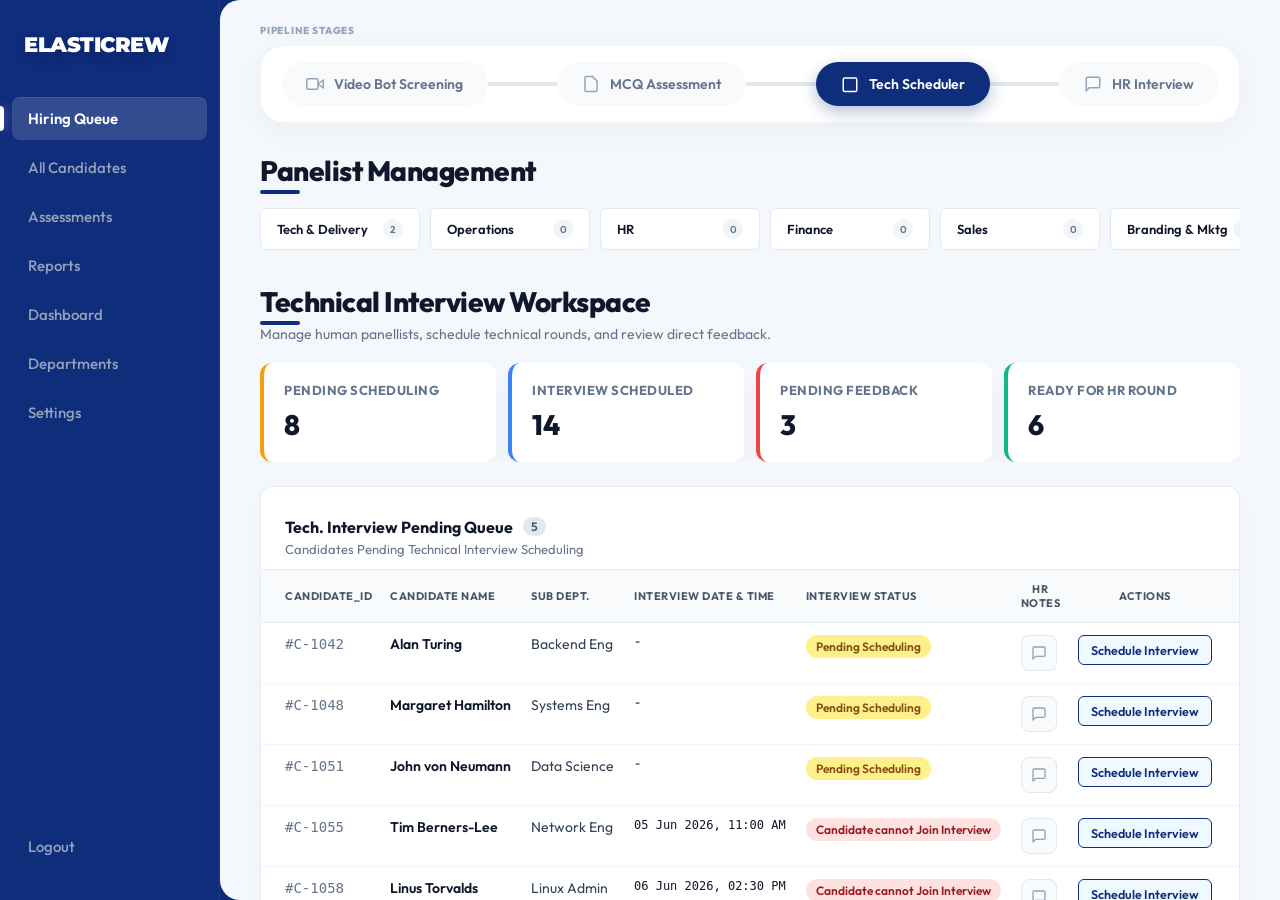
<file: tech-scheduler.html>
<!DOCTYPE html>
<html lang="en">
<head>
    <meta http-equiv="Cache-Control" content="no-cache, no-store, must-revalidate">
    <meta http-equiv="Pragma" content="no-cache">
    <meta http-equiv="Expires" content="0">
    <meta charset="UTF-8">
    <meta name="viewport" content="width=device-width, initial-scale=1.0">
    <title>Elasticrew - Technical Interview Scheduler</title>
    <link rel="stylesheet" href="style.css">
    <style>
        /* --- STAKEHOLDER DEMO VERTICAL LINES ENGINE --- */
        .grid-layout-th, .grid-layout-td {
            padding: 14px 16px;
            text-align: left;
            vertical-align: middle;
        }
        .col-cand { width: 22%; }
        .col-panel { width: 22%; }
        .col-combined-time-assets { width: 32%; }
        .col-status { width: 10%; }
        .col-book { width: 8%; text-align: center; }
        .col-manage { width: 6%; text-align: right; }

        .candidate-table td strong {
            display: block;
            overflow: hidden;
            text-overflow: ellipsis;
            max-width: 180px;
        }

        /* --- BUTTON STYLE DEPARTMENT SELECTOR CHIPS --- */
        .dept-button-grid {
            display: grid;
            grid-template-columns: repeat(auto-fill, minmax(180px, 1fr));
            gap: 10px;
            margin-bottom: 20px;
        }
        .dept-btn-card {
            background: #ffffff;
            border: 1px solid #cbd5e1;
            border-radius: 8px;
            padding: 12px 16px;
            text-align: left;
            cursor: pointer;
            transition: all 0.15s ease;
            display: flex;
            justify-content: space-between;
            align-items: center;
        }
        .dept-btn-card:hover {
            border-color: #2563eb;
            background: #f8fafc;
            box-shadow: 0 4px 6px -1px rgba(0, 0, 0, 0.05);
        }
        .dept-btn-card.active {
            background: #eff6ff;
            border-color: #2563eb;
            box-shadow: inset 0 0 0 1px #2563eb;
        }
        .dept-title-txt { font-size: 13px; font-weight: 700; color: #1e293b; }
        .dept-btn-card.active .dept-title-txt { color: #1d4ed8; }
        .dept-pill-count { font-size: 10px; background: #f1f5f9; padding: 2px 6px; border-radius: 10px; font-weight: 600; color: #475569; }
        .dept-btn-card.active .dept-pill-count { background: #3b82f6; color: #ffffff; }

        /* --- DRAWER INTERIOR LAYOUT CONTAINER --- */
        .panel-directory-drawer {
            background: #ffffff;
            border: 1px solid #e2e8f0;
            border-radius: 8px;
            padding: 16px 20px;
            margin-bottom: 20px;
            display: none;
            animation: fadeInDrawer 0.15s ease-out;
        }
        @keyframes fadeInDrawer {
            from { opacity: 0; transform: translateY(-4px); }
            to { opacity: 1; transform: translateY(0); }
        }

        .chip-container { display: flex; flex-wrap: wrap; gap: 8px; margin-top: 12px; }
        .panellist-chip {
            display: inline-flex;
            align-items: center;
            background-color: #f8fafc;
            color: #334155;
            padding: 6px 12px;
            border-radius: 20px;
            font-size: 12px;
            font-weight: 500;
            border: 1px solid #e2e8f0;
        }
        .remove-chip-btn { background: none; border: none; color: #94a3b8; margin-left: 8px; cursor: pointer; font-size: 14px; font-weight: 700; line-height: 1; }
        .remove-chip-btn:hover { color: #b91c1c; }

        /* --- STAGE BADGE ELEMENT HIGHLIGHTS --- */
        .stage-tag { display: inline-block; padding: 4px 10px; font-size: 10px; font-weight: 600; border-radius: 12px; text-align: center; }
        .stage-tag.pending { background-color: #f1f5f9; color: #475569; }
        .stage-tag.completed { background-color: #dcfce7; color: #15803d; }
        .stage-tag.cancelled { background-color: #fee2e2; color: #b91c1c; }

        .asset-link-active { color: #7c3aed; font-weight: 600; cursor: pointer; display: inline-flex; align-items: center; gap: 4px; font-size: 11.5px; }
        .asset-link-active:hover { text-decoration: underline; }
        .stacked-panel-wrapper { margin-bottom: 4px; }
        .stacked-panel-wrapper:last-child { margin-bottom: 0; }
        .timestamp-txt { font-family: monospace; font-size: 12px; color: #1e293b; font-weight: 600; }
        .checkbox-dropdown-panel { border: 1px solid #cbd5e1; border-radius: 6px; max-height: 120px; overflow-y: auto; padding: 8px 12px; background-color: #ffffff; }
        .checkbox-item { display: flex; align-items: center; gap: 8px; padding: 4px 0; font-size: 13px; color: #334155; cursor: pointer; }
    </style>

    <style>
        /* Strictly prevent horizontal scrolling */
        .table-responsive-wrapper {
            overflow-x: hidden !important;
        }
        .enterprise-table th {
            word-wrap: break-word;
            white-space: normal !important;
            padding-right: 8px !important;
        }
        .enterprise-table td {
            word-wrap: break-word;
        }
    </style>
</head>
<body>

    <nav class="sidebar">
        <div class="sidebar-header"><h1 class="sidebar-brand">ElastiCrew</h1></div>
        <ul class="nav-menu">
            <li class="nav-menu-item active"><a href="hiring-queue.html?v=3"><span>Hiring Queue</span></a></li>
            <li class="nav-menu-item"><a href="all-candidates.html?v=3"><span>All Candidates</span></a></li>
            <li class="nav-menu-item"><a href="assessments.html?v=3"><span>Assessments</span></a></li>
            <li class="nav-menu-item"><a href="reports.html?v=3"><span>Reports</span></a></li>
            <li class="nav-menu-item"><a href="dashboard.html?v=3"><span>Dashboard</span></a></li>
            <li class="nav-menu-item"><a href="departments.html?v=3"><span>Departments</span></a></li>
            <li class="nav-menu-item"><a href="settings.html?v=3"><span>Settings</span></a></li>
        </ul>
        <div class="logout-container"><a href="#" class="logout-link"><span>Logout</span></a></div>
    </nav>

    <main class="main-content" style="padding: 24px 40px !important;">
        <div style="font-size: 10px; font-weight: 800; color: #94a3b8; text-transform: uppercase; margin-bottom: 8px; letter-spacing: 0.8px;">Pipeline Stages</div>
                        <style>
            .pipeline-stepper {
                display: flex;
                align-items: center;
                margin-bottom: 30px;
                background: #ffffff;
                padding: 16px 20px;
                border-radius: 24px;
                box-shadow: 0 8px 30px rgba(0,0,0,0.04);
                border: 1px solid #f1f5f9;
                justify-content: space-between;
                position: relative;
            }
            .pipeline-step {
                display: flex;
                align-items: center;
                gap: 10px;
                padding: 12px 24px;
                border-radius: 30px;
                background: #f8fafc;
                color: #64748b;
                font-weight: 600;
                font-size: 14px;
                text-decoration: none;
                transition: all 0.4s cubic-bezier(0.4, 0, 0.2, 1);
                border: 1px solid transparent;
                position: relative;
                z-index: 2;
            }
            
            .pipeline-step svg {
                color: #94a3b8;
                transition: all 0.4s ease;
            }
            


            
            .pipeline-step.active {
                background: var(--primary-blue) !important;
                color: #ffffff !important;
                box-shadow: 0 6px 16px rgba(14, 45, 123, 0.3);
                
            }
            .pipeline-step.active svg {
                color: #ffffff !important;
            }
            
            .pipeline-step:not(.active):hover {
                transform: translateY(-2px);
                box-shadow: 0 6px 16px rgba(0,0,0,0.06);
            }
            
            .step-connector {
                flex: 1;
                height: 4px;
                background: #e2e8f0;
                margin: 0 -15px;
                z-index: 1;
                border-radius: 2px;
                transition: all 0.4s ease;
            }


        </style>
        <div class="pipeline-stepper">
            <!-- Step 1 -->
            <a href="hiring-queue.html?v=3" class="pipeline-step ">
                <svg width="18" height="18" viewBox="0 0 24 24" fill="none" stroke="currentColor" stroke-width="2">
                    <path d="M23 7l-7 5 7 5V7z"></path>
                    <rect x="1" y="5" width="15" height="14" rx="2" ry="2"></rect>
                </svg>
                <span>Video Bot Screening</span>
            </a>
            <div class="step-connector "></div>
            <!-- Step 2 -->
            <a href="#" class="pipeline-step ">
                <svg width="18" height="18" viewBox="0 0 24 24" fill="none" stroke="currentColor" stroke-width="2">
                    <path d="M14 2H6a2 2 0 0 0-2 2v16a2 2 0 0 0 2 2h12a2 2 0 0 0 2-2V8z"></path>
                </svg>
                <span>MCQ Assessment</span>
            </a>
            <div class="step-connector "></div>
            <!-- Step 3 -->
            <a href="tech-scheduler.html?v=3" class="pipeline-step active">
                <svg width="18" height="18" viewBox="0 0 24 24" fill="none" stroke="currentColor" stroke-width="2">
                    <rect x="3" y="4" width="18" height="18" rx="2" ry="2"></rect>
                </svg>
                <span>Tech Scheduler</span>
            </a>
            <div class="step-connector "></div>
            <!-- Step 4 -->
            <a href="#" class="pipeline-step ">
                <svg width="18" height="18" viewBox="0 0 24 24" fill="none" stroke="currentColor" stroke-width="2">
                    <path d="M21 15a2 2 0 0 1-2 2H7l-4 4V5a2 2 0 0 1 2-2h14a2 2 0 0 1 2 2z"></path>
                </svg>
                <span>HR Interview</span>
            </a>
        </div>

        
        <header class="header-actions" style="margin-bottom: 20px;">
            <div>
                <h1 class="page-title">Panelist Management</h1>
            </div>
        </header>

        <!-- Panelist Management Section -->
        <section class="panelist-management-section" style="margin-bottom: 30px;">
            <!-- Tabs -->
            <div style="display: flex; gap: 10px; margin-bottom: 16px; overflow-x: auto; padding-bottom: 4px;">
                <div onclick="selectPanelTrack('Tech and Delivery', this)" class="panel-track-tab" style="display: flex; align-items: center; justify-content: space-between; min-width: 160px; padding: 10px 16px; background: white; border: 1px solid #e2e8f0; border-radius: 6px; cursor: pointer; transition: all 0.2s ease;">
                    <span class="tab-title" style="font-size: 13px; font-weight: 600; color: #0f172a;">Tech & Delivery</span>
                    <span id="badge-Tech-and-Delivery" class="tab-badge" style="background: #f1f5f9; color: #64748b; border-radius: 50%; width: 20px; height: 20px; display: flex; align-items: center; justify-content: center; font-size: 10px; font-weight: 600;">2</span>
                </div>
                <div onclick="selectPanelTrack('Operations', this)" class="panel-track-tab" style="display: flex; align-items: center; justify-content: space-between; min-width: 160px; padding: 10px 16px; background: white; border: 1px solid #e2e8f0; border-radius: 6px; cursor: pointer; transition: all 0.2s ease;">
                    <span class="tab-title" style="font-size: 13px; font-weight: 600; color: #0f172a;">Operations</span>
                    <span class="tab-badge" style="background: #f1f5f9; color: #64748b; border-radius: 50%; width: 20px; height: 20px; display: flex; align-items: center; justify-content: center; font-size: 10px; font-weight: 600;">0</span>
                </div>
                <div onclick="selectPanelTrack('HR', this)" class="panel-track-tab" style="display: flex; align-items: center; justify-content: space-between; min-width: 160px; padding: 10px 16px; background: white; border: 1px solid #e2e8f0; border-radius: 6px; cursor: pointer; transition: all 0.2s ease;">
                    <span class="tab-title" style="font-size: 13px; font-weight: 600; color: #0f172a;">HR</span>
                    <span class="tab-badge" style="background: #f1f5f9; color: #64748b; border-radius: 50%; width: 20px; height: 20px; display: flex; align-items: center; justify-content: center; font-size: 10px; font-weight: 600;">0</span>
                </div>
                <div onclick="selectPanelTrack('Finance', this)" class="panel-track-tab" style="display: flex; align-items: center; justify-content: space-between; min-width: 160px; padding: 10px 16px; background: white; border: 1px solid #e2e8f0; border-radius: 6px; cursor: pointer; transition: all 0.2s ease;">
                    <span class="tab-title" style="font-size: 13px; font-weight: 600; color: #0f172a;">Finance</span>
                    <span class="tab-badge" style="background: #f1f5f9; color: #64748b; border-radius: 50%; width: 20px; height: 20px; display: flex; align-items: center; justify-content: center; font-size: 10px; font-weight: 600;">0</span>
                </div>
                <div onclick="selectPanelTrack('Sales', this)" class="panel-track-tab" style="display: flex; align-items: center; justify-content: space-between; min-width: 160px; padding: 10px 16px; background: white; border: 1px solid #e2e8f0; border-radius: 6px; cursor: pointer; transition: all 0.2s ease;">
                    <span class="tab-title" style="font-size: 13px; font-weight: 600; color: #0f172a;">Sales</span>
                    <span class="tab-badge" style="background: #f1f5f9; color: #64748b; border-radius: 50%; width: 20px; height: 20px; display: flex; align-items: center; justify-content: center; font-size: 10px; font-weight: 600;">0</span>
                </div>
                <div onclick="selectPanelTrack('Branding & Mktg', this)" class="panel-track-tab" style="display: flex; align-items: center; justify-content: space-between; min-width: 160px; padding: 10px 16px; background: white; border: 1px solid #e2e8f0; border-radius: 6px; cursor: pointer; transition: all 0.2s ease;">
                    <span class="tab-title" style="font-size: 13px; font-weight: 600; color: #0f172a;">Branding & Mktg</span>
                    <span class="tab-badge" style="background: #f1f5f9; color: #64748b; border-radius: 50%; width: 20px; height: 20px; display: flex; align-items: center; justify-content: center; font-size: 10px; font-weight: 600;">0</span>
                </div>
            </div>

            <!-- Panel Roster Card (Hidden by default) -->
            <div id="panelRosterCard" style="display: none; background: white; border: 1px solid #e2e8f0; border-radius: 8px; padding: 20px;">
                <h3 id="panelRosterTitle" style="font-size: 15px; font-weight: 700; color: #0f172a; margin: 0 0 4px 0;">Tech and Delivery Panel Roster</h3>
                <p style="font-size: 12px; color: #64748b; margin: 0 0 16px 0;">Register panellists for this track below. Added users become visible when booking slots for candidates matching this department.</p>
                
                <button onclick="togglePanelModal(true)" style="background: #f8fafc; border: 1px solid #e2e8f0; border-radius: 6px; padding: 6px 12px; font-size: 13px; font-weight: 600; color: #475569; cursor: pointer; margin-bottom: 24px;">Add Panelist</button>
                
                <hr style="border: none; border-top: 1px solid #f1f5f9; margin: 0 -20px 20px -20px;">
                
                <!-- Panellist Chips -->
                <div id="panellistChipsContainer" style="display: flex; gap: 12px; flex-wrap: wrap;">
                    <div class="dummy-panellist-chip" style="display: flex; align-items: center; gap: 8px; padding: 6px 12px; border: 1px solid #e2e8f0; border-radius: 20px; background: white; font-size: 13px;">
                        <span style="font-weight: 700; color: #0f172a;">Gaurav Paliwal</span>
                        <span style="color: #64748b;">(Group Manager)</span>
                        <span style="color: #94a3b8; cursor: pointer; font-size: 14px; margin-left: 4px;" onclick="this.parentElement.remove()">&times;</span>
                    </div>
                    <div class="dummy-panellist-chip" style="display: flex; align-items: center; gap: 8px; padding: 6px 12px; border: 1px solid #e2e8f0; border-radius: 20px; background: white; font-size: 13px;">
                        <span style="font-weight: 700; color: #0f172a;">Arpit Pathak</span>
                        <span style="color: #64748b;">(Manager)</span>
                        <span style="color: #94a3b8; cursor: pointer; font-size: 14px; margin-left: 4px;" onclick="this.parentElement.remove()">&times;</span>
                    </div>
                </div>
            </div>
        </section>

        <script>
            function selectPanelTrack(trackName, tabElement) {
                const isAlreadyActive = tabElement.style.backgroundColor === 'rgb(239, 246, 255)' || tabElement.style.background === '#eff6ff';

                const tabs = document.querySelectorAll('.panel-track-tab');
                tabs.forEach(tab => {
                    tab.style.background = 'white';
                    tab.style.border = '1px solid #e2e8f0';
                    tab.querySelector('.tab-title').style.color = '#0f172a';
                    tab.querySelector('.tab-title').style.fontWeight = '600';
                    tab.querySelector('.tab-badge').style.background = '#f1f5f9';
                    tab.querySelector('.tab-badge').style.color = '#64748b';
                });
                
                if (isAlreadyActive) {
                    document.getElementById('panelRosterCard').style.display = 'none';
                    return;
                }

                tabElement.style.background = '#eff6ff';
                tabElement.style.border = '1px solid #3b82f6';
                tabElement.querySelector('.tab-title').style.color = '#1d4ed8';
                tabElement.querySelector('.tab-title').style.fontWeight = '700';
                tabElement.querySelector('.tab-badge').style.background = '#3b82f6';
                tabElement.querySelector('.tab-badge').style.color = 'white';
                
                document.getElementById('panelRosterTitle').innerText = trackName + " Panel Roster";
                
                // Integrate with original system
                currentActiveSelectedDepartment = trackName;
                if (typeof renderPanellistDirectoryChips === 'function') {
                    renderPanellistDirectoryChips();
                }
                
                document.getElementById('panelRosterCard').style.display = 'block';
            }
        
        function openPanelistDetailsModal(id, name, date, panelistsStr) {
            document.getElementById('pd_candidateId').innerText = id;
            document.getElementById('pd_candidateName').innerText = name;
            document.getElementById('pd_interviewDate').innerText = date;
            
            const listEl = document.getElementById('pd_panelistsList');
            listEl.innerHTML = '';
            const panelists = panelistsStr.split(',');
            panelists.forEach(p => {
                const li = document.createElement('li');
                li.innerText = p.trim();
                listEl.appendChild(li);
            });
            
            document.getElementById('panelistDetailsModalOverlay').classList.add('active');
        }

        function closePanelistDetailsModal() {
            document.getElementById('panelistDetailsModalOverlay').classList.remove('active');
        }
</script>
        

<header class="header-actions" style="margin-bottom: 20px;">
            <div>
                <h1 class="page-title">Technical Interview Workspace</h1>
                <p style="color: #64748b; font-size: 14px; margin-top: 6px;">Manage human panellists, schedule technical rounds, and review direct feedback.</p>
            </div>
        </header>

        <!-- Action-Oriented KPI Panel -->
        <section class="kpi-panel-container">
            <div class="kpi-card warning">
                <div class="kpi-label">Pending Scheduling</div>
                <div class="kpi-count">8</div>
            </div>
            <div class="kpi-card neutral">
                <div class="kpi-label">Interview Scheduled</div>
                <div class="kpi-count">14</div>
            </div>
            <div class="kpi-card danger">
                <div class="kpi-label">Pending Feedback</div>
                <div class="kpi-count">3</div>
            </div>
            <div class="kpi-card success">
                <div class="kpi-label">Ready For HR Round</div>
                <div class="kpi-count">6</div>
            </div>
        </section>

        <!-- Sub Nav Tab Segment Control Layer -->
        



                <!-- Enterprise Data Grid (Tech Scheduler) -->
        <section class="candidates-section">

            <div style="margin-top: 30px; margin-bottom: 12px; padding-left: 24px;">
                <h2 style="font-size: 16px; font-weight: 700; color: #0f172a; margin: 0; display: flex; align-items: center;">
                    Tech. Interview Pending Queue <span style="background: #e2e8f0; color: #475569; padding: 2px 8px; border-radius: 12px; font-size: 12px; font-weight: 600; margin-left: 10px;">5</span>
                </h2>
                <p style="font-size: 13px; color: #64748b; margin-top: 4px; margin-bottom: 0;">Candidates Pending Technical Interview Scheduling</p>
            </div>
            <div class="table-responsive-wrapper">
                <table class="candidate-table enterprise-table" style="width: 100%;">
                    <thead>
                        <tr>
                            <th style="width: 10%; ">Candidate_ID</th>
                            <th style="width: 20%; ">Candidate Name</th>
                            <th style="width: 15%; ">Sub Dept.</th>
                            <th style="width: 15%; ">Interview Date & Time</th>
                            <th style="width: 12%; ">Interview Status</th>
                            <th style="width: 10%; text-align: center; ">HR Notes</th>
                            <th style="width: 18%; text-align: center; ">Actions</th>
                        </tr>
                    </thead>
                    <tbody class="candidate-row-group">
                        <tr class="enterprise-row">
                            <td><span style="font-family: monospace; color: #64748b;">#C-1042</span></td>
                            <td>
                                <div style="display: flex; align-items: center; gap: 10px;">
                                    <div><strong>Alan Turing</strong></div>
                                </div>
                            </td>
                            <td>Backend Eng</td>
                            <td>
                                <div class="timestamp-txt" style="color:#64748b;">-</div>
                            </td>
                            <td><span class="status-badge" style="background: #fef08a; color: #854d0e; padding: 4px 10px; border-radius: 12px; font-size: 12px; font-weight: 600;">Pending Scheduling</span></td>
                            <td style="text-align: center;">
                                <button onclick="openNotesModal('Alan Turing', this)" style="position: relative; width: 36px; height: 36px; border-radius: 8px; background: #f8fafc; border: 1px solid #e2e8f0; display: inline-flex; align-items: center; justify-content: center; cursor: pointer;">
                                    <svg width="16" height="16" viewBox="0 0 24 24" fill="none" stroke="#94a3b8" stroke-width="2" stroke-linecap="round" stroke-linejoin="round"><path d="M21 15a2 2 0 0 1-2 2H7l-4 4V5a2 2 0 0 1 2-2h14a2 2 0 0 1 2 2z"></path></svg>
                                </button>
                            </td>
                            <td style="text-align: center;">
                                <div style="display: flex; justify-content: center;">
                                    <button onclick="openRowBookingModal('Alan Turing', 'Operations')" class="btn-primary-action" style="padding: 6px 12px; font-weight: 600; border: 1px solid var(--primary-blue); background: #f0f9ff; color: var(--primary-blue);">Schedule Interview</button>
                                </div>
                            </td>
                        </tr>
                    </tbody>
                    <tbody class="candidate-row-group">
                        <tr class="enterprise-row">
                            <td><span style="font-family: monospace; color: #64748b;">#C-1048</span></td>
                            <td>
                                <div style="display: flex; align-items: center; gap: 10px;">
                                    <div><strong>Margaret Hamilton</strong></div>
                                </div>
                            </td>
                            <td>Systems Eng</td>
                            <td>
                                <div class="timestamp-txt" style="color:#64748b;">-</div>
                            </td>
                            <td><span class="status-badge" style="background: #fef08a; color: #854d0e; padding: 4px 10px; border-radius: 12px; font-size: 12px; font-weight: 600;">Pending Scheduling</span></td>
                            <td style="text-align: center;">
                                <button onclick="openNotesModal('Margaret Hamilton', this)" style="position: relative; width: 36px; height: 36px; border-radius: 8px; background: #f8fafc; border: 1px solid #e2e8f0; display: inline-flex; align-items: center; justify-content: center; cursor: pointer;">
                                    <svg width="16" height="16" viewBox="0 0 24 24" fill="none" stroke="#94a3b8" stroke-width="2" stroke-linecap="round" stroke-linejoin="round"><path d="M21 15a2 2 0 0 1-2 2H7l-4 4V5a2 2 0 0 1 2-2h14a2 2 0 0 1 2 2z"></path></svg>
                                </button>
                            </td>
                            <td style="text-align: center;">
                                <div style="display: flex; justify-content: center;">
                                    <button onclick="openRowBookingModal('Margaret Hamilton', 'Tech and Delivery')" class="btn-primary-action" style="padding: 6px 12px; font-weight: 600; border: 1px solid var(--primary-blue); background: #f0f9ff; color: var(--primary-blue);">Schedule Interview</button>
                                </div>
                            </td>
                        </tr>
                    </tbody>
                    <tbody class="candidate-row-group">
                        <tr class="enterprise-row">
                            <td><span style="font-family: monospace; color: #64748b;">#C-1051</span></td>
                            <td>
                                <div style="display: flex; align-items: center; gap: 10px;">
                                    <div><strong>John von Neumann</strong></div>
                                </div>
                            </td>
                            <td>Data Science</td>
                            <td>
                                <div class="timestamp-txt" style="color:#64748b;">-</div>
                            </td>
                            <td><span class="status-badge" style="background: #fef08a; color: #854d0e; padding: 4px 10px; border-radius: 12px; font-size: 12px; font-weight: 600;">Pending Scheduling</span></td>
                            <td style="text-align: center;">
                                <button onclick="openNotesModal('John von Neumann', this)" style="position: relative; width: 36px; height: 36px; border-radius: 8px; background: #f8fafc; border: 1px solid #e2e8f0; display: inline-flex; align-items: center; justify-content: center; cursor: pointer;">
                                    <svg width="16" height="16" viewBox="0 0 24 24" fill="none" stroke="#94a3b8" stroke-width="2" stroke-linecap="round" stroke-linejoin="round"><path d="M21 15a2 2 0 0 1-2 2H7l-4 4V5a2 2 0 0 1 2-2h14a2 2 0 0 1 2 2z"></path></svg>
                                </button>
                            </td>
                            <td style="text-align: center;">
                                <div style="display: flex; justify-content: center;">
                                    <button onclick="openRowBookingModal('John von Neumann', 'HR')" class="btn-primary-action" style="padding: 6px 12px; font-weight: 600; border: 1px solid var(--primary-blue); background: #f0f9ff; color: var(--primary-blue);">Schedule Interview</button>
                                </div>
                            </td>
                        </tr>
                    </tbody>
                    <tbody class="candidate-row-group">
                        <tr class="enterprise-row">
                            <td><span style="font-family: monospace; color: #64748b;">#C-1055</span></td>
                            <td>
                                <div style="display: flex; align-items: center; gap: 10px;">
                                    <div><strong>Tim Berners-Lee</strong></div>
                                </div>
                            </td>
                            <td>Network Eng</td>
                            <td>
                                <div class="timestamp-txt" style="color:#0f172a; font-weight:500;">05 Jun 2026, 11:00 AM</div>
                            </td>
                            <td><span class="status-badge" style="background: #fee2e2; color: #991b1b; padding: 4px 10px; border-radius: 12px; font-size: 12px; font-weight: 600;">Candidate cannot Join Interview</span></td>
                            <td style="text-align: center;">
                                <button onclick="openNotesModal('Tim Berners-Lee', this)" style="position: relative; width: 36px; height: 36px; border-radius: 8px; background: #f8fafc; border: 1px solid #e2e8f0; display: inline-flex; align-items: center; justify-content: center; cursor: pointer;">
                                    <svg width="16" height="16" viewBox="0 0 24 24" fill="none" stroke="#94a3b8" stroke-width="2" stroke-linecap="round" stroke-linejoin="round"><path d="M21 15a2 2 0 0 1-2 2H7l-4 4V5a2 2 0 0 1 2-2h14a2 2 0 0 1 2 2z"></path></svg>
                                </button>
                            </td>
                            <td style="text-align: center;">
                                <div style="display: flex; justify-content: center;">
                                    <button onclick="openRowBookingModal('Tim Berners-Lee', 'Finance')" class="btn-primary-action" style="padding: 6px 12px; font-weight: 600; border: 1px solid var(--primary-blue); background: #f0f9ff; color: var(--primary-blue);">Schedule Interview</button>
                                </div>
                            </td>
                        </tr>
                    </tbody>
                    <tbody class="candidate-row-group">
                        <tr class="enterprise-row">
                            <td><span style="font-family: monospace; color: #64748b;">#C-1058</span></td>
                            <td>
                                <div style="display: flex; align-items: center; gap: 10px;">
                                    <div><strong>Linus Torvalds</strong></div>
                                </div>
                            </td>
                            <td>Linux Admin</td>
                            <td>
                                <div class="timestamp-txt" style="color:#0f172a; font-weight:500;">06 Jun 2026, 02:30 PM</div>
                            </td>
                            <td><span class="status-badge" style="background: #fee2e2; color: #991b1b; padding: 4px 10px; border-radius: 12px; font-size: 12px; font-weight: 600;">Candidate cannot Join Interview</span></td>
                            <td style="text-align: center;">
                                <button onclick="openNotesModal('Linus Torvalds', this)" style="position: relative; width: 36px; height: 36px; border-radius: 8px; background: #f8fafc; border: 1px solid #e2e8f0; display: inline-flex; align-items: center; justify-content: center; cursor: pointer;">
                                    <svg width="16" height="16" viewBox="0 0 24 24" fill="none" stroke="#94a3b8" stroke-width="2" stroke-linecap="round" stroke-linejoin="round"><path d="M21 15a2 2 0 0 1-2 2H7l-4 4V5a2 2 0 0 1 2-2h14a2 2 0 0 1 2 2z"></path></svg>
                                </button>
                            </td>
                            <td style="text-align: center;">
                                <div style="display: flex; justify-content: center;">
                                    <button onclick="openRowBookingModal('Linus Torvalds', 'Tech and Delivery')" class="btn-primary-action" style="padding: 6px 12px; font-weight: 600; border: 1px solid var(--primary-blue); background: #f0f9ff; color: var(--primary-blue);">Schedule Interview</button>
                                </div>
                            </td>
                        </tr>
                    </tbody>
                </table>
            </div>

            <div style="margin-top: 40px; margin-bottom: 12px; padding-left: 24px;">
                <h2 style="font-size: 16px; font-weight: 700; color: #0f172a; margin: 0; display: flex; align-items: center;">
                    Tech. Interview Completed Queue <span style="background: #e2e8f0; color: #475569; padding: 2px 8px; border-radius: 12px; font-size: 12px; font-weight: 600; margin-left: 10px;">3</span>
                </h2>
                <p style="font-size: 13px; color: #64748b; margin-top: 4px; margin-bottom: 0;">Candidates who have Completed Technical Interviews</p>
            </div>
            <div class="table-responsive-wrapper">
                <table class="candidate-table enterprise-table" style="width: 100%;">
                    <thead>
                        <tr>
                            <th style="width: 7%; ">CANDIDATE_ID</th>
                            <th style="width: 10%; ">NAME</th>
                            <th style="width: 11%; ">SUB DEPT.</th>
                            <th style="width: 11%; ">Panelist Name</th>
                            <th style="width: 10%; ">Interview Date & Time</th>
                            <th style="width: 10%; ">HR Review Status</th>
                            <th style="width: 19%; text-align: center; ">Interview Assets</th>
                            <th style="width: 8%; text-align: center; ">HR NOTES</th>
                            <th style="width: 14%; text-align: center;">ACTIONS</th>
                        </tr>
                    </thead>
                    <tbody class="candidate-row-group">
                        <tr class="enterprise-row">
                            <td><span style="font-family: monospace; color: #64748b;">#C-1021</span></td>
                            <td>
                                <div style="display: flex; align-items: center; gap: 10px;">
                                    <div><strong>Grace Hopper</strong></div>
                                </div>
                            </td>
                            <td>Full Stack Eng</td>
                            <td>
                                <div style="display: flex; align-items: center; gap: 6px;">
                                    <strong>Gaurav Paliwal</strong>
                                    <span class="badge" onclick="openPanelistDetailsModal('#C-1021', 'Grace Hopper', '03 Jun 2026, 10:00 AM', 'Gaurav Paliwal, Anita Borg')" style="background: #e2e8f0; color: #475569; padding: 2px 6px; border-radius: 4px; font-size: 10px; font-weight: 600; cursor: pointer;">+1 More</span>
                                </div>
                            </td>
                            <td>
                                <div class="timestamp-txt" style="color:#0f172a; font-weight:500;">03 Jun 2026, 10:00 AM</div>
                            </td>
                            <td><span class="status-badge" style="background: #eff6ff; color: #1d4ed8; padding: 4px 10px; border-radius: 12px; font-size: 12px; font-weight: 600;">HR Review Completed</span></td>
                            <td style="text-align: center;">
                                <div style="display: flex; gap: 4px; justify-content: center;">
                                    <button class="btn-primary-action" style="padding: 4px 6px; font-weight: 600; border: 1px solid var(--primary-blue); background: #f0f9ff; color: var(--primary-blue); font-size: 10px; border-radius: 4px;">Recording</button>
                                    <button class="btn-primary-action" style="padding: 4px 6px; font-weight: 600; border: 1px solid var(--primary-blue); background: #f0f9ff; color: var(--primary-blue); font-size: 10px; border-radius: 4px;">Transcript</button>
                                </div>
                            </td>
                            <td style="text-align: center;">
                                <button onclick="openNotesModal('Grace Hopper', this)" style="position: relative; width: 36px; height: 36px; border-radius: 8px; background: #f8fafc; border: 1px solid #e2e8f0; display: inline-flex; align-items: center; justify-content: center; cursor: pointer;">
                                    <svg width="16" height="16" viewBox="0 0 24 24" fill="none" stroke="#94a3b8" stroke-width="2" stroke-linecap="round" stroke-linejoin="round"><path d="M21 15a2 2 0 0 1-2 2H7l-4 4V5a2 2 0 0 1 2-2h14a2 2 0 0 1 2 2z"></path></svg>
                                </button>
                            </td>
                            <td style="text-align: center;">
                                <div style="display: flex; justify-content: center;">
                                    <select class="filter-select" style="padding: 6px 12px; font-size: 12px; border-radius: 6px; border: 1px solid #cbd5e1; background-color: #f8fafc; font-weight: 600; color: #475569;">
                                        <option value="" disabled selected>Workflow Actions</option>
                                        <option value="hr">Ready For HR Interview</option>
                                        <option value="hold">On Hold</option>
                                        <option value="reject">Reject</option>
                                        <option value="complete">Review Completed</option>
                                    </select>
                                </div>
                            </td>
                        </tr>
                    </tbody>
                    <tbody class="candidate-row-group">
                        <tr class="enterprise-row">
                            <td><span style="font-family: monospace; color: #64748b;">#C-1045</span></td>
                            <td>
                                <div style="display: flex; align-items: center; gap: 10px;">
                                    <div><strong>Ada Lovelace</strong></div>
                                </div>
                            </td>
                            <td>Frontend Eng</td>
                            <td>
                                <strong>Ankit Mehta</strong>
                            </td>
                            <td>
                                <div class="timestamp-txt" style="color:#0f172a; font-weight:500;">02 Jun 2026, 2:00 PM</div>
                            </td>
                            <td><span class="status-badge" style="background: #fee2e2; color: #991b1b; padding: 4px 10px; border-radius: 12px; font-size: 12px; font-weight: 600;">Pending HR Review</span></td>
                            <td style="text-align: center;">
                                <div style="display: flex; gap: 4px; justify-content: center;">
                                    <button class="btn-primary-action" style="padding: 4px 6px; font-weight: 600; border: 1px solid var(--primary-blue); background: #f0f9ff; color: var(--primary-blue); font-size: 10px; border-radius: 4px;">Recording</button>
                                    <button class="btn-primary-action" style="padding: 4px 6px; font-weight: 600; border: 1px solid var(--primary-blue); background: #f0f9ff; color: var(--primary-blue); font-size: 10px; border-radius: 4px;">Transcript</button>
                                </div>
                            </td>
                            <td style="text-align: center;">
                                <button onclick="openNotesModal('Ada Lovelace', this)" style="position: relative; width: 36px; height: 36px; border-radius: 8px; background: #f8fafc; border: 1px solid #e2e8f0; display: inline-flex; align-items: center; justify-content: center; cursor: pointer;">
                                    <svg width="16" height="16" viewBox="0 0 24 24" fill="none" stroke="#94a3b8" stroke-width="2" stroke-linecap="round" stroke-linejoin="round"><path d="M21 15a2 2 0 0 1-2 2H7l-4 4V5a2 2 0 0 1 2-2h14a2 2 0 0 1 2 2z"></path></svg>
                                </button>
                            </td>
                            <td style="text-align: center;">
                                <div style="display: flex; justify-content: center;">
                                    <select class="filter-select" style="padding: 6px 12px; font-size: 12px; border-radius: 6px; border: 1px solid #cbd5e1; background-color: #f8fafc; font-weight: 600; color: #475569;">
                                        <option value="" disabled selected>Workflow Actions</option>
                                        <option value="hr">Ready For HR Interview</option>
                                        <option value="hold">On Hold</option>
                                        <option value="reject">Reject</option>
                                        <option value="complete">Review Completed</option>
                                    </select>
                                </div>
                            </td>
                        </tr>
                    </tbody>
                    <tbody class="candidate-row-group">
                        <tr class="enterprise-row">
                            <td><span style="font-family: monospace; color: #64748b;">#C-1025</span></td>
                            <td>
                                <div style="display: flex; align-items: center; gap: 10px;">
                                    <div><strong>Charles Babbage</strong></div>
                                </div>
                            </td>
                            <td>Hardware Eng</td>
                            <td>
                                <strong>Linus Torvalds</strong>
                            </td>
                            <td>
                                <div class="timestamp-txt" style="color:#0f172a; font-weight:500;">01 Jun 2026, 11:30 AM</div>
                            </td>
                            <td><span class="status-badge" style="background: #eff6ff; color: #1d4ed8; padding: 4px 10px; border-radius: 12px; font-size: 12px; font-weight: 600;">HR Review Completed</span></td>
                            <td style="text-align: center;">
                                <div style="display: flex; gap: 4px; justify-content: center;">
                                    <button class="btn-primary-action" style="padding: 4px 6px; font-weight: 600; border: 1px solid var(--primary-blue); background: #f0f9ff; color: var(--primary-blue); font-size: 10px; border-radius: 4px;">Recording</button>
                                    <button class="btn-primary-action" style="padding: 4px 6px; font-weight: 600; border: 1px solid var(--primary-blue); background: #f0f9ff; color: var(--primary-blue); font-size: 10px; border-radius: 4px;">Transcript</button>
                                </div>
                            </td>
                            <td style="text-align: center;">
                                <button onclick="openNotesModal('Charles Babbage', this)" style="position: relative; width: 36px; height: 36px; border-radius: 8px; background: #f8fafc; border: 1px solid #e2e8f0; display: inline-flex; align-items: center; justify-content: center; cursor: pointer;">
                                    <svg width="16" height="16" viewBox="0 0 24 24" fill="none" stroke="#94a3b8" stroke-width="2" stroke-linecap="round" stroke-linejoin="round"><path d="M21 15a2 2 0 0 1-2 2H7l-4 4V5a2 2 0 0 1 2-2h14a2 2 0 0 1 2 2z"></path></svg>
                                </button>
                            </td>
                            <td style="text-align: center;">
                                <div style="display: flex; justify-content: center;">
                                    <select class="filter-select" style="padding: 6px 12px; font-size: 12px; border-radius: 6px; border: 1px solid #cbd5e1; background-color: #f8fafc; font-weight: 600; color: #475569;">
                                        <option value="" disabled selected>Workflow Actions</option>
                                        <option value="hr">Ready For HR Interview</option>
                                        <option value="hold">On Hold</option>
                                        <option value="reject">Reject</option>
                                        <option value="complete">Review Completed</option>
                                    </select>
                                </div>
                            </td>
                        </tr>
                    </tbody>
                </table>
            </div>
        </section>
    </main>

    
    <div class="modal-overlay" id="panelistDetailsModalOverlay">
        <div class="modal-card" style="max-width: 440px;">
            <h2 class="modal-header">Interview Details</h2>
            <div style="margin-top: 16px;">
                <div style="display: flex; flex-direction: column; gap: 12px;">
                    <div><span style="color:#64748b; font-size:12px;">Candidate ID:</span> <span id="pd_candidateId" style="font-weight:600; margin-left:8px; font-family: monospace;"></span></div>
                    <div><span style="color:#64748b; font-size:12px;">Candidate Name:</span> <span id="pd_candidateName" style="font-weight:600; margin-left:8px;"></span></div>
                    <div><span style="color:#64748b; font-size:12px;">Interview Date & Time:</span> <span id="pd_interviewDate" style="font-weight:600; margin-left:8px;"></span></div>
                    <div>
                        <span style="color:#64748b; font-size:12px;">Panelists:</span>
                        <ul id="pd_panelistsList" style="margin-top: 8px; padding-left: 20px; font-weight: 600; color: #0f172a; font-size: 13px; line-height: 1.8;"></ul>
                    </div>
                </div>
            </div>
            <div class="modal-actions" style="margin-top: 24px; display: flex; justify-content: flex-end;">
                <button type="button" class="btn-secondary" onclick="closePanelistDetailsModal()">Close</button>
            </div>
        </div>
    </div>

    <div class="modal-overlay" id="panelModalOverlay">
        <div class="modal-card" style="max-width: 440px;">
            <h2 class="modal-header">Register Technical Panellist</h2>
            <form id="panellistForm">
                <div class="form-group">
                    <label for="panelName">Full Name</label>
                    <input type="text" id="panelName" class="form-control" placeholder="Enter Panellist's name" required>
                </div>
                <div class="form-group">
                    <label for="panelDesignation">Designation</label>
                    <input type="text" id="panelDesignation" class="form-control" placeholder="e.g., Team Leader, Executive" required>
                </div>
                <div class="form-group">
                    <label for="panelEmail">Email ID</label>
                    <input type="email" id="panelEmail" class="form-control" placeholder="username@company.com" required>
                </div>
                <div class="modal-actions">
                    <button type="button" class="btn-secondary" onclick="togglePanelModal(false)">Cancel</button>
                    <button type="submit" class="btn-submit" style="background-color: var(--primary-blue);">Add Panellist</button>
                </div>
            </form>
        </div>
    </div>

    <div class="modal-overlay" id="scheduleModalOverlay">
        <div class="modal-card" style="max-width: 460px;">
            <h2 class="modal-header" style="font-size:16px; border-bottom:1px solid #f1f5f9; padding-bottom:8px;">Schedule Panel Session</h2>
            <form id="techSchedulerForm" style="margin-top:12px;">
                <div class="form-group">
                    <label>Selected Candidate</label>
                    <input type="text" id="displayCandidateName" class="form-control" readonly style="background:#f1f5f9; font-weight:700;">
                </div>
                <div class="form-group">
                    <label id="panellistSectionLabel">Available Panellists</label>
                    <div id="panellistChipsContainer" style="display: flex; flex-wrap: wrap; gap: 8px; margin-bottom: 8px;"></div>
                    <div style="position: relative;">
                        <input type="text" id="panellistSearchInput" class="form-control" placeholder="Search Name by Panelist" onkeyup="filterPanellists()" onfocus="showDropdown()" autocomplete="off" style="margin-bottom: 8px; font-size: 13px;">
                        <div class="checkbox-dropdown-panel" id="panellistDropdownList" style="display: none; border: 1px solid #cbd5e1; border-radius: 6px; max-height: 120px; overflow-y: auto; background-color: #ffffff; position: absolute; z-index: 1000; width: 100%; top: 40px; box-shadow: 0 4px 6px rgba(0,0,0,0.1);"></div>
                    </div>
                </div>
                <div class="form-group">
                    <label for="selectDuration">Session Duration Frame</label>
                    <select id="selectDuration" class="form-control" required>
                        <option value="30 mins">30 mins</option>
                        <option value="45 mins">45 mins</option>
                        <option value="60 mins" selected>60 mins</option>
                        <option value="1:30 mins">1:30 mins</option>
                    </select>
                </div>
                <div class="form-group" style="display: grid; grid-template-columns: 1fr 1fr; gap: 12px;">
                    <div>
                        <label for="interviewDate">Target Date</label>
                        <input type="date" id="interviewDate" class="form-control" required>
                    </div>
                    <div>
                        <label for="interviewTime">Start Time Slot</label>
                        <input type="time" id="interviewTime" class="form-control" required>
                    </div>
                </div>
                <div class="modal-actions" style="display:flex; justify-content:flex-end; gap:8px;">
                    <button type="button" class="btn-secondary" onclick="toggleScheduleModal(false)">Cancel</button>
                    <button type="submit" class="btn-submit" style="background-color: #10b981;">Confirm Booking Slot</button>
                </div>
            </form>
        </div>
    </div>

    <script>
        // DEMO READY STATE: Starts with empty arrays except for the initial pre-seeded group
        let globalDepartmentPanellistMatrix = {
            "Tech and Delivery": [
                { name: "Gaurav Paliwal", desig: "Group Manager", email: "gaurav.p@elasticrew.com" },
                { name: "Arpit Pathak", desig: "Manager", email: "arpit.p@elasticrew.com" }
            ],
            "Operations": [],
            "HR": [],
            "Finance": [],
            "Sales": [],
            "Branding and Marketing": []
        };

        let currentActiveSelectedDepartment = "Tech and Delivery";
        let targetRowCandidateName = "";
        let targetRowCandidateDept = "";

        const schedulerListBody = document.getElementById('schedulerListBody');
        const totalCountBubble = document.getElementById('totalCountBubble');
        const panelDirectoryDrawer = document.getElementById('panelDirectoryDrawer');
        const drawerActiveTitle = document.getElementById('drawerActiveTitle');
        const panellistChipBox = document.getElementById('panellistChipBox');
        
        const panelModalOverlay = document.getElementById('panelModalOverlay');
        const scheduleModalOverlay = document.getElementById('scheduleModalOverlay');
        const panellistForm = document.getElementById('panellistForm');
        const techSchedulerForm = document.getElementById('techSchedulerForm');
        const panellistCheckboxContainer = document.getElementById('panellistCheckboxContainer');
        const displayCandidateName = document.getElementById('displayCandidateName');
        const panellistSectionLabel = document.getElementById('panellistSectionLabel');

        function updateViewMetricCounter() {
            totalCountBubble.innerText = schedulerListBody.getElementsByClassName('candidate-row').length;
        }

        function toggleDepartmentDrawer(cardElement) {
            const chosenDept = cardElement.getAttribute('data-dept');
            document.querySelectorAll('.dept-btn-card').forEach(c => c.classList.remove('active'));
            
            if (panelDirectoryDrawer.style.display === "block" && currentActiveSelectedDepartment === chosenDept) {
                panelDirectoryDrawer.style.display = "none";
            } else {
                cardElement.classList.add('active');
                currentActiveSelectedDepartment = chosenDept;
                drawerActiveTitle.innerText = `${chosenDept} Panel Roster`;
                renderPanellistDirectoryChips();
                panelDirectoryDrawer.style.display = "block";
            }
        }

        function renderPanellistDirectoryChips() {
            const container = document.getElementById('panellistChipsContainer') || document.getElementById('panellistChipBox');
            if (!container) return;
            container.innerHTML = '';
            const list = globalDepartmentPanellistMatrix[currentActiveSelectedDepartment] || [];
            
            if (list.length === 0) {
                container.innerHTML = '<div style="font-size:12.5px; color:#64748b; font-style:italic; padding:4px 0;">No active panellists registered for this track. Click Add Panellist to populate.</div>';
                return;
            }

            list.forEach((panellist, index) => {
                const chip = document.createElement('div');
                chip.style.cssText = "display: flex; align-items: center; gap: 8px; padding: 6px 12px; border: 1px solid #e2e8f0; border-radius: 20px; background: white; font-size: 13px;";
                chip.innerHTML = `<span style="font-weight: 700; color: #0f172a;">${panellist.name}</span><span style="color: #64748b;">(${panellist.desig})</span><span style="color: #94a3b8; cursor: pointer; font-size: 14px; margin-left: 4px;" onclick="removeDirectoryRosterNode(${index})">&times;</span>`;
                container.appendChild(chip);
            });
        }

        function updateBadgeCounters() {
            const tabs = document.querySelectorAll('.panel-track-tab');
            tabs.forEach(tab => {
                let title = tab.querySelector('.tab-title').innerText.trim();
                if (title === "Tech & Delivery") title = "Tech and Delivery";
                if (title === "Branding & Mktg") title = "Branding and Marketing";
                
                const count = (globalDepartmentPanellistMatrix[title] || []).length;
                const badge = tab.querySelector('.tab-badge');
                if (badge) badge.innerText = count;
            });
        }

        function openAddPanellistModal() { panelModalOverlay.classList.add('active'); }
        function togglePanelModal(show) {
            if (show) {
                document.getElementById('panelModalOverlay').classList.add('active');
            } else {
                document.getElementById('panelModalOverlay').classList.remove('active');
                document.getElementById('panellistForm').reset();
            }
        }
        
        panellistForm.addEventListener('submit', function(e) {
            e.preventDefault();
            const name = document.getElementById('panelName').value.trim();
            const desig = document.getElementById('panelDesignation').value.trim();
            const email = document.getElementById('panelEmail').value.trim();

            globalDepartmentPanellistMatrix[currentActiveSelectedDepartment].push({ name, desig, email });
            togglePanelModal(false);
            renderPanellistDirectoryChips();
            updateBadgeCounters();
        });

        function removeDirectoryRosterNode(index) {
            const targetName = globalDepartmentPanellistMatrix[currentActiveSelectedDepartment][index].name;
            if (confirm(`Remove ${targetName} from the current department directory?`)) {
                globalDepartmentPanellistMatrix[currentActiveSelectedDepartment].splice(index, 1);
                renderPanellistDirectoryChips();
                updateBadgeCounters();
            }
        }

        // --- HOOK: CONTEXT LOCKED BOOKING TRIGGER BASED ON DEPT MATCHES ---
        let currentSelectedPanellists = []; // Array of {name, desig}

        function renderPanellistChips() {
            const container = document.getElementById('panellistChipsContainer');
            container.innerHTML = '';
            currentSelectedPanellists.forEach((p, index) => {
                const chip = document.createElement('div');
                chip.style.cssText = "background: #e0f2fe; color: #0369a1; padding: 4px 10px; border-radius: 16px; font-size: 12px; font-weight: 600; display: flex; align-items: center; gap: 4px;";
                chip.innerHTML = `<span>${p.name} (${p.desig})</span><span style="cursor:pointer; font-weight:bold; font-size: 14px;" onclick="removePanellist(${index})">×</span>`;
                container.appendChild(chip);
            });
        }

        function removePanellist(index) {
            currentSelectedPanellists.splice(index, 1);
            renderPanellistChips();
        }

        function selectPanellist(name, desig) {
            if (!currentSelectedPanellists.some(p => p.name === name)) {
                currentSelectedPanellists.push({name, desig});
                renderPanellistChips();
            }
            document.getElementById('panellistSearchInput').value = '';
            document.getElementById('panellistDropdownList').style.display = 'none';
        }

        function showDropdown() {
            document.getElementById('panellistDropdownList').style.display = 'block';
            filterPanellists();
        }
        
        document.addEventListener('click', function(e) {
            if (e.target.id !== 'panellistSearchInput' && !e.target.closest('#panellistDropdownList')) {
                const dd = document.getElementById('panellistDropdownList');
                if(dd) dd.style.display = 'none';
            }
        });

        function openRowBookingModal(candidateName, candidateDept) {
            targetRowCandidateName = candidateName;
            targetRowCandidateDept = candidateDept;
            currentSelectedPanellists = [];
            renderPanellistChips();
            
            displayCandidateName.value = candidateName;
            panellistSectionLabel.innerText = `Select Panellists from ${candidateDept}:`;
            document.getElementById('panellistSearchInput').value = '';
            document.getElementById('panellistDropdownList').style.display = 'none';
            document.getElementById('panellistDropdownList').innerHTML = '';
            scheduleModalOverlay.classList.add('active');
        }

        function filterPanellists() {
            const query = document.getElementById('panellistSearchInput').value.toLowerCase();
            const list = globalDepartmentPanellistMatrix[targetRowCandidateDept] || [];
            
            const dd = document.getElementById('panellistDropdownList');
            dd.innerHTML = '';
            
            // If they just manually type a name that doesn't exist, allow them to add it by pressing Enter?
            // The prompt says "so I can manually type a name." and "using Search bar only i can select"
            // Let's add a "Add manual panellist" option if query is not empty
            
            let matched = 0;
            list.forEach(p => {
                if (p.name.toLowerCase().includes(query)) {
                    matched++;
                    const item = document.createElement('div');
                    item.style.cssText = "padding: 8px 12px; cursor: pointer; font-size: 13px; border-bottom: 1px solid #f1f5f9;";
                    item.innerHTML = `<strong>${p.name}</strong> <span style="color:#64748b;">(${p.desig})</span>`;
                    item.onmouseover = () => item.style.backgroundColor = '#f8fafc';
                    item.onmouseout = () => item.style.backgroundColor = 'transparent';
                    item.onclick = () => selectPanellist(p.name, p.desig);
                    dd.appendChild(item);
                }
            });
            
            if (query.length > 0 && matched === 0) {
                const item = document.createElement('div');
                item.style.cssText = "padding: 8px 12px; cursor: pointer; font-size: 13px; color: #10b981;";
                item.innerHTML = `+ Add "${document.getElementById('panellistSearchInput').value}"`;
                item.onclick = () => selectPanellist(document.getElementById('panellistSearchInput').value, 'External Panellist');
                dd.appendChild(item);
            }
            
            if (matched === 0 && query.length === 0) {
                dd.innerHTML = '<div style="padding: 8px 12px; font-size: 12px; color: #94a3b8; font-style: italic;">Type to add a panellist manually...</div>';
            }
            
            dd.style.display = 'block';
        }

        function toggleScheduleModal(show) { if(!show) scheduleModalOverlay.classList.remove('active'); }

        techSchedulerForm.addEventListener('submit', function(e) {
            e.preventDefault();
            if(currentSelectedPanellists.length === 0) { alert("Please attach at least one team member."); return; }

            const duration = document.getElementById('selectDuration').value;
            const rawDate = document.getElementById('interviewDate').value;
            const rawTime = document.getElementById('interviewTime').value;

            const dateObj = new Date(rawDate);
            const day = String(dateObj.getDate()).padStart(2, '0');
            const month = dateObj.toLocaleDateString('en-US', { month: 'short' });
            const year = String(dateObj.getFullYear()).substring(2);
            const formattedDate = `${day} ${month} ${year}`;

            const [hours, minutes] = rawTime.split(':');
            const ampm = hours >= 12 ? 'PM' : 'AM';
            const formattedTime = `${hours % 12 || 12}:${minutes} ${ampm}`;

            let panelHTML = '';
            currentSelectedPanellists.forEach(p => {
                panelHTML += `<div class="stacked-panel-wrapper"><strong>${p.name}</strong> <span style="font-size:11px; color:#64748b;">(${p.desig})</span></div>`;
            });

            const compactIdKey = targetRowCandidateName.replace(/\s+/g, '');
            
            const panelCell = document.getElementById(`panelCell-${compactIdKey}`);
            const combinedCell = document.getElementById(`combinedCell-${compactIdKey}`);
            const statusCell = document.getElementById(`statusCell-${compactIdKey}`);

            if (panelCell && combinedCell) {
                panelCell.innerHTML = panelHTML;
                combinedCell.innerHTML = `<div class="timestamp-txt">${formattedDate} - ${formattedTime}</div><div style="font-size:11px; color:#64748b;">Duration: ${duration}</div>`;
                if(statusCell) statusCell.innerHTML = '<span class="stage-tag pending">Pending</span>';
            }

            scheduleModalOverlay.classList.remove('active');
            techSchedulerForm.reset();
        });

        function handleSchedulerAction(dropdown) {
            const action = dropdown.value;
            const row = dropdown.closest('.candidate-row');
            if (!row) return;
            const name = row.getAttribute('data-name');
            const compactIdKey = name.replace(/\s+/g, '');

            if (action === 'delete') {
                if (confirm(`Delete ${name} from the scheduling queue?`)) {
                    row.remove();
                    updateViewMetricCounter();
                }
            } else if (action === 'cancel') {
                const statusCell = document.getElementById(`statusCell-${compactIdKey}`);
                const combinedCell = document.getElementById(`combinedCell-${compactIdKey}`);
                if(statusCell) statusCell.innerHTML = '<span class="stage-tag cancelled">Cancelled</span>';
                if(combinedCell) {
                    combinedCell.innerHTML = '—';
                    combinedCell.style.color = '#cbd5e1';
                }
                dropdown.value = "";
            } else if (action === 'complete-manual') {
                const statusCell = document.getElementById(`statusCell-${compactIdKey}`);
                const combinedCell = document.getElementById(`combinedCell-${compactIdKey}`);
                if(statusCell) statusCell.innerHTML = '<span class="stage-tag completed">Completed</span>';
                if(combinedCell) {
                    combinedCell.innerHTML = `
                        <div class="timestamp-txt" style="margin-bottom: 4px;">Manually Logged</div>
                        <div style="display:flex; gap:12px; margin-top:2px;">
                            <span class="asset-link-active" onclick="fetchTeamsAsset('Recording', '${name}')">🎥 Recording</span>
                            <span class="asset-link-active" onclick="fetchTeamsAsset('Transcript', '${name}')">📄 Transcript</span>
                        </div>
                    `;
                }
                dropdown.value = "";
            } else if (action === 'hr-invite') {
                alert(`HR round invite link successfully sent to ${name}.`);
                dropdown.value = "";
            }
        }

        function fetchTeamsAsset(type, name) {
            alert(`Fetching Microsoft Teams Connected Data...\nProfile Target: ${name}\nAsset Request: Live ${type} Stream Room Passed.`);
        }

        updateBadgeCounters();
        updateViewMetricCounter();
    
        function openPanelistDetailsModal(id, name, date, panelistsStr) {
            document.getElementById('pd_candidateId').innerText = id;
            document.getElementById('pd_candidateName').innerText = name;
            document.getElementById('pd_interviewDate').innerText = date;
            
            const listEl = document.getElementById('pd_panelistsList');
            listEl.innerHTML = '';
            const panelists = panelistsStr.split(',');
            panelists.forEach(p => {
                const li = document.createElement('li');
                li.innerText = p.trim();
                listEl.appendChild(li);
            });
            
            document.getElementById('panelistDetailsModalOverlay').classList.add('active');
        }

        function closePanelistDetailsModal() {
            document.getElementById('panelistDetailsModalOverlay').classList.remove('active');
        }
</script>
</body>
</html>
</file>
<file: style.css>
@import url('https://fonts.googleapis.com/css2?family=Montserrat:wght@700;800;900&display=swap');
@import url('https://fonts.googleapis.com/css2?family=Outfit:wght@300;400;500;600;700;800&display=swap');

/* --- EXTENDED GLOBAL TOKENS (PREMIUM) --- */
:root {
    --sidebar-bg: #0E2D7B;
    --navy-active-pill: rgba(255, 255, 255, 0.15);
    --orange-badge: #fbbf24;
    --text-active: #ffffff;
    --text-inactive: #94a3b8;
    
    --bg-main: #f4f7fb;
    --border-subtle: #e2e8f0;
    --text-dark: #0f172a;
    --text-main: #334155;
    --text-muted: #64748b;
    --primary-blue: #0E2D7B;
    --primary-blue-hover: #081a4a;
    
    --gradient-primary: #0E2D7B;
    --gradient-primary-hover: #081a4a;

    --font-size-brand: 24px;
    --font-size-nav: 15px;
    --font-size-body: 13.5px;
    --font-size-small: 12px;
    
    --shadow-soft: 0 10px 25px -5px rgba(0, 0, 0, 0.05);
    --shadow-glow: 0 0 15px rgba(124, 58, 237, 0.3);
    --shadow-glass: 0 8px 32px 0 rgba(31, 38, 135, 0.07);
}

/* --- SYSTEM RESET --- */
* {
    box-sizing: border-box;
    margin: 0;
    padding: 0;
    font-family: 'Outfit', -apple-system, BlinkMacSystemFont, "Segoe UI", Roboto, sans-serif;
    -webkit-font-smoothing: antialiased;
    text-rendering: optimizeLegibility;
}

body {
    display: flex;
    background: var(--sidebar-bg); /* Base background behind everything */
    height: 100vh;
    overflow: hidden;
}

/* --- SIDEBAR LAYOUT (PREMIUM REDESIGN) --- */
.sidebar {
    width: 220px !important;
    background: var(--sidebar-bg);
    display: flex;
    flex-direction: column;
    padding: 32px 0;
    flex-shrink: 0;
    border-right: 1px solid rgba(255,255,255,0.05);
    z-index: 10;
}
.sidebar-header { padding: 0 24px; margin-bottom: 40px; }
.sidebar-brand { 
    font-family: 'Montserrat', sans-serif;
    font-size: 21px; 
    font-weight: 900; 
    letter-spacing: -0.5px; 
    color: #ffffff;
    text-shadow: 0 4px 15px rgba(0, 0, 0, 0.2);
    text-transform: uppercase;
}
.nav-menu { list-style: none; flex: 1; }
.nav-menu-item { position: relative; margin-bottom: 6px; padding: 0 12px; }

/* Glowing active border indicator */
.nav-menu-item.active::before { 
    content: ''; 
    position: absolute; 
    left: 0; 
    top: 50%;
    transform: translateY(-50%); 
    height: 60%;
    width: 4px; 
    background: #ffffff; 
    border-radius: 0 4px 4px 0;
    box-shadow: 2px 0 8px rgba(192, 132, 252, 0.5);
}

.nav-menu-item a { 
    display: flex; 
    align-items: center; 
    padding: 12px 16px; 
    color: var(--text-inactive); 
    text-decoration: none; 
    font-size: var(--font-size-nav); 
    font-weight: 500; 
    border-radius: 8px; 
    transition: all 0.2s cubic-bezier(0.4, 0, 0.2, 1); 
    white-space: nowrap;
}
.nav-menu-item:not(.active) a:hover { 
    color: var(--text-active); 
    background-color: rgba(255, 255, 255, 0.08); 
    transform: translateX(4px);
}
.nav-menu-item.active a { 
    color: var(--text-active); 
    background-color: var(--navy-active-pill); 
    font-weight: 600; 
    box-shadow: inset 0 1px 1px rgba(255,255,255,0.1);
}
.nav-icon { margin-right: 16px; flex-shrink: 0; }
.active-badge { margin-left: auto; background-color: var(--orange-badge); color: #000000; font-size: var(--font-size-small); font-weight: 700; padding: 3px 10px; border-radius: 12px; box-shadow: 0 2px 5px rgba(251, 191, 36, 0.3); }

.logout-container { margin-top: auto; padding: 0 12px; }
.logout-link { display: flex; align-items: center; padding: 12px 16px; color: var(--text-inactive); text-decoration: none; font-size: var(--font-size-nav); font-weight: 500; border-radius: 8px; transition: all 0.2s ease;}
.logout-link:hover { color: var(--text-active); background-color: rgba(255, 255, 255, 0.08); transform: translateX(4px);}

/* --- MAIN CANVAS STRUCTURE --- */
.main-content {
    flex: 1;
    background-color: var(--bg-main);
    padding: 40px 48px !important;
    overflow-y: auto;
    color: var(--text-main);
    box-sizing: border-box;
    border-top-left-radius: 20px;
    border-bottom-left-radius: 20px;
    box-shadow: -5px 0 30px rgba(0,0,0,0.1);
    position: relative;
}

.header-actions {
    display: flex;
    justify-content: space-between;
    align-items: center;
    margin-bottom: 32px;
}

.page-title {
    font-size: 28px;
    font-weight: 800;
    color: var(--text-dark);
    letter-spacing: -0.5px;
    position: relative;
    display: inline-block;
}
.page-title::after {
    content: '';
    position: absolute;
    bottom: -6px;
    left: 0;
    width: 40px;
    height: 4px;
    background: var(--gradient-primary);
    border-radius: 2px;
}

.btn-add {
    background: var(--gradient-primary);
    color: #ffffff;
    border: none;
    padding: 12px 24px;
    border-radius: 8px;
    font-size: 14px;
    font-weight: 700;
    cursor: pointer;
    display: flex;
    align-items: center;
    gap: 8px;
    transition: all 0.2s cubic-bezier(0.4, 0, 0.2, 1);
    box-shadow: 0 4px 12px rgba(99, 102, 241, 0.3);
}
.btn-add:hover { 
    background: var(--gradient-primary-hover); 
    transform: translateY(-2px);
    box-shadow: 0 6px 16px rgba(99, 102, 241, 0.4);
}
.btn-add:active {
    transform: translateY(0);
}

/* --- FILTER CONTROL BAR BLOCK --- */
.filter-bar {
    display: flex;
    justify-content: space-between;
    align-items: center;
    flex-wrap: wrap;
    gap: 16px;
    margin-bottom: 24px;
    background: #ffffff;
    padding: 16px 20px;
    border-radius: 12px;
    box-shadow: var(--shadow-soft);
}

.search-box {
    position: relative;
    flex: 1;
    min-width: 280px;
}

.search-box svg {
    position: absolute;
    left: 14px;
    top: 50%;
    transform: translateY(-50%);
    color: #94a3b8;
    transition: color 0.2s ease;
}

.search-box input {
    width: 100%;
    padding: 12px 14px 12px 42px;
    border: 1px solid var(--border-subtle);
    border-radius: 8px;
    font-size: var(--font-size-body);
    font-weight: 500;
    outline: none;
    color: var(--text-dark);
    background-color: #f8fafc;
    transition: all 0.2s;
}
.search-box input:focus { 
    border-color: var(--primary-blue); 
    background-color: #ffffff;
    box-shadow: 0 0 0 3px rgba(79, 70, 229, 0.1);
}
.search-box input:focus + svg { color: var(--primary-blue); }

.filter-group {
    display: flex;
    gap: 12px;
    flex-wrap: wrap;
}

.filter-select {
    padding: 12px 16px;
    border: 1px solid var(--border-subtle);
    border-radius: 8px;
    font-size: var(--font-size-body);
    font-weight: 500;
    background-color: #f8fafc;
    color: var(--text-dark);
    outline: none;
    cursor: pointer;
    min-width: 160px;
    transition: all 0.2s ease;
    appearance: none;
    background-image: url("data:image/svg+xml,%3Csvg xmlns='http://www.w3.org/2000/svg' width='16' height='16' viewBox='0 0 24 24' fill='none' stroke='%2364748b' stroke-width='2' stroke-linecap='round' stroke-linejoin='round'%3E%3Cpolyline points='6 9 12 15 18 9'%3E%3C/polyline%3E%3C/svg%3E");
    background-repeat: no-repeat;
    background-position: right 12px center;
    padding-right: 36px;
}
.filter-select:focus, .filter-select:hover { 
    border-color: var(--primary-blue); 
    background-color: #ffffff;
}

/* --- DATA VIEWER TABLE SYSTEM --- */
.candidates-section {
    background: #ffffff;
    border-radius: 12px;
    border: 1px solid rgba(226, 232, 240, 0.8);
    padding: 0; /* Removing padding to let the table span full width of card */
    box-shadow: var(--shadow-soft);
    overflow: hidden; /* Round corners of the table */
}

.table-responsive-wrapper {
    width: 100%;
    overflow-x: auto;
}

.candidate-table {
    table-layout: auto;
    width: 100%;
    border-collapse: collapse;
    text-align: left;
}

.candidate-table th {
    background-color: #f8fafc;
    color: #475569;
    font-weight: 700;
    text-transform: uppercase;
    font-size: 11.5px;
    letter-spacing: 0.8px;
    padding: 16px 20px;
    border-bottom: 2px solid var(--border-subtle);
    white-space: nowrap;
}

.candidate-table td {
    padding: 18px 20px;
    border-bottom: 1px solid var(--border-subtle);
    color: var(--text-main);
    font-size: 14px;
    vertical-align: middle;
    transition: background-color 0.2s ease;
    white-space: nowrap !important;
    overflow: visible !important;
    
    
}

.candidate-table th:last-child,
.candidate-table td:last-child {
    width: 1%;
    white-space: nowrap;
}

.candidate-table tr.candidate-row:hover td {
    background-color: #fdfeff;
}

.candidate-table td strong {
    color: var(--text-dark);
    font-weight: 600;
}

.resume-tag { 
    color: var(--primary-blue); 
    font-weight: 600; 
    cursor: pointer; 
    background: #eef2ff;
    padding: 6px 12px;
    border-radius: 20px;
    display: inline-flex;
    align-items: center;
    transition: all 0.2s ease;
}
.resume-tag:hover {
    background: #e0e7ff;
    color: var(--primary-blue-hover);
}

.empty-state { text-align: center; padding: 60px 40px; color: var(--text-muted); font-size: 15px; font-weight: 500; }

/* --- HIGH FILTRATION STAGE TAG BADGES --- */
.stage-tag {
    display: inline-flex;
    align-items: center;
    padding: 6px 12px;
    border-radius: 20px;
    font-size: 11.5px;
    font-weight: 700;
    text-transform: uppercase;
    letter-spacing: 0.5px;
    white-space: nowrap;
}
.stage-tag.screening { background-color: #f1f5f9; color: #475569; border: 1px solid #e2e8f0; }
.stage-tag.shortlisted { background-color: #e0f2fe; color: #0284c7; border: 1px solid #bae6fd; }
.stage-tag.interviewing { background-color: #fef3c7; color: #b45309; border: 1px solid #fde68a; }
.stage-tag.offered { background-color: #dcfce7; color: #15803d; border: 1px solid #bbf7d0; }
.stage-tag.rejected, .stage-tag.cancelled { background-color: #fee2e2; color: #b91c1c; border: 1px solid #fecaca; }

/* --- DIALOG MODAL POPUP ENGINE (GLASSMORPHISM) --- */
.modal-overlay, .recording-popup-backdrop { 
    position: fixed; 
    top: 0; left: 0; width: 100%; height: 100%; 
    background: rgba(15, 23, 42, 0.4); 
    backdrop-filter: blur(8px);
    display: flex; justify-content: center; align-items: center; 
    opacity: 0; pointer-events: none; 
    transition: all 0.3s cubic-bezier(0.4, 0, 0.2, 1); 
    z-index: 1000; 
}
.modal-overlay.active, .recording-popup-backdrop.active { 
    opacity: 1; pointer-events: auto; 
}

.modal-card { 
    background: rgba(255, 255, 255, 0.98); 
    width: 100%; max-width: 480px; 
    border-radius: 16px; 
    box-shadow: 0 25px 50px -12px rgba(0,0,0,0.25); 
    padding: 32px; 
    transform: scale(0.95) translateY(10px); 
    transition: all 0.3s cubic-bezier(0.34, 1.56, 0.64, 1);
    border: 1px solid rgba(255,255,255,0.4);
}
.modal-overlay.active .modal-card { transform: scale(1) translateY(0); }

.modal-header { font-size: 20px; font-weight: 800; color: var(--text-dark); margin-bottom: 24px; letter-spacing: -0.5px; }

.form-group { margin-bottom: 20px; }
.form-group label { display: block; font-size: 13px; font-weight: 700; margin-bottom: 8px; color: var(--text-dark); }
.form-control { 
    width: 100%; padding: 12px 14px; 
    border: 1px solid var(--border-subtle); 
    border-radius: 8px; 
    font-size: 14px; 
    font-weight: 500;
    color: var(--text-dark); 
    background: #f8fafc;
    outline: none; 
    transition: all 0.2s ease;
}
.form-control:focus { 
    background: #ffffff;
    border-color: var(--primary-blue); 
    box-shadow: 0 0 0 3px rgba(79, 70, 229, 0.1); 
}

.modal-actions { display: flex; justify-content: flex-end; gap: 12px; margin-top: 32px; }
.btn-secondary { 
    background: #f1f5f9; color: var(--text-dark); border: none; 
    padding: 10px 20px; border-radius: 8px; font-weight: 700; font-size: 14px;
    cursor: pointer; transition: all 0.2s ease; 
}
.btn-secondary:hover { background: #e2e8f0; transform: translateY(-1px); }
.btn-submit { 
    background: var(--gradient-primary); color: white; border: none; 
    padding: 10px 20px; border-radius: 8px; font-weight: 700; font-size: 14px;
    cursor: pointer; transition: all 0.2s ease; 
    box-shadow: 0 4px 12px rgba(99, 102, 241, 0.2);
}
.btn-submit:hover { background: var(--gradient-primary-hover); transform: translateY(-1px); box-shadow: 0 6px 16px rgba(99, 102, 241, 0.3); }

/* --- SPECIFIC FIXES --- */

.timestamp-txt {
    font-family: 'Outfit', monospace;
    font-size: 13px;
    color: #64748b;
    font-weight: 600;
}

.id-badge {
    background-color: #f1f5f9;
    color: #475569;
    padding: 4px 8px;
    border-radius: 6px;
    font-family: 'Outfit', monospace;
    font-weight: 700;
    font-size: 12px;
    border: 1px solid var(--border-subtle);
}

.action-dropdown {
    padding: 8px 12px;
    border: 1px solid var(--border-subtle);
    border-radius: 8px;
    font-size: 13px;
    font-weight: 600;
    background-color: #ffffff;
    color: var(--text-dark);
    outline: none;
    cursor: pointer;
    transition: all 0.2s ease;
    box-shadow: 0 2px 4px rgba(0,0,0,0.02);
}
.action-dropdown:hover {
    border-color: var(--primary-blue);
    background-color: #f8fafc;
}
.action-dropdown .danger-option { color: #dc2626; background-color: #fef2f2; font-weight: 700; }

.email-modal-card { max-width: 600px !important; }

.textarea-body, .textarea-remarks, .remarks-textarea-modal {
    resize: vertical;
    min-height: 120px;
    line-height: 1.6;
    font-size: 14px;
    padding: 14px;
    color: #1e293b;
    background-color: #f8fafc;
    border: 1px solid var(--border-subtle);
    border-radius: 8px;
    transition: all 0.2s;
}
.textarea-body:focus, .textarea-remarks:focus, .remarks-textarea-modal:focus {
    background-color: #ffffff;
    border-color: var(--primary-blue);
    box-shadow: 0 0 0 3px rgba(79, 70, 229, 0.1);
}

.btn-submit.dispatch-btn { background: #10b981; box-shadow: 0 4px 12px rgba(16, 185, 129, 0.2); }
.btn-submit.dispatch-btn:hover { background: #059669; box-shadow: 0 6px 16px rgba(16, 185, 129, 0.3); }

.form-control[readonly] { background-color: #f1f5f9; color: #64748b; cursor: not-allowed; font-weight: 600; border-color: #e2e8f0; }

/* --- SUB-NAVIGATION TAB SEGMENT CONTROL LAYER --- */
.sub-nav-container {
    display: flex;
    background: #f8fafc;
    border-radius: 12px;
    padding: 6px;
    margin-bottom: 24px;
    gap: 6px;
    box-shadow: inset 0 2px 4px rgba(0,0,0,0.02);
}

.sub-nav-tab {
    flex: 1;
    display: flex;
    align-items: center;
    justify-content: center;
    gap: 10px;
    padding: 12px 16px;
    background: transparent;
    border: none;
    border-radius: 8px;
    font-size: 14px;
    font-weight: 700;
    color: #64748b;
    cursor: pointer;
    transition: all 0.3s cubic-bezier(0.4, 0, 0.2, 1);
}

.sub-nav-tab:not(.active):hover {
    background-color: #ffffff;
    color: var(--text-dark);
    box-shadow: 0 2px 8px rgba(0,0,0,0.05);
}

.sub-nav-tab.active {
    background: var(--primary-blue) !important;
    color: #ffffff !important;
    box-shadow: 0 4px 12px rgba(14, 45, 123, 0.3);
}

.tab-icon { flex-shrink: 0; transition: stroke 0.3s; }
.sub-nav-tab.active .tab-icon { stroke: #ffffff !important; }

.count-pill {
    background-color: #e2e8f0;
    color: #475569;
    font-size: 12px;
    font-weight: 800;
    padding: 2px 8px;
    border-radius: 20px;
    min-width: 24px;
    text-align: center;
    transition: all 0.3s;
}
.sub-nav-tab.active .count-pill {
    background-color: rgba(255, 255, 255, 0.2);
    color: #ffffff;
}

/* --- COLUMN SIZING LOCKS --- */
.col-action {
    width: 130px !important;
    min-width: 130px !important;
    max-width: 130px !important;
    text-align: right;
    padding-right: 20px !important;
}

/* --- PREMIUM DROPDOWN BADGES --- */
.status-select-wrapper { position: relative; display: inline-block; }
.grid-status-dropdown {
    padding: 6px 28px 6px 14px;
    font-size: 12px;
    font-weight: 800;
    border-radius: 20px;
    border: 1px solid transparent;
    cursor: pointer;
    appearance: none;
    -webkit-appearance: none;
    background-image: url("data:image/svg+xml,%3Csvg xmlns='http://www.w3.org/2000/svg' width='14' height='14' viewBox='0 0 24 24' fill='none' stroke='currentColor' stroke-width='2.5' stroke-linecap='round' stroke-linejoin='round'%3E%3Cpolyline points='6 9 12 15 18 9'%3E%3C/polyline%3E%3C/svg%3E");
    background-repeat: no-repeat;
    background-position: right 10px center;
    transition: all 0.2s;
}
.grid-status-dropdown:focus { outline: none; border-color: rgba(0,0,0,0.1); box-shadow: 0 2px 8px rgba(0,0,0,0.05); }

.status-active { background-color: #dcfce7; color: #166534; }
.status-onhold { background-color: #fef3c7; color: #92400e; }
.status-rejected { background-color: #fee2e2; color: #991b1b; }
.status-hired { background-color: #ccfbf1; color: #115e59; }
.status-withdrawn { background-color: #f1f5f9; color: #475569; }

/* Premium Grid Video Modal */
.premium-60-modal {
    background: rgba(255, 255, 255, 0.98);
    border-radius: 20px;
    border: 1px solid rgba(255,255,255,0.5);
    box-shadow: 0 40px 80px -20px rgba(0,0,0,0.3);
}

.modal-left-media { background: #0b0f19; border-top-left-radius: 20px; border-bottom-left-radius: 20px; }
.modal-right-data { border-top-right-radius: 20px; border-bottom-right-radius: 20px; }
.locked-video-viewport { border-radius: 12px; box-shadow: 0 10px 30px rgba(0,0,0,0.5); }
.modal-q-node { border-radius: 8px; font-weight: 800; border: none; background: rgba(255,255,255,0.1); }
.modal-q-node:hover { background: rgba(255,255,255,0.2); transform: translateY(-1px); }
.modal-q-node.active-q { background: var(--gradient-primary); box-shadow: 0 4px 12px rgba(124, 58, 237, 0.4); }

.box-scroll-transcript {
    background: #f8fafc;
    border: 1px solid #e2e8f0;
    border-radius: 12px;
    padding: 16px;
    box-shadow: inset 0 2px 4px rgba(0,0,0,0.02);
}


/* --- PHASE 1 ENTERPRISE UPGRADES --- */
.kpi-panel-container {
    display: flex;
    flex-wrap: nowrap;
    gap: 12px;
    margin-bottom: 24px;
    overflow: hidden; /* Strictly disable scrolling */
}
.kpi-card {
    flex: 1 1 0; /* Divide space equally, shrink as needed */
    min-width: 0; /* Allow shrinking below text size if necessary */
    padding: 16px 12px; /* Slightly tighter padding to fit */
}
.kpi-label { 
    white-space: normal; /* Let the label text wrap inside the card so it fits without scrolling */
    line-height: 1.2;
}

.kpi-card {
    background: #ffffff;
    border-radius: 12px;
    padding: 20px;
    box-shadow: var(--shadow-soft);
    border-left: 4px solid var(--border-subtle);
    display: flex;
    flex-direction: column;
    gap: 8px;
}
.kpi-card.warning { border-left-color: #f59e0b; }
.kpi-card.success { border-left-color: #10b981; }
.kpi-card.danger { border-left-color: #ef4444; }
.kpi-card.neutral { border-left-color: #3b82f6; }
.kpi-card.orange { border-left-color: #f97316; }
.kpi-card.teal { border-left-color: #0ea5e9; }

.kpi-label { font-size: 13px; font-weight: 700; color: var(--text-muted); text-transform: uppercase; letter-spacing: 0.5px; }
.kpi-count { font-size: 28px; font-weight: 800; color: var(--text-dark); }

.enterprise-filter-bar {
    display: flex;
    gap: 12px;
    margin-bottom: 24px;
    align-items: center;
}
.filter-chip {
    background: #e2e8f0;
    color: #334155;
    padding: 6px 14px;
    border-radius: 20px;
    font-size: 13px;
    font-weight: 600;
    display: flex;
    align-items: center;
    gap: 8px;
    cursor: pointer;
    transition: background 0.2s;
}
.filter-chip:hover { background: #cbd5e1; }
.filter-chip span { color: #94a3b8; font-weight: 800; font-size: 16px; line-height: 1; }
.add-filter-btn {
    background: none;
    border: 1px dashed #cbd5e1;
    color: var(--primary-blue);
    padding: 6px 14px;
    border-radius: 20px;
    font-size: 13px;
    font-weight: 700;
    cursor: pointer;
}
.add-filter-btn:hover { background: #f8fafc; border-color: var(--primary-blue); }

.enterprise-table { border-collapse: separate; border-spacing: 0; }
.enterprise-table th { background: #f8fafc; text-transform: uppercase; font-size: 11px; padding: 12px 16px; border-bottom: 1px solid #e2e8f0; border-top: 1px solid #e2e8f0; letter-spacing: 0.5px; }
.enterprise-table td { padding: 16px; border-bottom: 1px solid #f1f5f9; vertical-align: top; }

.avatar-circle {
    width: 36px; height: 36px; border-radius: 50%;
    background: #e0e7ff; color: var(--primary-blue);
    display: flex; align-items: center; justify-content: center;
    font-weight: 800; font-size: 14px; flex-shrink: 0;
}

.status-badge {
    padding: 4px 10px; border-radius: 12px; font-size: 11.5px; font-weight: 700;
    display: inline-block; white-space: nowrap;
}
.status-badge.pending { background: #fef3c7; color: #b45309; }
.status-badge.success { background: #dcfce7; color: #15803d; }

.sla-badge { padding: 4px 8px; border-radius: 6px; font-size: 11px; font-weight: 700; }
.sla-badge.warning { background: #fee2e2; color: #b91c1c; }
.sla-badge.success { background: #f1f5f9; color: #64748b; }

.btn-primary-action {
    background: #f8fafc; border: 1px solid #cbd5e1; color: var(--text-dark);
    padding: 6px 16px; border-radius: 6px; font-weight: 700; font-size: 12.5px;
    cursor: pointer; transition: all 0.2s;
}
.btn-primary-action:hover { background: #ffffff; border-color: var(--primary-blue); color: var(--primary-blue); box-shadow: 0 2px 4px rgba(14, 45, 123, 0.1); }

.expandable-context-row { display: none; background: #f8fafc; }
.candidate-row-group:has(.expand-toggle:checked) .expandable-context-row { display: table-row; }
.candidate-row-group:has(.expand-toggle:checked) .chevron-text { color: var(--text-dark) !important; }

.candidate-360-container {
    padding: 16px 40px 24px 60px;
    background: #f8fafc;
    border-bottom: 2px solid #e2e8f0;
}
.candidate-360-grid {
    display: grid; grid-template-columns: 1fr 1fr 1.5fr 1fr; gap: 24px;
    padding: 24px; background: #ffffff; border: 1px solid #e2e8f0; border-radius: 12px;
    box-shadow: 0 4px 6px -1px rgba(0, 0, 0, 0.05);
}
.c360-header { font-size: 11.5px; font-weight: 800; color: #94a3b8; text-transform: uppercase; margin-bottom: 12px; letter-spacing: 0.5px;}
.c360-col p { font-size: 13px; color: #334155; margin-bottom: 6px; }
.timeline-event { font-size: 13px; color: #334155; margin-bottom: 8px; position: relative; padding-left: 12px; border-left: 2px solid #e2e8f0; }
.recommended-action-box { background: #e0e7ff; color: var(--primary-blue); padding: 14px 20px; border-radius: 8px; margin-top: 16px; font-size: 13.5px; border: 1px solid #c7d2fe; display: flex; align-items: center; gap: 8px;}

.table-responsive-wrapper { overflow-x: auto !important; width: 100%; }

.candidate-table select {
    max-width: 100%;
}
.candidate-table th {
    white-space: nowrap !important;
}

/* Ensure the last column has healthy right padding so it doesn't hug the edge */
.candidate-table th:last-child,
.candidate-table td:last-child {
    padding-right: 32px !important;
}

.candidate-table th, .candidate-table td {
    padding: 12px 10px;
    white-space: nowrap !important;
}
.candidate-table th:first-child, .candidate-table td:first-child {
    padding-left: 24px;
}
.candidate-table th:last-child, .candidate-table td:last-child {
    padding-right: 40px !important; /* right side Padding increase */
}
</file>
